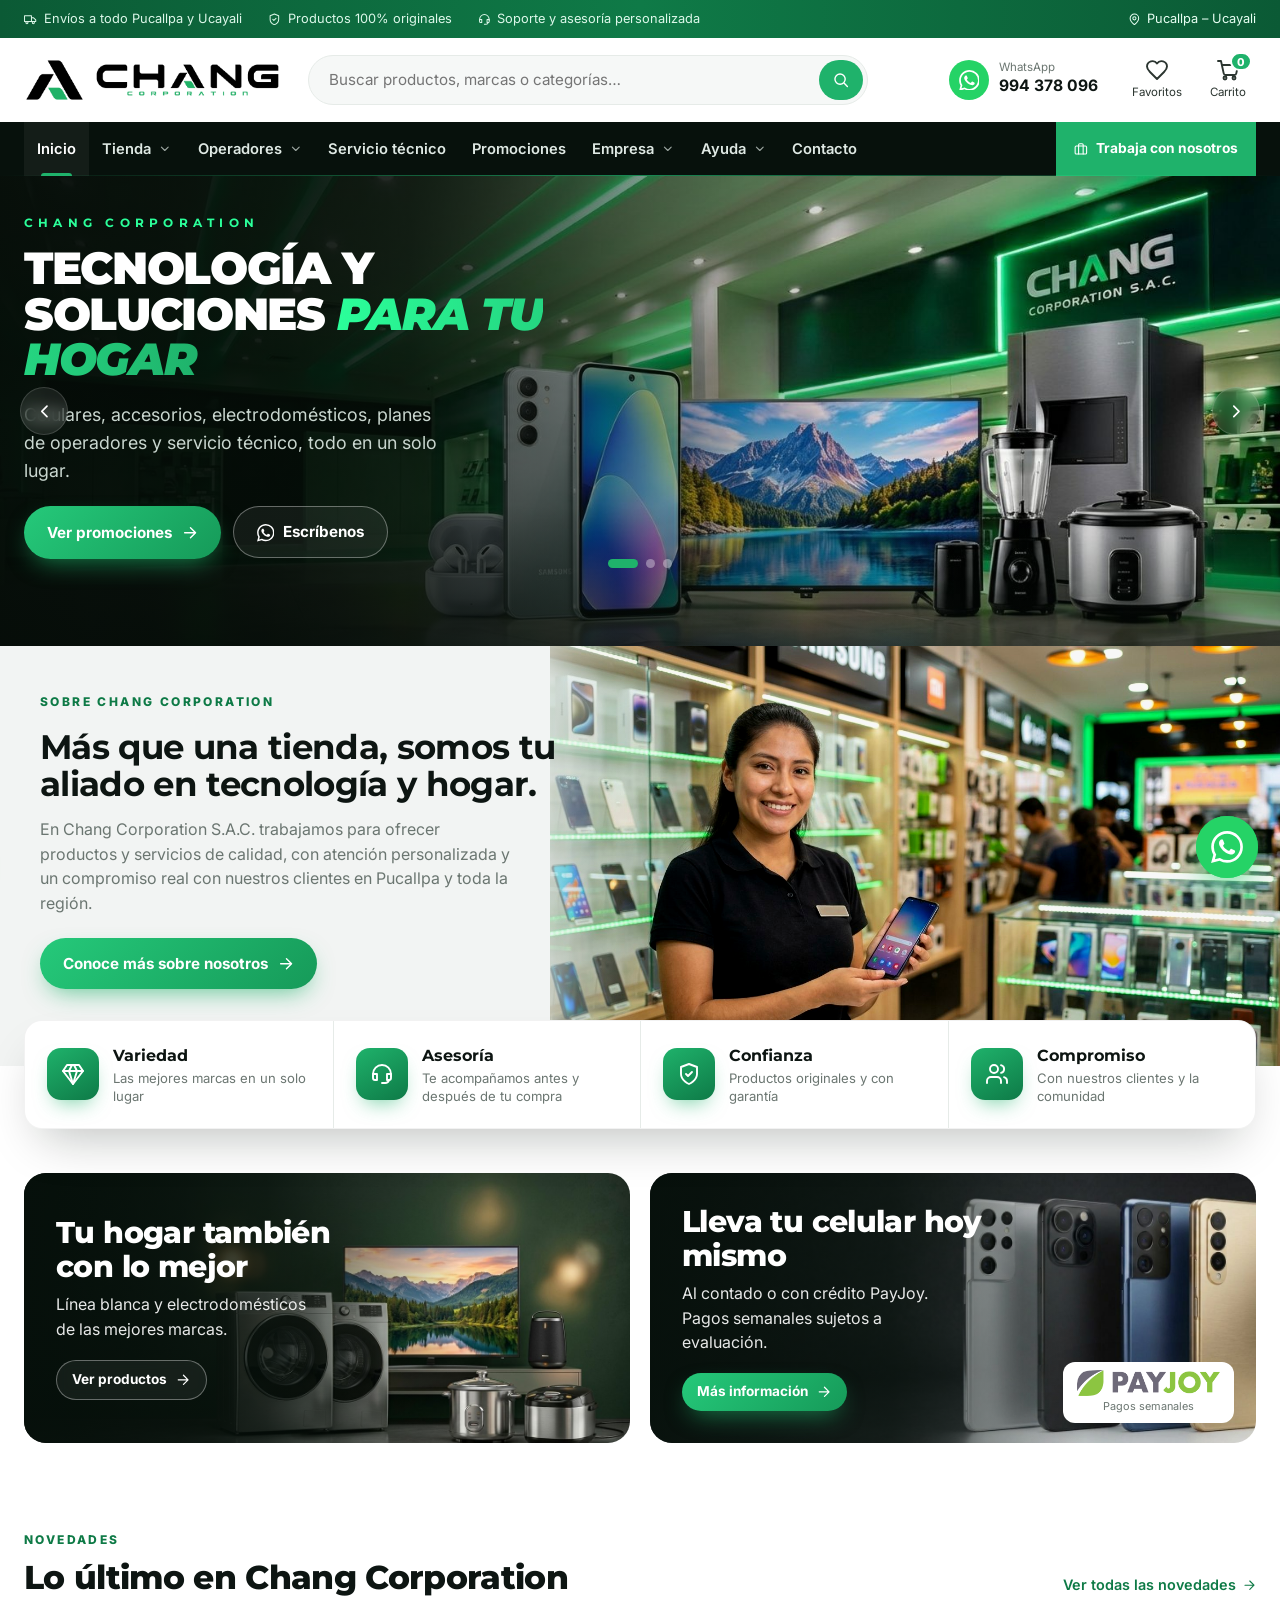
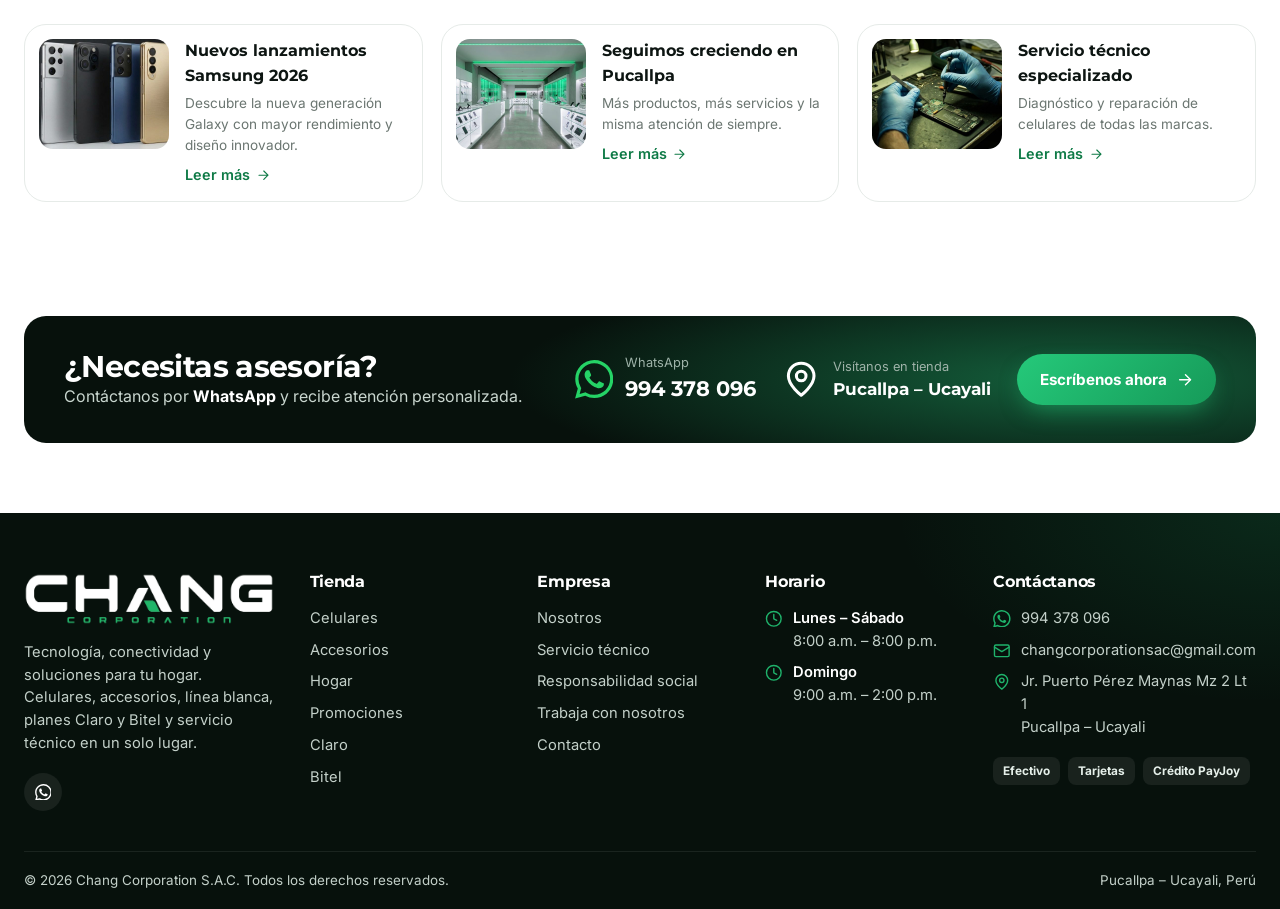
<file: index.html>
<!DOCTYPE html>
<html lang="es">
<head>
<meta charset="utf-8">
<meta name="viewport" content="width=device-width,initial-scale=1">
<title>Chang Corporation S.A.C. | Celulares, accesorios y hogar en Pucallpa</title>
<meta name="description" content="Celulares, accesorios, electrodomésticos, planes Claro y Bitel y servicio técnico en Pucallpa – Ucayali. Compra al contado o con crédito PayJoy.">
<meta name="theme-color" content="#07110c">
<meta property="og:type" content="website">
<meta property="og:title" content="Chang Corporation S.A.C. | Celulares, accesorios y hogar en Pucallpa">
<meta property="og:description" content="Celulares, accesorios, electrodomésticos, planes Claro y Bitel y servicio técnico en Pucallpa – Ucayali. Compra al contado o con crédito PayJoy.">
<meta property="og:image" content="img/og-image.jpg">
<link rel="icon" type="image/png" href="img/favicon-32.png">
<link rel="apple-touch-icon" href="img/apple-touch-icon.png">
<link rel="preconnect" href="https://fonts.googleapis.com">
<link rel="preconnect" href="https://fonts.gstatic.com" crossorigin>
<link href="https://fonts.googleapis.com/css2?family=Caveat:wght@600;700&family=Inter:wght@400;500;600;700;800&family=Montserrat:ital,wght@0,600;0,700;0,800;0,900;1,900&display=swap" rel="stylesheet">
<link rel="stylesheet" href="css/styles.css">
</head>
<body data-page="inicio">
<div class="loader"><img src="img/icono-a.png" alt=""></div>
<div id="site-header"></div>
<main>
<section class="hero"><div class="slides">
  <div class="slide on"><div class="slide-bg photo" style="background-image:url(img/fotos/hero-portada.jpg)"></div><div class="wrap">
    <div class="reveal-s">
      <div class="s-eyebrow">Chang Corporation</div>
      <h1 class="s-title long">Tecnología y soluciones <em>para tu hogar</em></h1>
      <p class="s-text">Celulares, accesorios, electrodomésticos, planes de operadores y servicio técnico, todo en un solo lugar.</p>
      <div class="s-feats"><div><span data-ic="shield"></span><span>Productos<br>100% originales</span></div><div><span data-ic="truck"></span><span>Envíos rápidos<br>en Pucallpa y Ucayali</span></div><div><span data-ic="gear"></span><span>Garantía<br>oficial</span></div><div><span data-ic="headset"></span><span>Asesoría<br>personalizada</span></div></div>
      <div class="s-btns"><a class="btn btn-g" href="promociones.html">Ver promociones <span data-ic="arrow"></span></a><a class="btn btn-o" data-wa=""><span data-ic="wa"></span>Escríbenos</a></div>
    </div>
    <div class="s-art"></div>
  </div></div>

  <div class="slide"><div class="slide-bg photo fit" style="background-image:url(img/fotos/hero-hogar.jpg);background-color:#0f2418"></div><div class="wrap">
    <div class="reveal-s">
      <div class="s-eyebrow">Hogar y línea blanca</div>
      <h1 class="s-title long">Tu hogar también <em>con lo mejor</em></h1>
      <p class="s-text">Televisores, refrigeradoras, lavadoras, cocina y pequeños electrodomésticos de las mejores marcas.</p>
      <div class="s-feats"><div><span data-ic="tv"></span><span>Smart TV<br>4K UHD</span></div><div><span data-ic="fridge"></span><span>Línea<br>blanca</span></div><div><span data-ic="pot"></span><span>Cocina y<br>electro</span></div><div><span data-ic="card"></span><span>Pago al contado<br>o con tarjeta</span></div></div>
      <div class="s-btns"><a class="btn btn-g" href="hogar.html">Ver productos <span data-ic="arrow"></span></a><a class="btn btn-o" href="promociones.html">Ver ofertas</a></div>
    </div>
    <div class="s-art"></div>
  </div></div>

  <div class="slide"><div class="slide-bg photo fit" style="background-image:url(img/fotos/hero-payjoy.jpg);background-color:#1c1d1f"></div><div class="wrap">
    <div class="reveal-s">
      <div class="s-eyebrow">Crédito PayJoy</div>
      <h1 class="s-title long">Lleva tu celular <em>hoy mismo</em></h1>
      <p class="s-text">Al contado o con crédito PayJoy. Pagos semanales sujetos a evaluación, solo con tu DNI.</p>
      <div class="s-feats"><div><span data-ic="checkc"></span><span>Aprobación<br>rápida</span></div><div><span data-ic="calendar"></span><span>Pagos<br>semanales</span></div><div><span data-ic="phone"></span><span>Estrena<br>hoy</span></div><div><span data-ic="headset"></span><span>Te asesoramos<br>en tienda</span></div></div>
      <div class="s-btns"><a class="btn btn-g" data-wa="Hola, quiero información sobre el crédito PayJoy.">Quiero mi crédito <span data-ic="arrow"></span></a><a class="btn btn-o" href="celulares.html">Ver celulares</a></div>
    </div>
    <div class="s-art"><div class="pj-card"><img src="img/logos/payjoy.png" alt="PayJoy"><small>Pagos semanales</small></div></div>
  </div></div>
</div>
<div class="hero-ctrl"><button class="h-arrow h-prev" aria-label="Anterior"><span data-ic="left"></span></button><button class="h-arrow h-next" aria-label="Siguiente"><span data-ic="right"></span></button><div class="dots"></div></div>
</section>
<section class="sec-sm home-about"><div class="wrap"><div class="about2 rv">
  <img class="ab2-photo" src="img/fotos/nosotros-tienda.jpg" alt="Asesora de Chang Corporation atendiendo en tienda" loading="lazy">
  <div class="ab2-l">
    <span class="eyebrow">Sobre Chang Corporation</span>
    <h2>Más que una tienda, somos tu aliado en tecnología y hogar.</h2>
    <p>En Chang Corporation S.A.C. trabajamos para ofrecer productos y servicios de calidad, con atención personalizada y un compromiso real con nuestros clientes en Pucallpa y toda la región.</p>
    <a class="btn btn-g" href="nosotros.html">Conoce más sobre nosotros <span data-ic="arrow"></span></a>
  </div>
</div></div><div class="wrap bar-wrap"><div class="ben-bar rv">
  <div class="bb"><span class="bb-ic" data-ic="gem"></span><span><b>Variedad</b><small>Las mejores marcas en un solo lugar</small></span></div>
  <div class="bb"><span class="bb-ic" data-ic="headset"></span><span><b>Asesoría</b><small>Te acompañamos antes y después de tu compra</small></span></div>
  <div class="bb"><span class="bb-ic" data-ic="shield"></span><span><b>Confianza</b><small>Productos originales y con garantía</small></span></div>
  <div class="bb"><span class="bb-ic" data-ic="users"></span><span><b>Compromiso</b><small>Con nuestros clientes y la comunidad</small></span></div>
</div></div>
</section>

<section class="sec-sm"><div class="wrap"><div class="banners">
  <a class="bnr ph rv" href="hogar.html" style="background-image:url(img/fotos/hero-hogar.jpg)"><h3>Tu hogar también con lo mejor</h3><p>Línea blanca y electrodomésticos de las mejores marcas.</p><span class="btn btn-o btn-sm" style="align-self:flex-start">Ver productos <span data-ic="arrow"></span></span></a>
  <a class="bnr ph rv d1" data-wa="Hola, quiero información sobre el crédito PayJoy." style="background-image:url(img/fotos/hero-payjoy.jpg)"><h3>Lleva tu celular hoy mismo</h3><p>Al contado o con crédito PayJoy. Pagos semanales sujetos a evaluación.</p><span class="btn btn-g btn-sm" style="align-self:flex-start">Más información <span data-ic="arrow"></span></span><span class="pj-chip"><img src="img/logos/payjoy.png" alt="PayJoy"><small>Pagos semanales</small></span></a>
</div></div></section>

<section class="sec-sm" id="novedades"><div class="wrap">
  <div class="sec-hd rv"><div><span class="eyebrow">Novedades</span><h2>Lo último en Chang Corporation</h2></div><a class="link-more" href="nosotros.html">Ver todas las novedades <span data-ic="arrow"></span></a></div>
  <div class="news">
    <article class="nw rv"><div class="nw-art ph"><img src="img/fotos/nov-lanzamientos.jpg" alt="Nuevos celulares" loading="lazy"></div><div><b>Nuevos lanzamientos Samsung 2026</b><p>Descubre la nueva generación Galaxy con mayor rendimiento y diseño innovador.</p><a class="link-more" href="celulares.html?q=Samsung">Leer más <span data-ic="arrow"></span></a></div></article>
    <article class="nw rv d1"><div class="nw-art ph"><img src="img/fotos/nov-tienda.jpg" alt="Tienda Chang Corporation" loading="lazy"></div><div><b>Seguimos creciendo en Pucallpa</b><p>Más productos, más servicios y la misma atención de siempre.</p><a class="link-more" href="nosotros.html">Leer más <span data-ic="arrow"></span></a></div></article>
    <article class="nw rv d2"><div class="nw-art ph"><img src="img/fotos/nov-servicio.jpg" alt="Servicio técnico" loading="lazy"></div><div><b>Servicio técnico especializado</b><p>Diagnóstico y reparación de celulares de todas las marcas.</p><a class="link-more" href="servicio-tecnico.html">Leer más <span data-ic="arrow"></span></a></div></article>
  </div>
</div></section>
</main>
<div id="site-footer"></div>
<script src="js/data.js"></script>
<script src="js/app.js"></script>
</body>
</html>
</file>
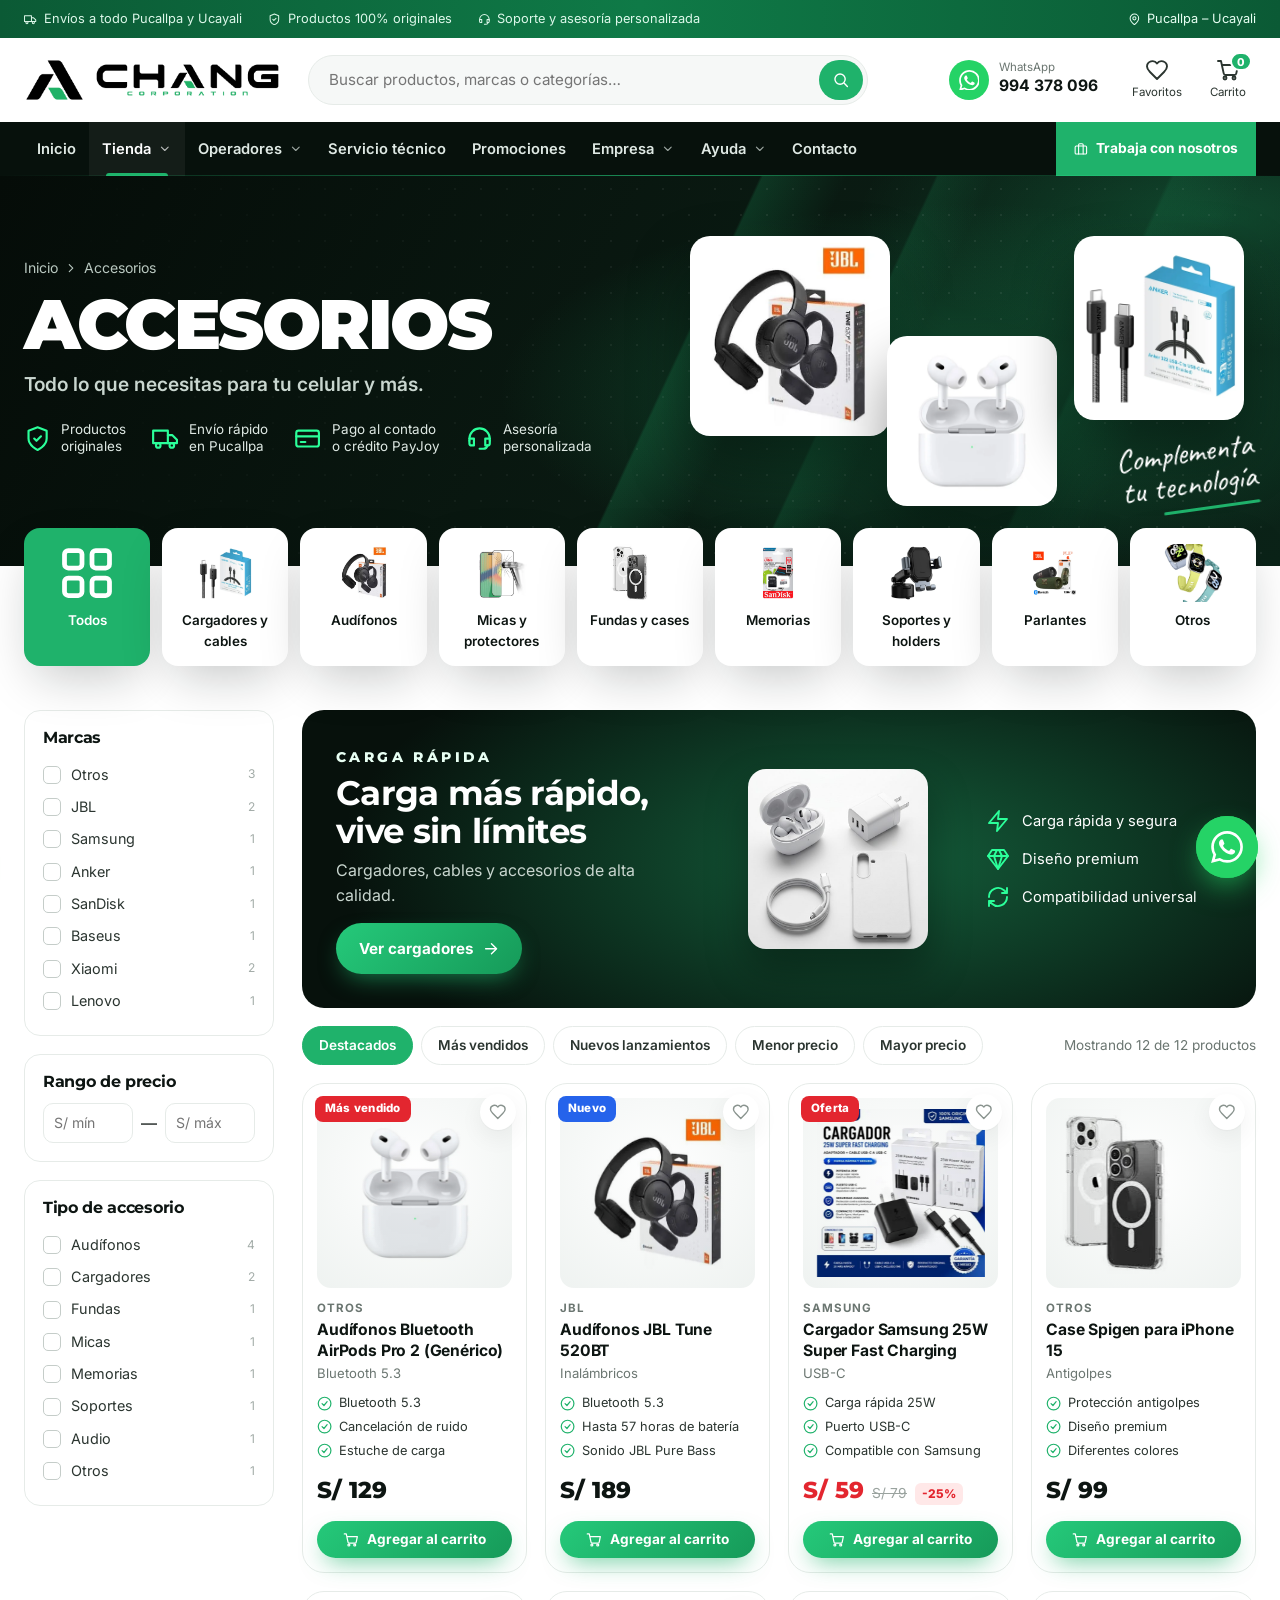
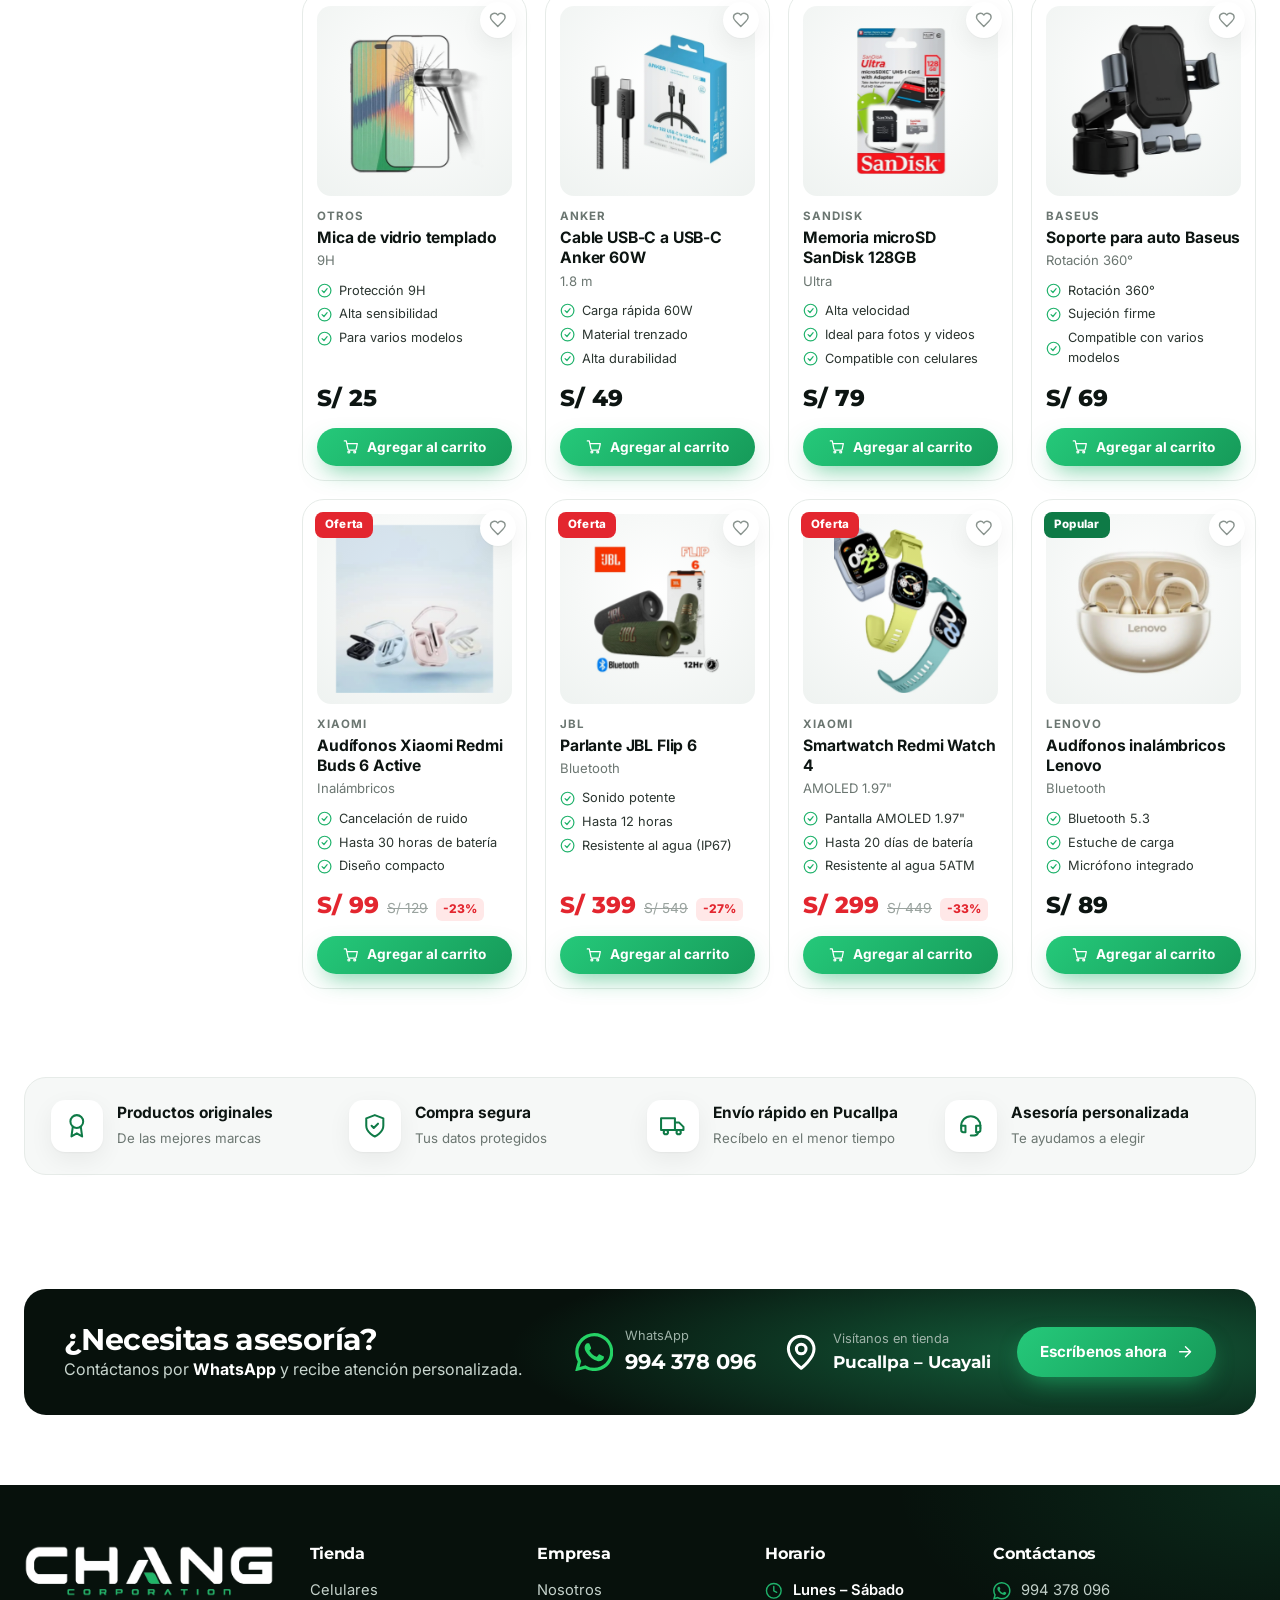
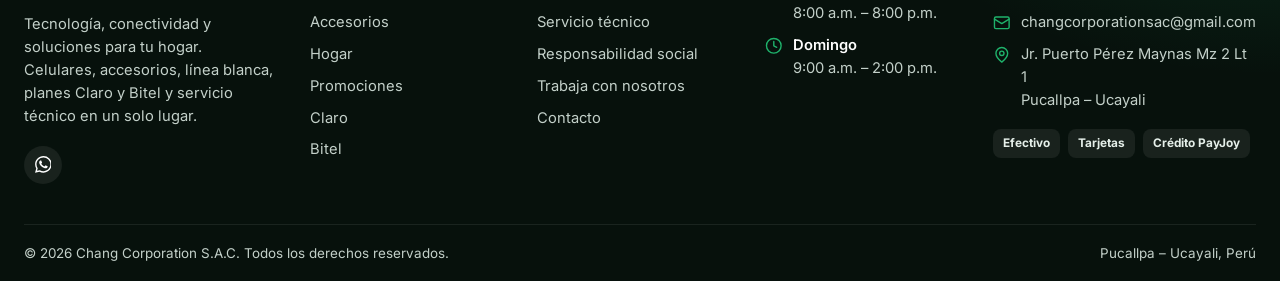
<file: accesorios.html>
<!DOCTYPE html>
<html lang="es">
<head>
<meta charset="utf-8">
<meta name="viewport" content="width=device-width,initial-scale=1">
<title>Accesorios | Chang Corporation – Pucallpa</title>
<meta name="description" content="Audífonos, cargadores, cables, micas, cases, memorias y más para tu celular en Pucallpa.">
<meta name="theme-color" content="#07110c">
<meta property="og:type" content="website">
<meta property="og:title" content="Accesorios | Chang Corporation – Pucallpa">
<meta property="og:description" content="Audífonos, cargadores, cables, micas, cases, memorias y más para tu celular en Pucallpa.">
<meta property="og:image" content="img/og-image.jpg">
<link rel="icon" type="image/png" href="img/favicon-32.png">
<link rel="apple-touch-icon" href="img/apple-touch-icon.png">
<link rel="preconnect" href="https://fonts.googleapis.com">
<link rel="preconnect" href="https://fonts.gstatic.com" crossorigin>
<link href="https://fonts.googleapis.com/css2?family=Caveat:wght@600;700&family=Inter:wght@400;500;600;700;800&family=Montserrat:ital,wght@0,600;0,700;0,800;0,900;1,900&display=swap" rel="stylesheet">
<link rel="stylesheet" href="css/styles.css">
</head>
<body data-page="accesorios">
<div class="loader"><img src="img/icono-a.png" alt=""></div>
<div id="site-header"></div>
<main>
<section class="phero "><div class="slide-bg"></div><div class="wrap">
  <div class="reveal-s ph-txt">
    <div class="crumbs"><a href="index.html">Inicio</a><span data-ic="right"></span><span>Accesorios</span></div>
    <h1>Accesorios</h1><p class="lead">Todo lo que necesitas para tu celular y más.</p>
    <div class="s-feats"><div><span data-ic="shield"></span><span>Productos<br>originales</span></div><div><span data-ic="truck"></span><span>Envío rápido<br>en Pucallpa</span></div><div><span data-ic="card"></span><span>Pago al contado<br>o crédito PayJoy</span></div><div><span data-ic="headset"></span><span>Asesoría<br>personalizada</span></div></div>
  </div>
  <div class="phero-art"><img class="art-abs float" src="img/productos/jbl520.webp" alt="" style="width:200px;height:auto;left:2%;top:30px;border-radius:20px;box-shadow:0 30px 60px rgba(0,0,0,.4);background:#fff"><img class="art-abs float2" src="img/productos/airp.webp" alt="" style="width:170px;height:auto;left:36%;top:130px;border-radius:20px;box-shadow:0 30px 60px rgba(0,0,0,.4);background:#fff"><img class="art-abs float3" src="img/productos/anker.webp" alt="" style="width:170px;height:auto;right:2%;top:30px;border-radius:20px;box-shadow:0 30px 60px rgba(0,0,0,.4);background:#fff"><div class="script">Complementa<br>tu tecnología</div></div>
</div></section><div class="wrap"><div class="subcats "><button class="sc on" data-sub="all"><span class="sc-art"><span data-ic="grid"></span></span>Todos</button><button class="sc " data-sub="Cargadores"><span class="sc-art"><img src="img/productos/anker.webp" alt="" style="height:58px;width:58px;object-fit:cover;border-radius:12px"></span>Cargadores y cables</button><button class="sc " data-sub="Audífonos"><span class="sc-art"><img src="img/productos/jbl520.webp" alt="" style="height:58px;width:58px;object-fit:cover;border-radius:12px"></span>Audífonos</button><button class="sc " data-sub="Micas"><span class="sc-art"><img src="img/productos/mica.webp" alt="" style="height:58px;width:58px;object-fit:cover;border-radius:12px"></span>Micas y protectores</button><button class="sc " data-sub="Fundas"><span class="sc-art"><img src="img/productos/spigen.webp" alt="" style="height:58px;width:58px;object-fit:cover;border-radius:12px"></span>Fundas y cases</button><button class="sc " data-sub="Memorias"><span class="sc-art"><img src="img/productos/sd128.webp" alt="" style="height:58px;width:58px;object-fit:cover;border-radius:12px"></span>Memorias</button><button class="sc " data-sub="Soportes"><span class="sc-art"><img src="img/productos/baseus.webp" alt="" style="height:58px;width:58px;object-fit:cover;border-radius:12px"></span>Soportes y holders</button><button class="sc " data-sub="Audio"><span class="sc-art"><img src="img/productos/flip6.webp" alt="" style="height:58px;width:58px;object-fit:cover;border-radius:12px"></span>Parlantes</button><button class="sc " data-sub="Otros"><span class="sc-art"><img src="img/productos/watch4.webp" alt="" style="height:58px;width:58px;object-fit:cover;border-radius:12px"></span>Otros</button></div></div><section class="sec-sm"><div class="wrap"><div class="catalog" data-catalog data-cat="accesorios">
  <aside class="side">
    
    <div class="side-box"><h4>Marcas</h4><div data-f="marcas"></div></div>
    <div class="side-box"><h4>Rango de precio</h4><div class="range"><input name="min" type="number" min="0" placeholder="S/ mín"><span>—</span><input name="max" type="number" min="0" placeholder="S/ máx"></div></div>
    <div class="side-box"><h4>Tipo de accesorio</h4><div data-f="tipos"></div></div>
    <button class="btn btn-g btn-block filters-close" data-close>Ver resultados</button>
  </aside>
  <div>
    <div class="feat  rv"><div><span class="tag">CARGA RÁPIDA</span><h3>Carga más rápido, vive sin límites</h3><p>Cargadores, cables y accesorios de alta calidad.</p><a class="btn btn-g" href="#" data-sub="Cargadores">Ver cargadores <span data-ic="arrow"></span></a></div>
  <div class="f-art float"><img src="img/fotos/cat-accesorios.jpg" alt="" style="height:100%;width:auto;border-radius:18px;box-shadow:0 20px 40px rgba(0,0,0,.35)"></div><ul><li><span data-ic="zap"></span>Carga rápida y segura</li><li><span data-ic="gem"></span>Diseño premium</li><li><span data-ic="refresh"></span>Compatibilidad universal</li></ul></div>
    <div class="toolbar"><button class="pill filters-btn" data-openfilters><span data-ic="filter"></span> Filtros</button><button class="pill on" data-sort="dest">Destacados</button><button class="pill " data-sort="top">Más vendidos</button><button class="pill " data-sort="new">Nuevos lanzamientos</button><button class="pill " data-sort="low">Menor precio</button><button class="pill " data-sort="high">Mayor precio</button><span class="count" data-count></span></div>
    <div class="pgrid" data-grid></div>
  </div>
</div></div></section><section class="sec-sm"><div class="wrap"><div class="bens  rv"><div class="ben"><span class="b-ic" data-ic="award"></span><span><b>Productos originales</b><small>De las mejores marcas</small></span></div><div class="ben"><span class="b-ic" data-ic="shield"></span><span><b>Compra segura</b><small>Tus datos protegidos</small></span></div><div class="ben"><span class="b-ic" data-ic="truck"></span><span><b>Envío rápido en Pucallpa</b><small>Recíbelo en el menor tiempo</small></span></div><div class="ben"><span class="b-ic" data-ic="headset"></span><span><b>Asesoría personalizada</b><small>Te ayudamos a elegir</small></span></div></div></div></section>
</main>
<div id="site-footer"></div>
<script src="js/data.js"></script>
<script src="js/app.js"></script>
</body>
</html>
</file>
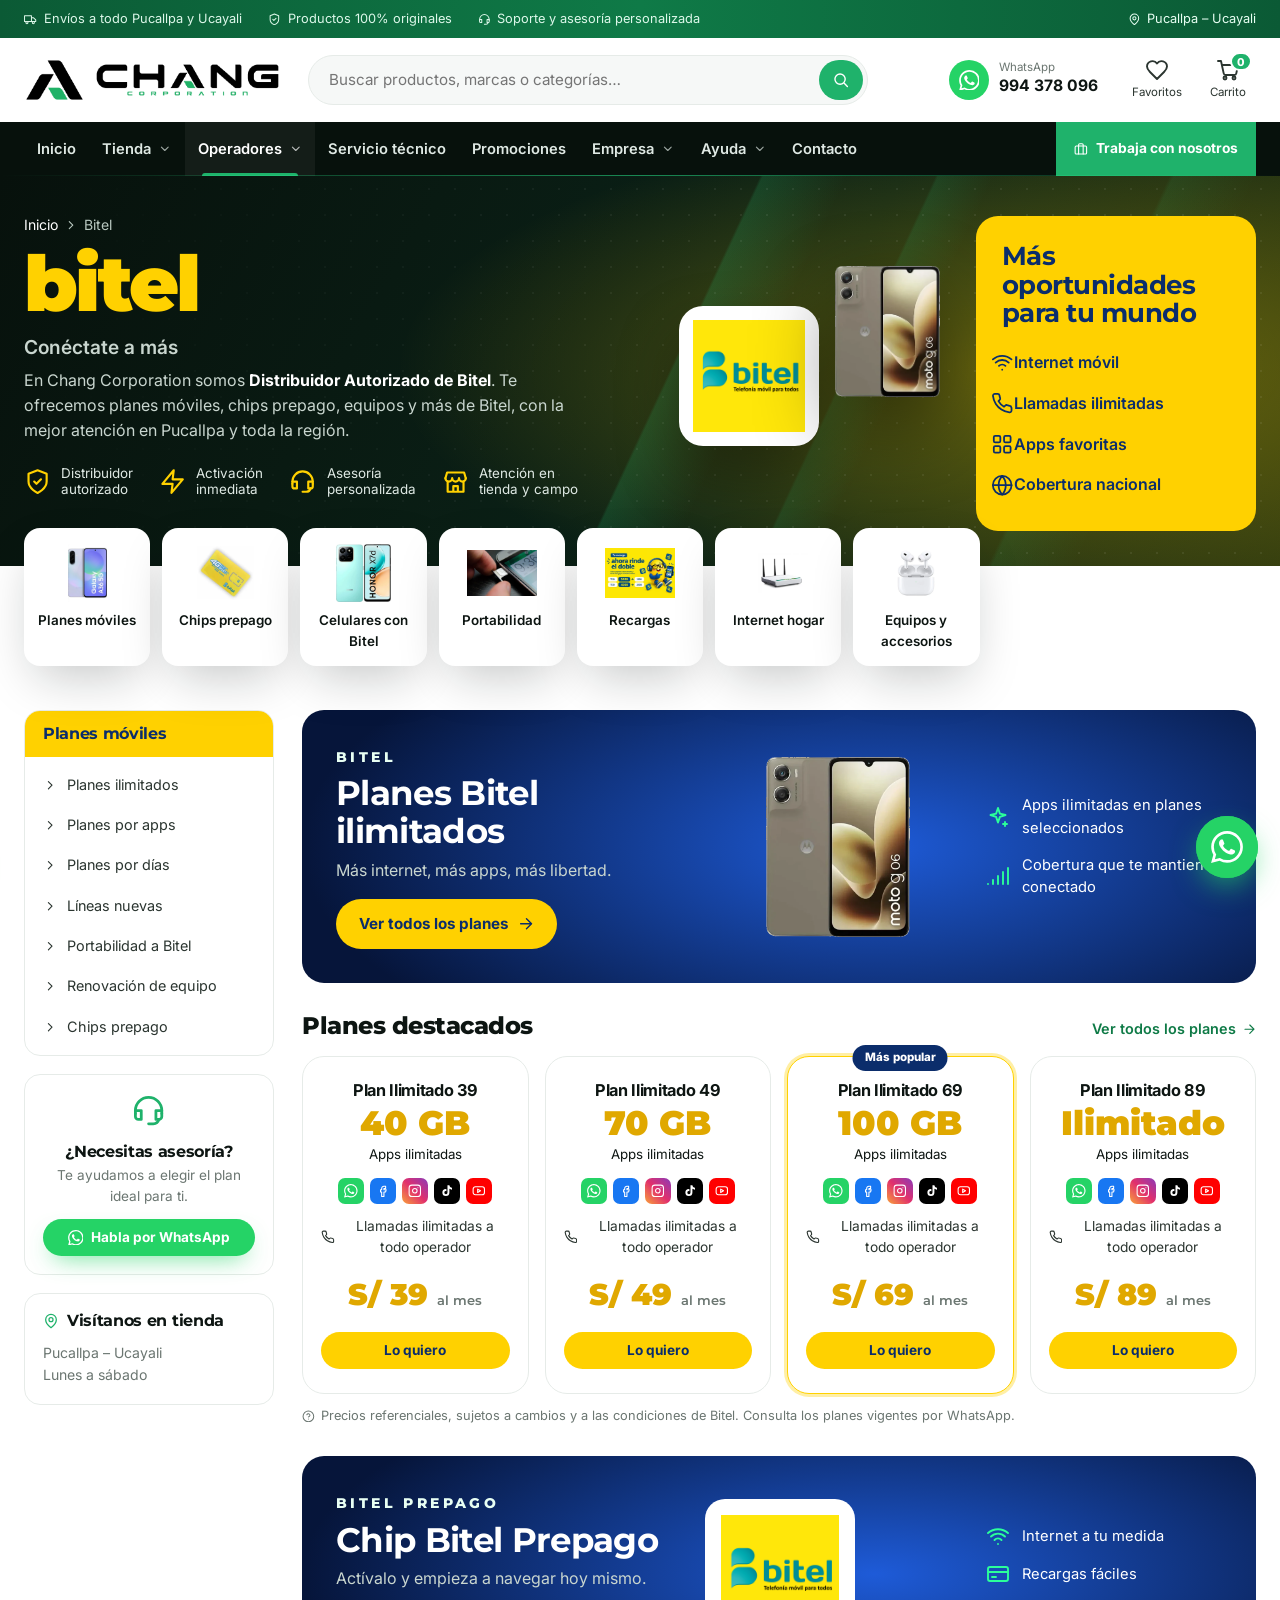
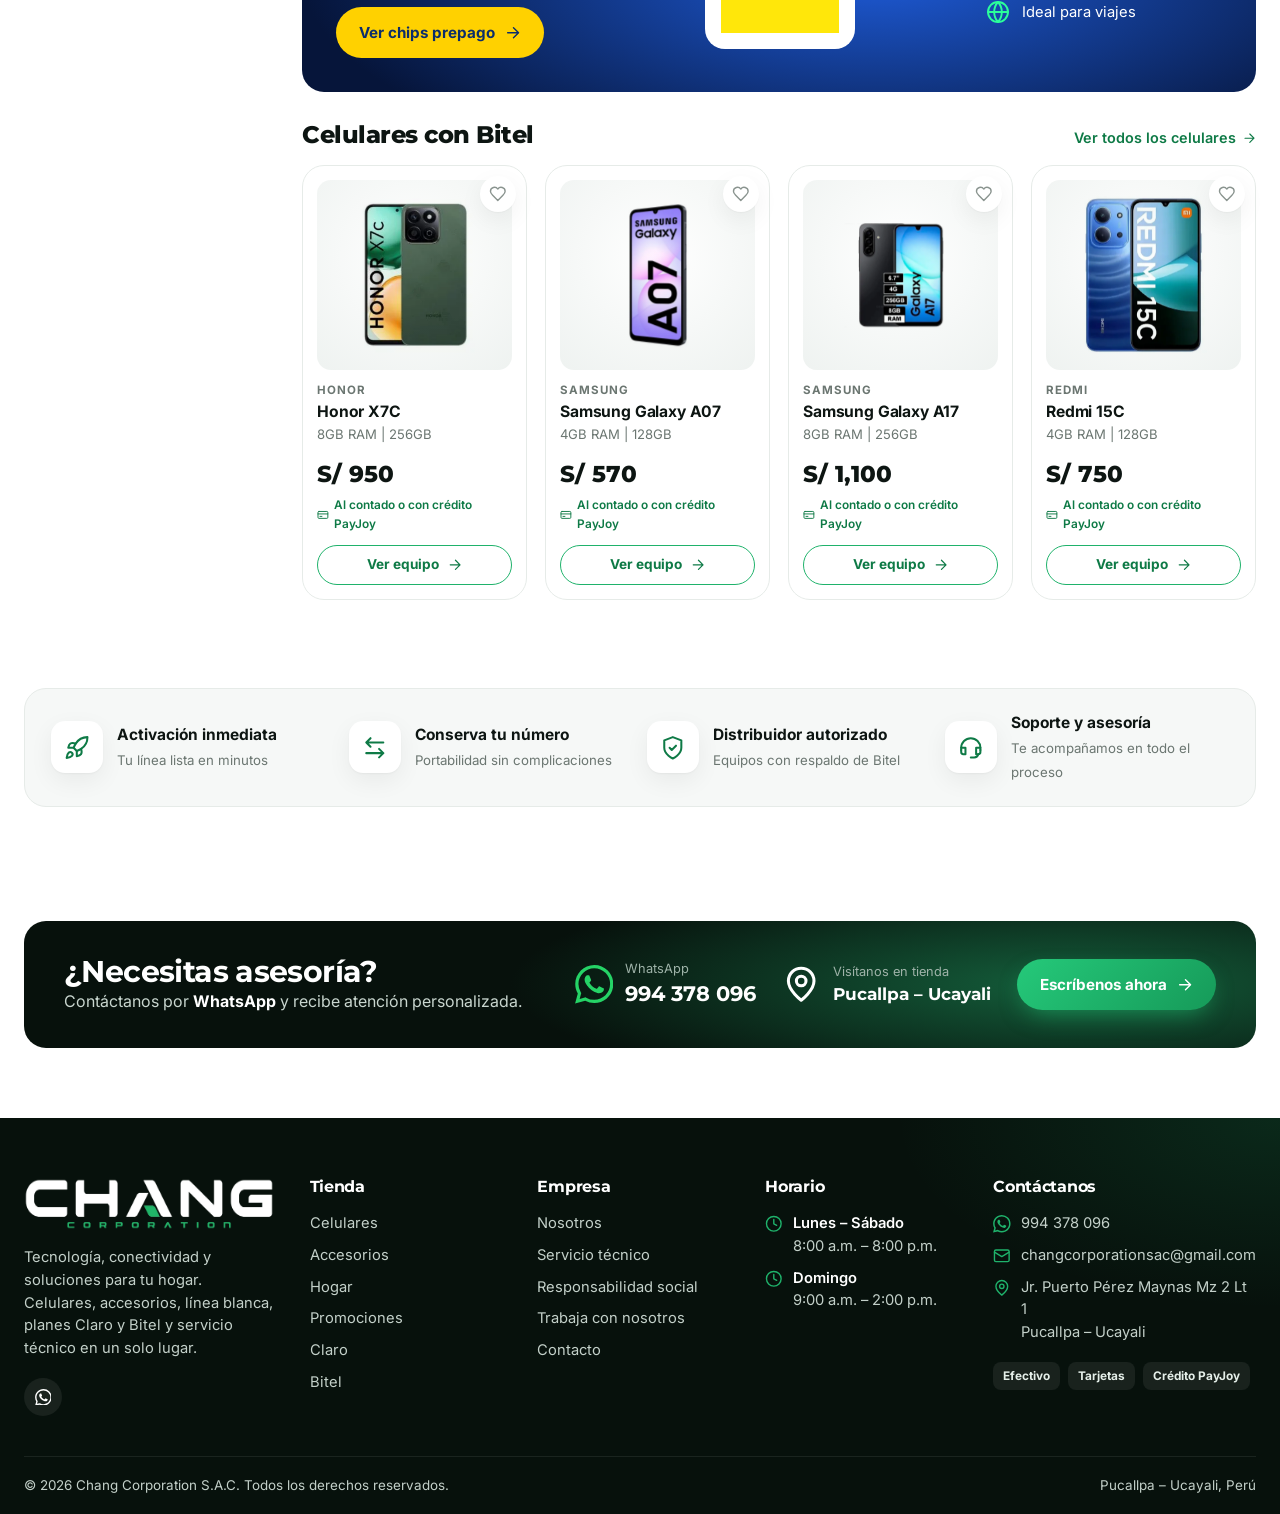
<file: bitel.html>
<!DOCTYPE html>
<html lang="es">
<head>
<meta charset="utf-8">
<meta name="viewport" content="width=device-width,initial-scale=1">
<title>Bitel | Planes, chips y equipos – Chang Corporation</title>
<meta name="description" content="Planes Bitel ilimitados, chips prepago, portabilidad y equipos en Pucallpa.">
<meta name="theme-color" content="#07110c">
<meta property="og:type" content="website">
<meta property="og:title" content="Bitel | Planes, chips y equipos – Chang Corporation">
<meta property="og:description" content="Planes Bitel ilimitados, chips prepago, portabilidad y equipos en Pucallpa.">
<meta property="og:image" content="img/og-image.jpg">
<link rel="icon" type="image/png" href="img/favicon-32.png">
<link rel="apple-touch-icon" href="img/apple-touch-icon.png">
<link rel="preconnect" href="https://fonts.googleapis.com">
<link rel="preconnect" href="https://fonts.gstatic.com" crossorigin>
<link href="https://fonts.googleapis.com/css2?family=Caveat:wght@600;700&family=Inter:wght@400;500;600;700;800&family=Montserrat:ital,wght@0,600;0,700;0,800;0,900;1,900&display=swap" rel="stylesheet">
<link rel="stylesheet" href="css/styles.css">
</head>
<body data-page="bitel">
<div class="loader"><img src="img/icono-a.png" alt=""></div>
<div id="site-header"></div>
<main>
<section class="phero bitel"><div class="slide-bg"></div><div class="wrap">
  <div class="reveal-s ph-txt">
    <div class="crumbs"><a href="index.html">Inicio</a><span data-ic="right"></span><span>Bitel</span></div>
    <h1><span style="color:var(--bitel)">bitel</span></h1><p class="lead">Conéctate a más</p><p>En Chang Corporation somos <b style='color:#fff'>Distribuidor Autorizado de Bitel</b>. Te ofrecemos planes móviles, chips prepago, equipos y más de Bitel, con la mejor atención en Pucallpa y toda la región.</p>
    <div class="s-feats"><div><span data-ic="shield"></span><span>Distribuidor<br>autorizado</span></div><div><span data-ic="zap"></span><span>Activación<br>inmediata</span></div><div><span data-ic="headset"></span><span>Asesoría<br>personalizada</span></div><div><span data-ic="store"></span><span>Atención en<br>tienda y campo</span></div></div>
  </div>
  <div class="phero-art"><div class="art-abs float" style="left:0;top:100px;width:140px;background:#fff;border-radius:24px;padding:14px;box-shadow:0 30px 60px rgba(0,0,0,.35)"><img src="img/logos/bitel.png" alt="Bitel" style="width:100%;display:block"></div><img class="art-abs float2" src="img/productos/cut-g06.webp" alt="" style="left:27%;top:60px;width:105px;height:auto;filter:drop-shadow(0 30px 40px rgba(0,0,0,.45))"><div class="op-side" style="position:absolute;right:0;top:10px;width:280px"><h3>Más oportunidades para tu mundo</h3><ul><li><span data-ic="wifi"></span>Internet móvil</li><li><span data-ic="call"></span>Llamadas ilimitadas</li><li><span data-ic="grid"></span>Apps favoritas</li><li><span data-ic="globe"></span>Cobertura nacional</li></ul></div></div>
</div></section><div class="wrap"><div class="subcats yel"><a class="sc" data-wa="Hola, quiero información de planes móviles Bitel"><span class="sc-art"><img src="img/productos/cut-a36.webp" alt="" style="height:58px;width:auto;max-width:70px;object-fit:contain;mix-blend-mode:multiply"></span>Planes móviles</a><a class="sc" data-wa="Hola, quiero un chip prepago Bitel"><span class="sc-art"><img src="img/productos/chip-bitel.webp" alt="" style="height:58px;width:auto;max-width:70px;object-fit:contain;mix-blend-mode:multiply"></span>Chips prepago</a><a class="sc" data-wa="Hola, quiero un celular con plan Bitel"><span class="sc-art"><img src="img/productos/cut-x7d.webp" alt="" style="height:58px;width:auto;max-width:70px;object-fit:contain;mix-blend-mode:multiply"></span>Celulares con Bitel</a><a class="sc" data-wa="Hola, quiero hacer portabilidad a Bitel"><span class="sc-art"><img src="img/productos/portabilidad.webp" alt="" style="height:58px;width:auto;max-width:70px;object-fit:contain;mix-blend-mode:multiply"></span>Portabilidad</a><a class="sc" data-wa="Hola, quiero hacer una recarga Bitel"><span class="sc-art"><img src="img/productos/recarga-bitel.webp" alt="" style="height:58px;width:auto;max-width:70px;object-fit:contain;mix-blend-mode:multiply"></span>Recargas</a><a class="sc" data-wa="Hola, quiero información de Internet Hogar Bitel"><span class="sc-art"><img src="img/productos/router-bitel.webp" alt="" style="height:58px;width:auto;max-width:70px;object-fit:contain;mix-blend-mode:multiply"></span>Internet hogar</a><a class="sc" data-wa="Hola, busco equipos y accesorios Bitel"><span class="sc-art"><img src="img/productos/airp.webp" alt="" style="height:58px;width:auto;max-width:70px;object-fit:contain;mix-blend-mode:multiply"></span>Equipos y accesorios</a></div></div><section class="sec-sm"><div class="wrap"><div class="catalog"><aside class="side"><div class="side-box hd yel"><h4>Planes móviles</h4><div class="sb-list"><a data-wa="Hola, quiero información de Bitel: Planes ilimitados"><span data-ic="right"></span>Planes ilimitados</a><a data-wa="Hola, quiero información de Bitel: Planes por apps"><span data-ic="right"></span>Planes por apps</a><a data-wa="Hola, quiero información de Bitel: Planes por días"><span data-ic="right"></span>Planes por días</a><a data-wa="Hola, quiero información de Bitel: Líneas nuevas"><span data-ic="right"></span>Líneas nuevas</a><a data-wa="Hola, quiero información de Bitel: Portabilidad a Bitel"><span data-ic="right"></span>Portabilidad a Bitel</a><a data-wa="Hola, quiero información de Bitel: Renovación de equipo"><span data-ic="right"></span>Renovación de equipo</a><a data-wa="Hola, quiero información de Bitel: Chips prepago"><span data-ic="right"></span>Chips prepago</a></div></div>
<div class="side-box" style="text-align:center"><span data-ic="headset" style="font-size:2.2rem;color:var(--g)"></span><h4 style="justify-content:center;margin:8px 0 4px">¿Necesitas asesoría?</h4><p style="font-size:.85rem;color:var(--mut);margin-bottom:12px">Te ayudamos a elegir el plan ideal para ti.</p><a class="btn btn-wa btn-sm btn-block" data-wa="Hola, quiero asesoría sobre planes Bitel."><span data-ic="wa"></span>Habla por WhatsApp</a></div>
<div class="side-box"><h4 style="justify-content:flex-start;gap:8px"><span data-ic="pin" style="color:var(--g)"></span>Visítanos en tienda</h4><p style="font-size:.88rem;color:var(--mut)"><span data-cfg="ciudad"></span><br>Lunes a sábado</p></div><button class="btn btn-g btn-block filters-close" data-close>Cerrar</button></aside><div>
  <div class="feat blue rv"><div><span class="tag">BITEL</span><h3>Planes Bitel ilimitados</h3><p>Más internet, más apps, más libertad.</p><a class="btn btn-g" data-wa="Hola, quiero información de planes ilimitados Bitel.">Ver todos los planes <span data-ic="arrow"></span></a></div>
  <div class="f-art float"><img src="img/productos/cut-g06.webp" alt="" style="width:100%;height:100%;object-fit:contain"></div><ul><li><span data-ic="sparkle"></span>Apps ilimitadas en planes seleccionados</li><li><span data-ic="signal"></span>Cobertura que te mantiene conectado</li></ul></div>
  <div class="sec-hd" style="margin:30px 0 16px"><h2 style="font-size:1.5rem">Planes destacados</h2><a class="link-more" data-wa="Hola, quiero ver todos los planes Bitel.">Ver todos los planes <span data-ic="arrow"></span></a></div>
  <div class="plans" data-plans="bitel"></div>
  <p class="ref-note"><span data-ic="help"></span>Precios referenciales, sujetos a cambios y a las condiciones de Bitel. Consulta los planes vigentes por WhatsApp.</p>
  <div style="margin-top:30px"><div class="feat blue rv"><div><span class="tag">BITEL PREPAGO</span><h3>Chip Bitel Prepago</h3><p>Actívalo y empieza a navegar hoy mismo.</p><a class="btn btn-g" data-wa="Hola, quiero un chip prepago Bitel.">Ver chips prepago <span data-ic="arrow"></span></a></div>
  <div class="f-art float" style="background:#fff;border-radius:20px;padding:16px;width:150px;height:auto;display:flex;align-items:center"><img src="img/logos/bitel.png" alt="Bitel" style="width:100%"></div><ul><li><span data-ic="wifi"></span>Internet a tu medida</li><li><span data-ic="card"></span>Recargas fáciles</li><li><span data-ic="globe"></span>Ideal para viajes</li></ul></div></div>
  <div class="sec-hd" style="margin:30px 0 16px"><h2 style="font-size:1.5rem">Celulares con Bitel</h2><a class="link-more" href="celulares.html">Ver todos los celulares <span data-ic="arrow"></span></a></div>
  <div class="pgrid" data-products="celulares:4" data-ver="1" data-compact="1"></div>
</div></div></div></section>
<section class="sec-sm"><div class="wrap"><div class="bens  rv"><div class="ben"><span class="b-ic" data-ic="rocket"></span><span><b>Activación inmediata</b><small>Tu línea lista en minutos</small></span></div><div class="ben"><span class="b-ic" data-ic="swap"></span><span><b>Conserva tu número</b><small>Portabilidad sin complicaciones</small></span></div><div class="ben"><span class="b-ic" data-ic="shield"></span><span><b>Distribuidor autorizado</b><small>Equipos con respaldo de Bitel</small></span></div><div class="ben"><span class="b-ic" data-ic="headset"></span><span><b>Soporte y asesoría</b><small>Te acompañamos en todo el proceso</small></span></div></div></div></section>
</main>
<div id="site-footer"></div>
<script src="js/data.js"></script>
<script src="js/app.js"></script>
</body>
</html>
</file>
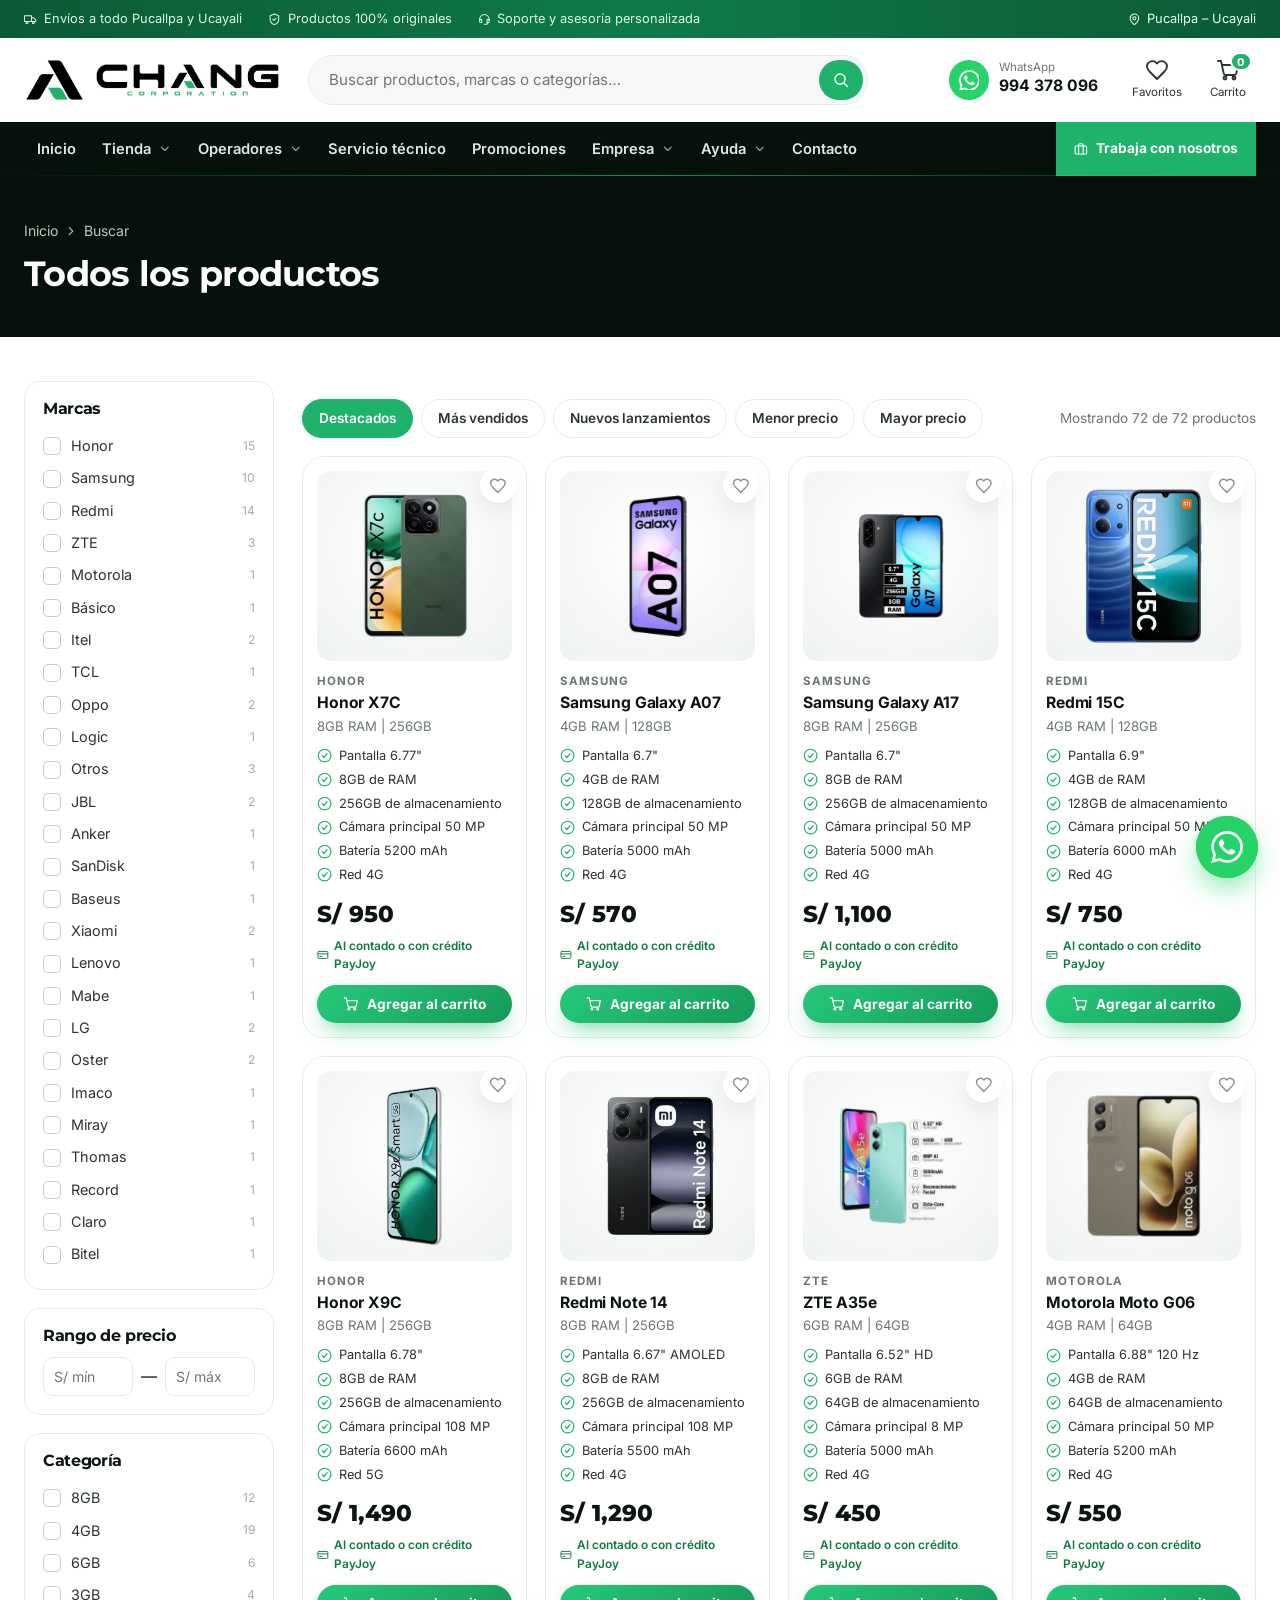
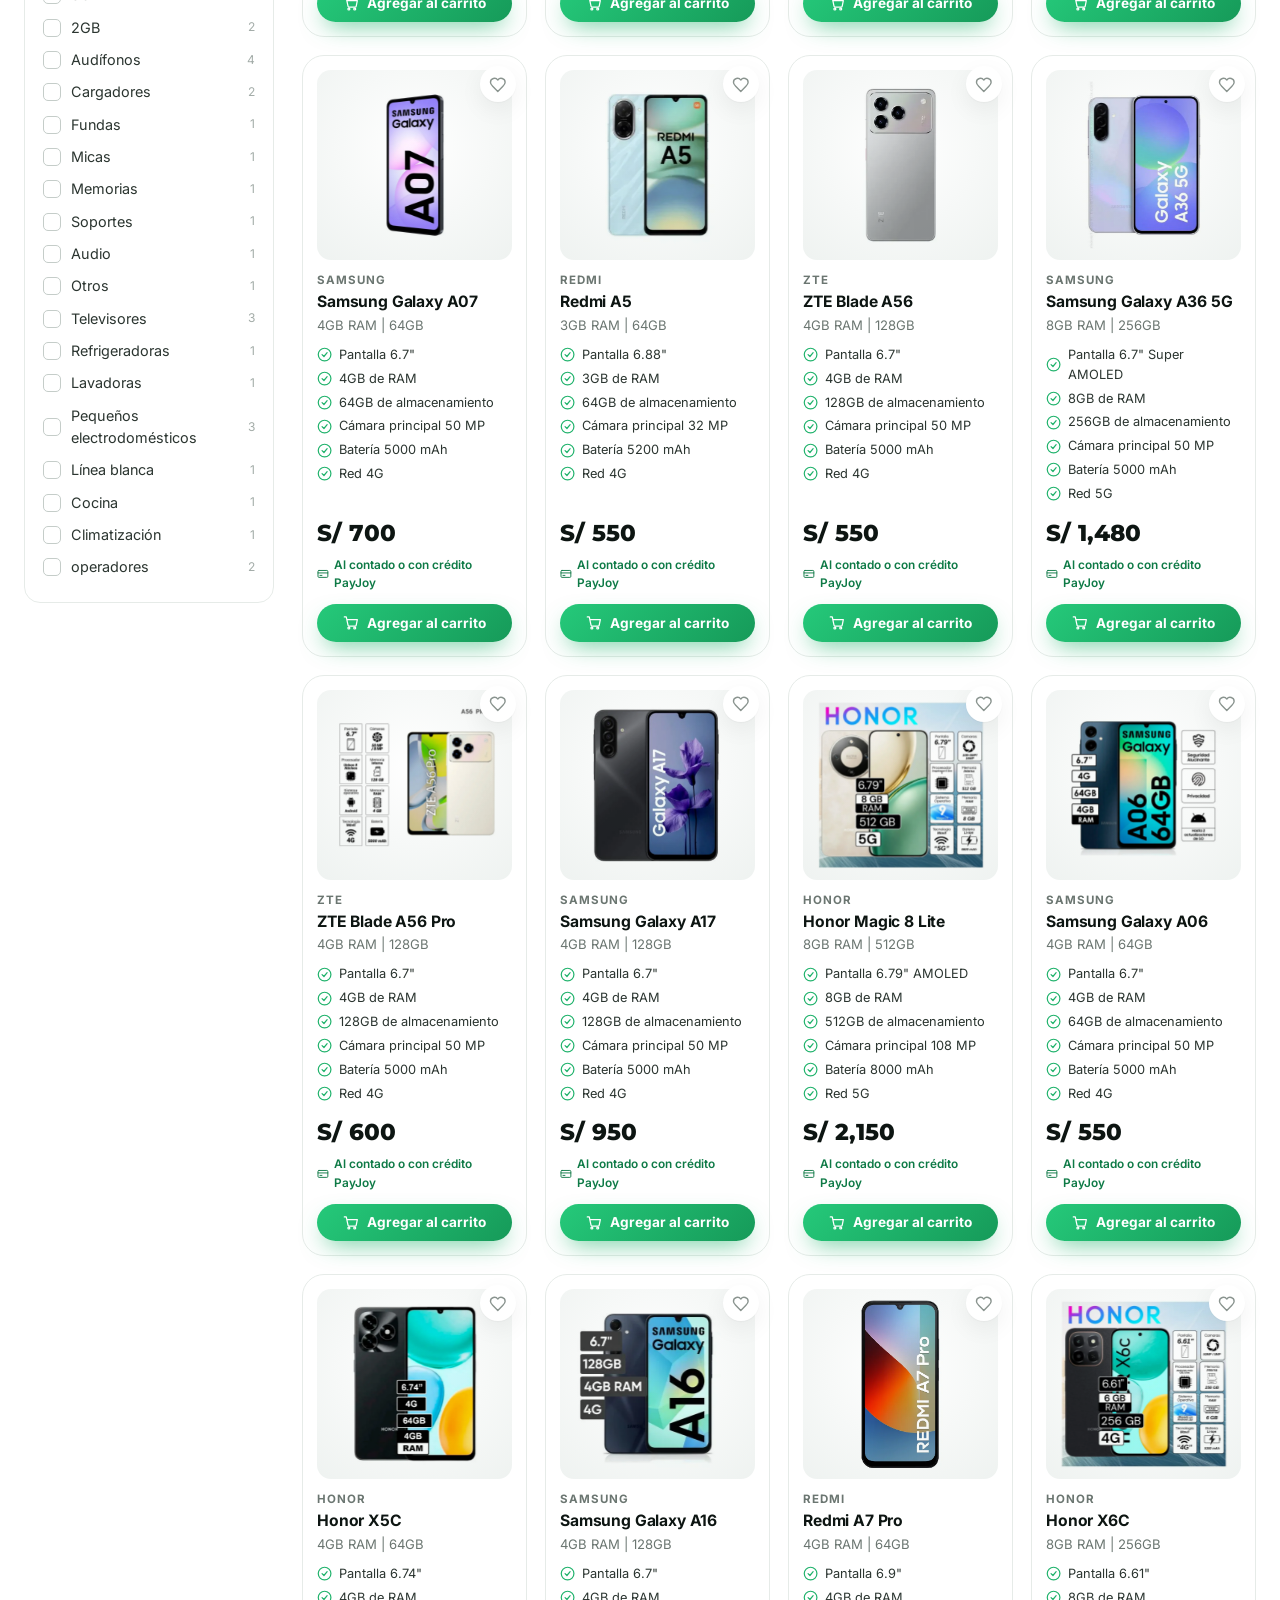
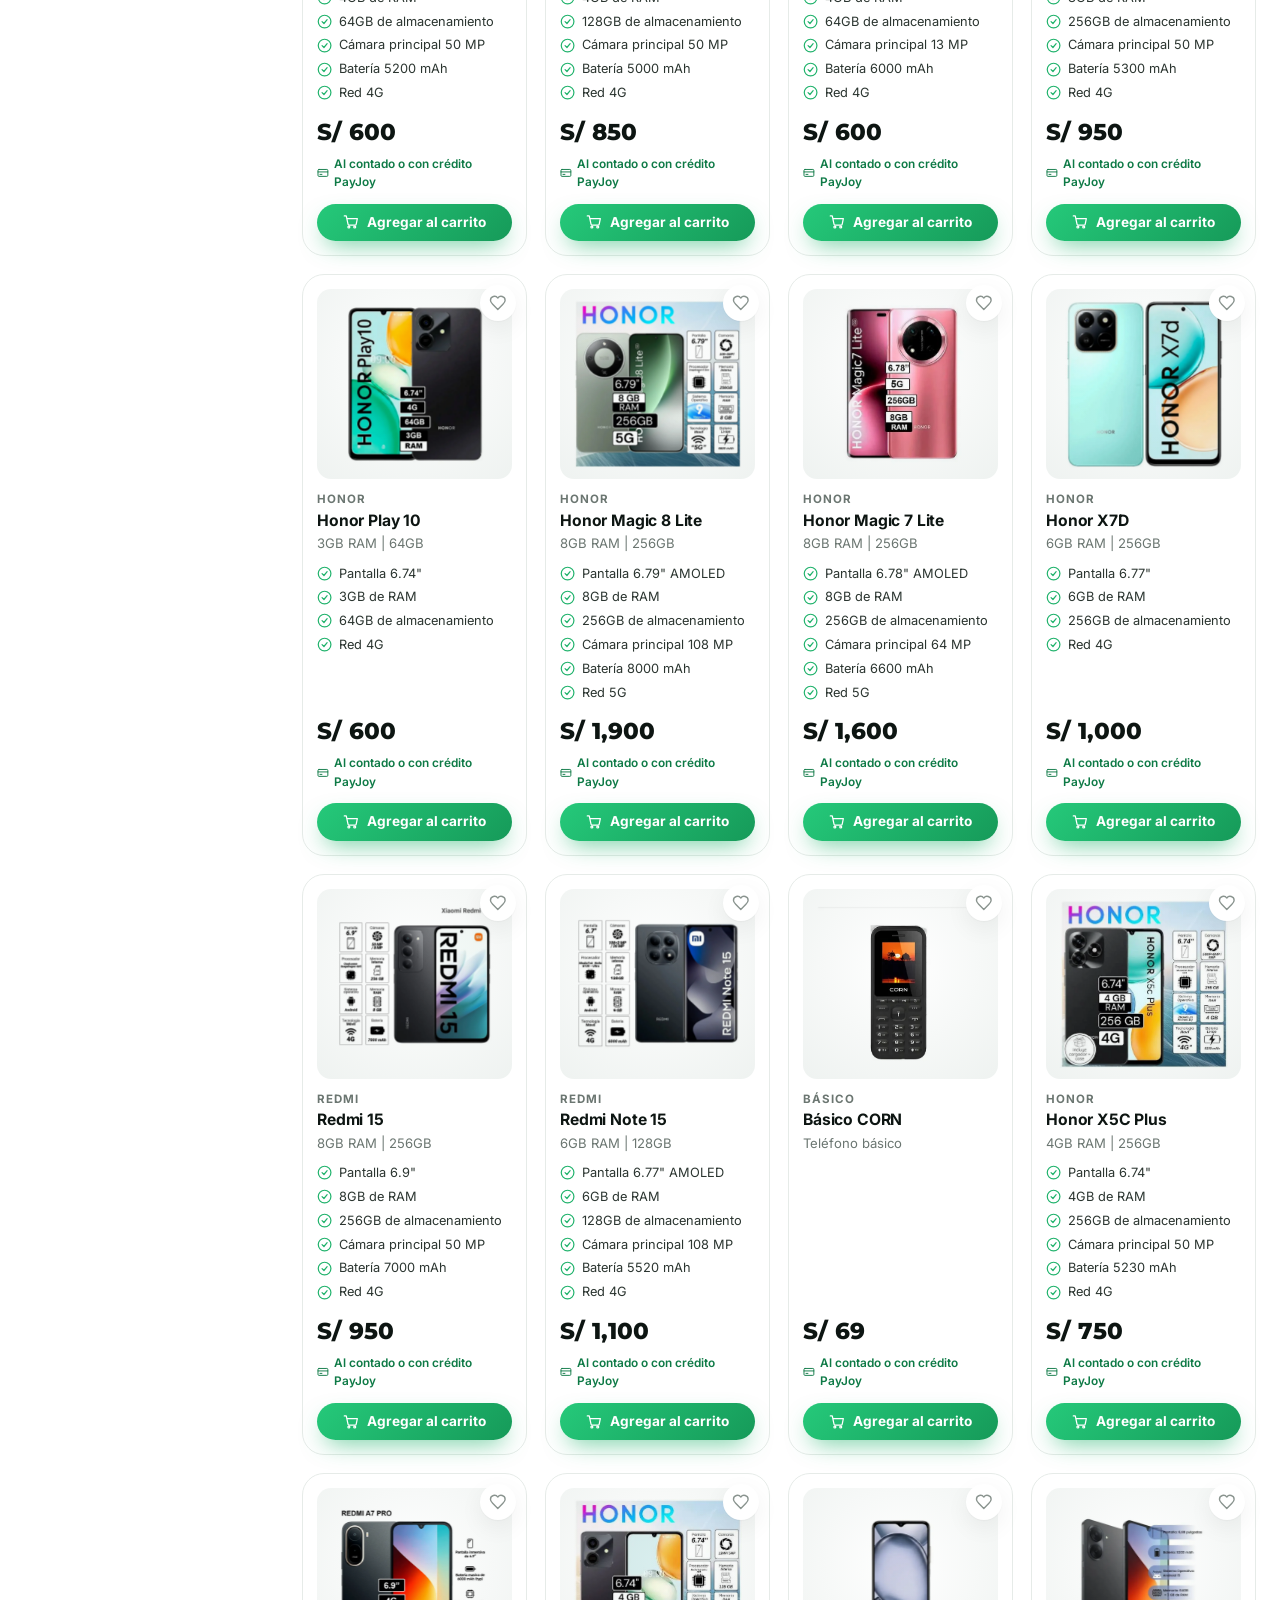
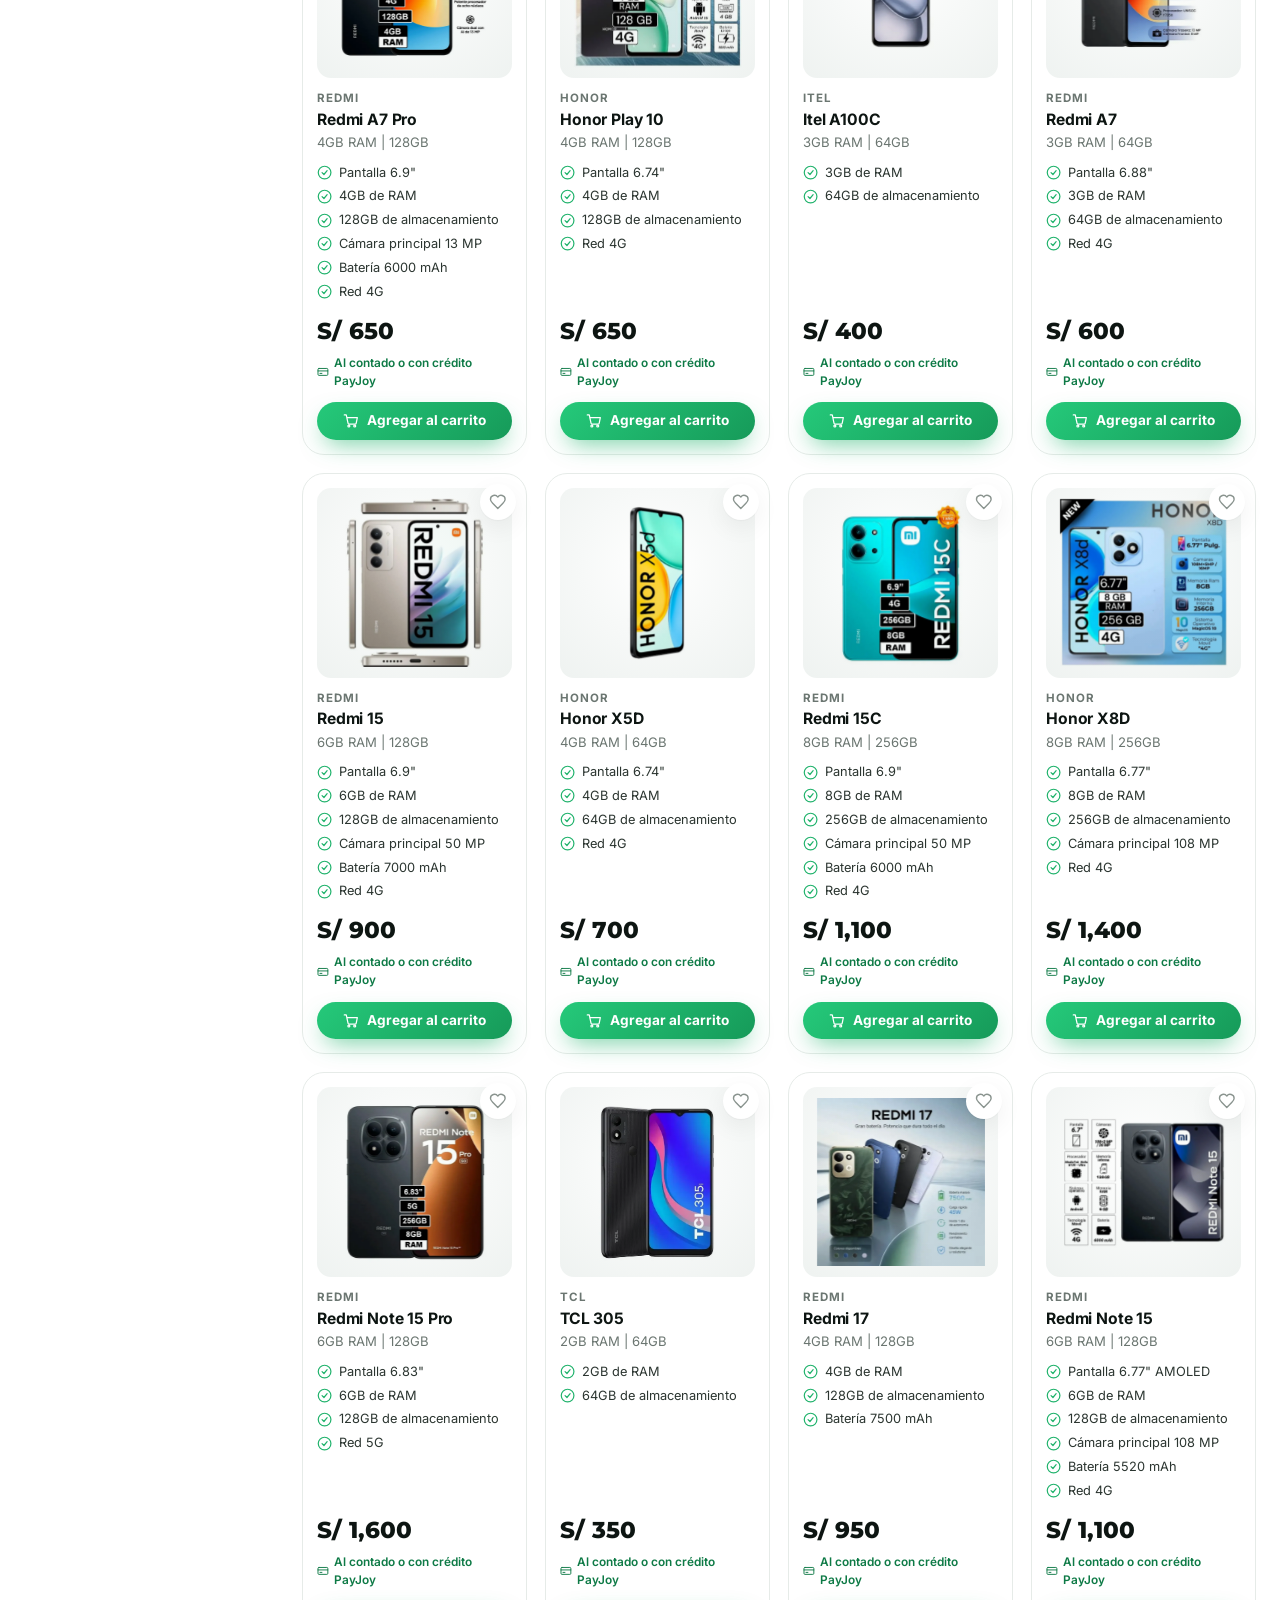
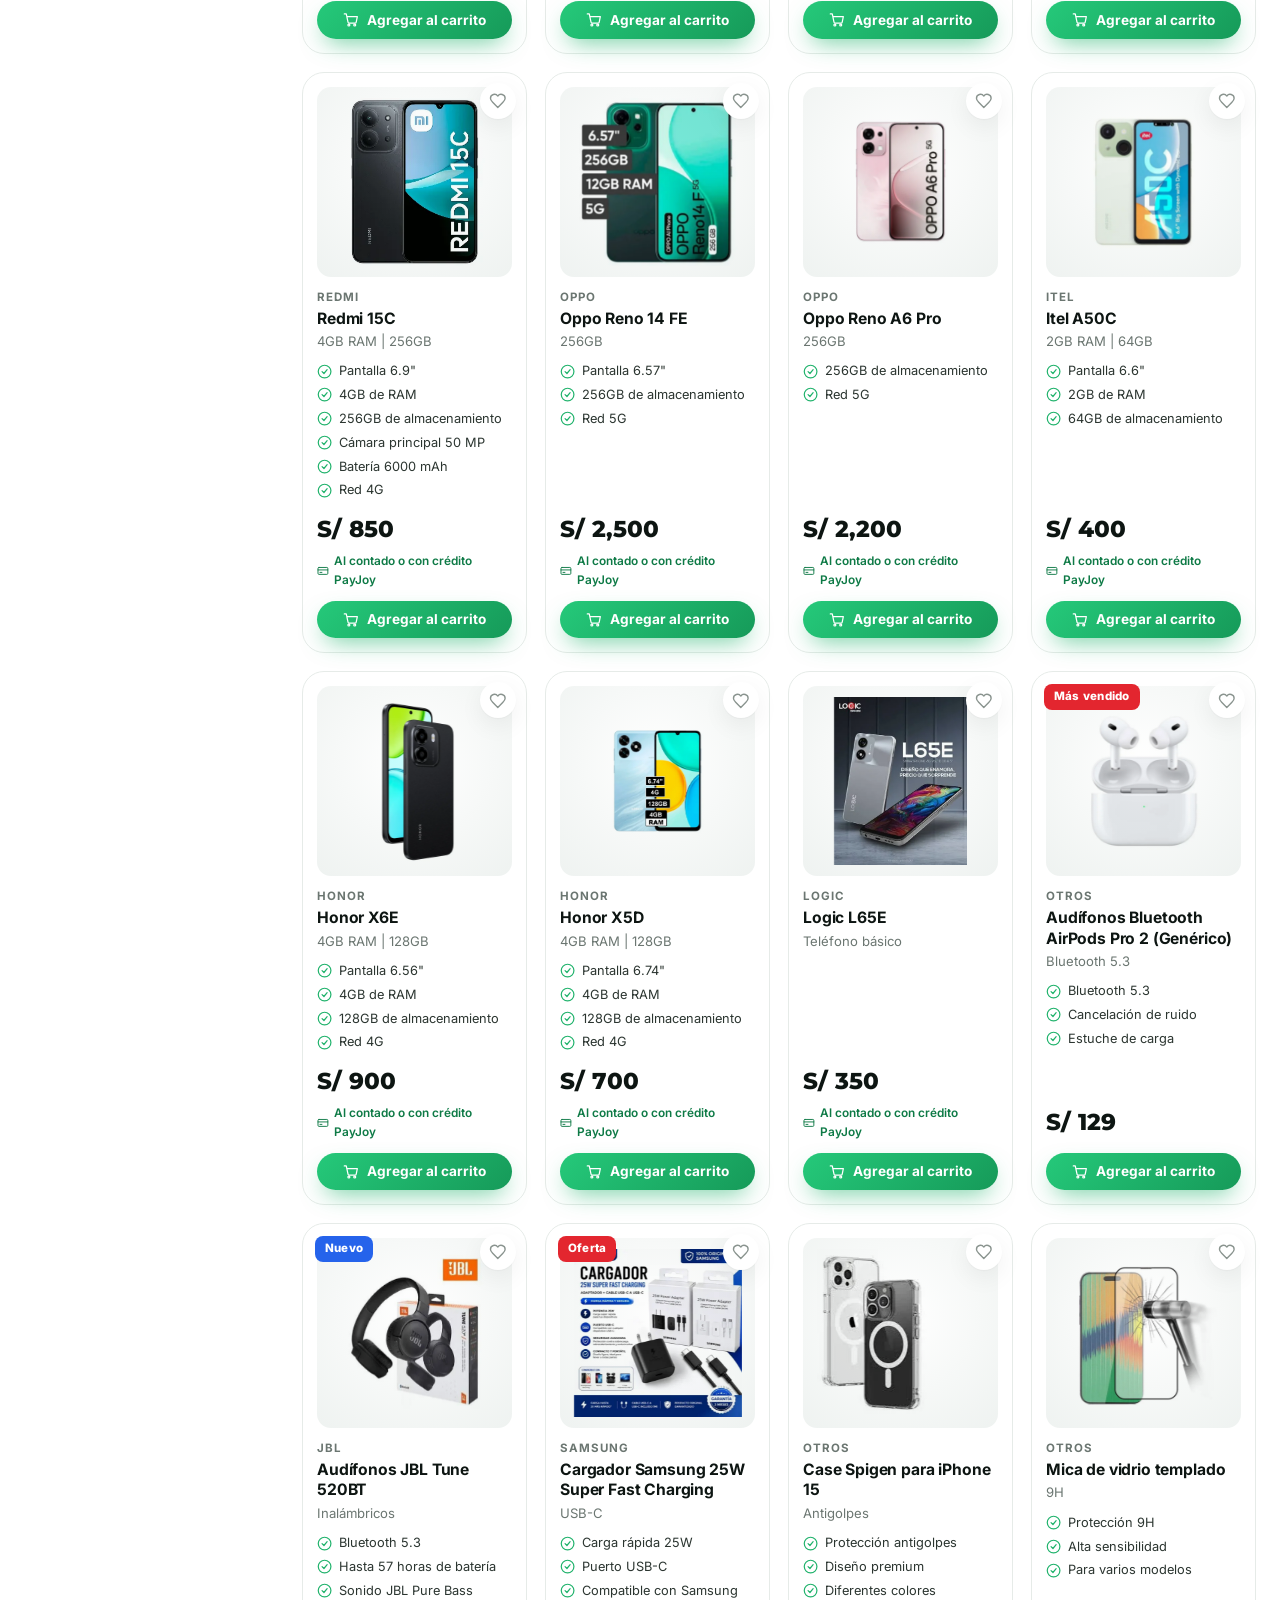
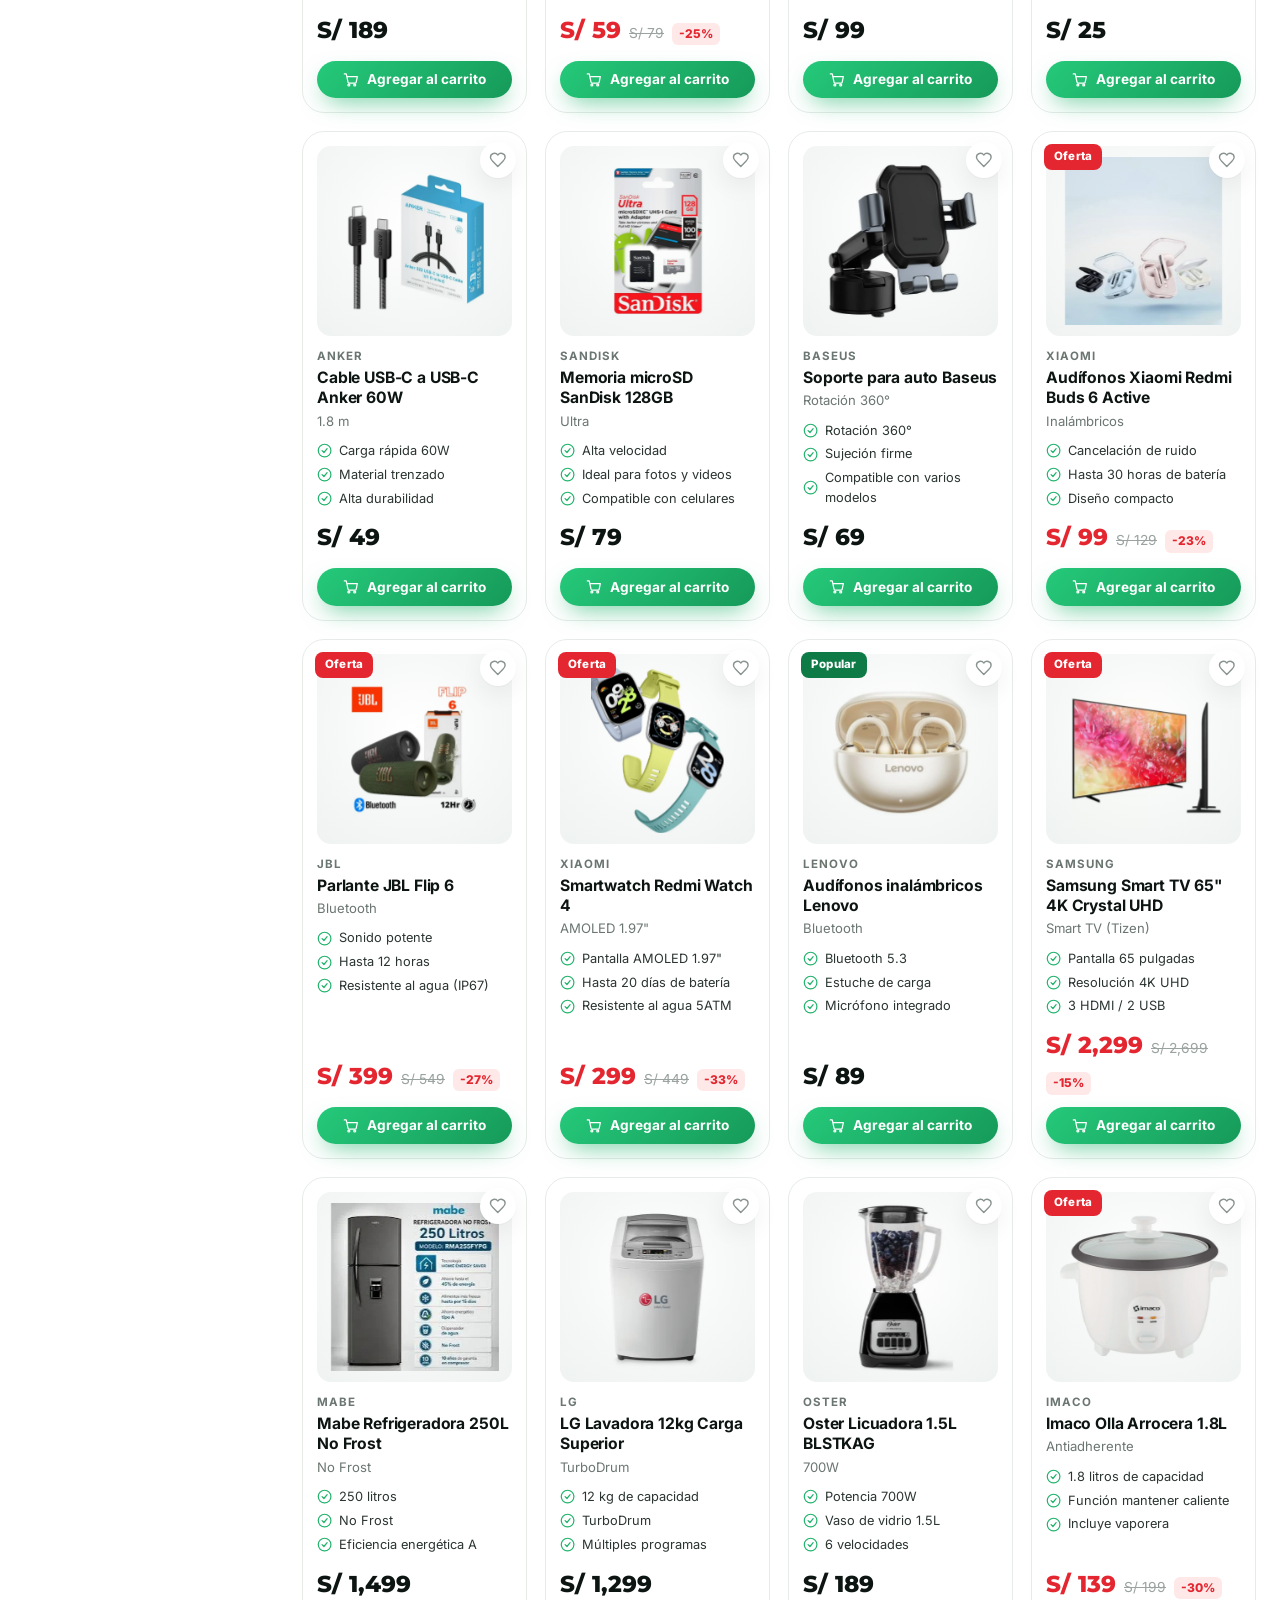
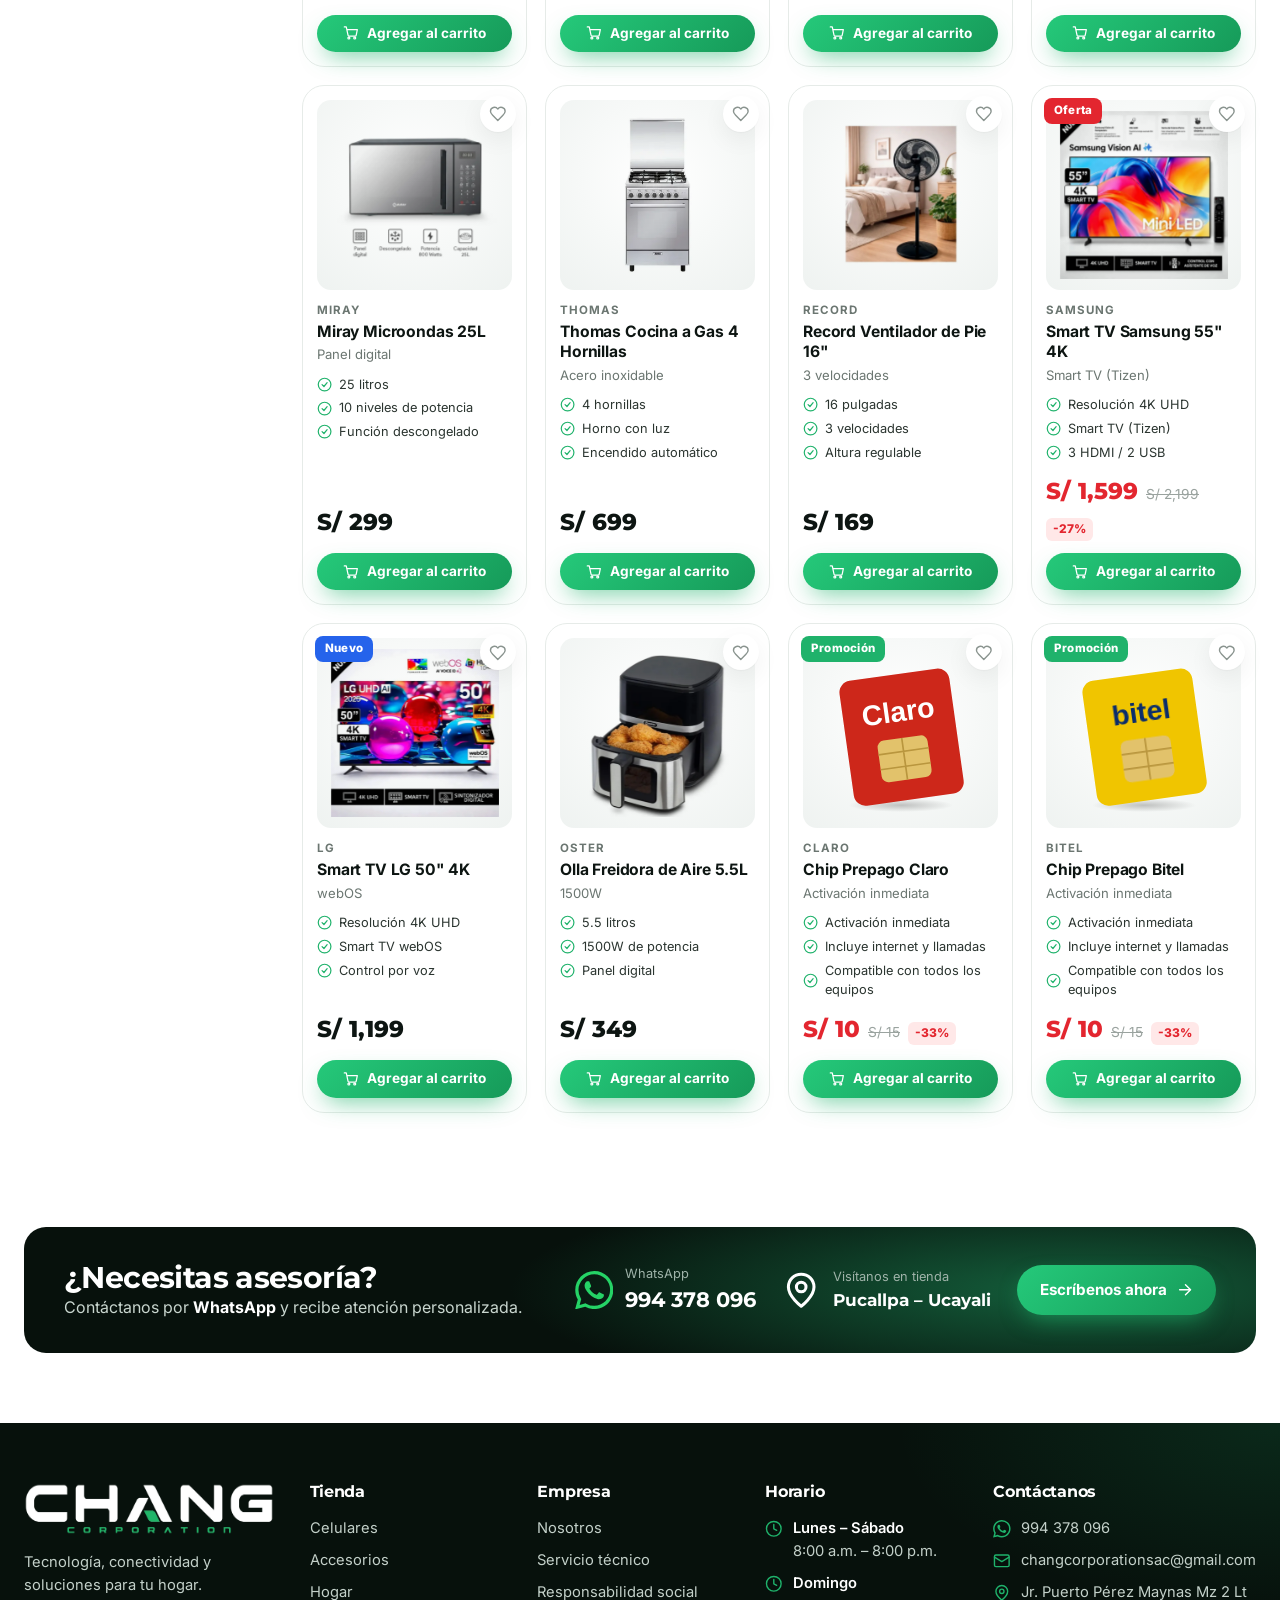
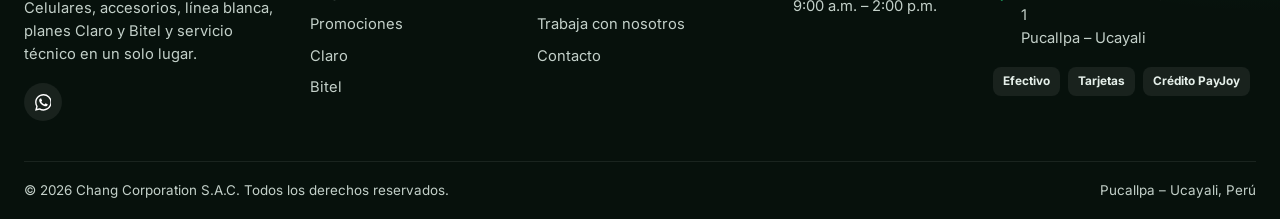
<file: buscar.html>
<!DOCTYPE html>
<html lang="es">
<head>
<meta charset="utf-8">
<meta name="viewport" content="width=device-width,initial-scale=1">
<title>Buscar productos | Chang Corporation</title>
<meta name="description" content="Busca celulares, accesorios y productos para el hogar en Chang Corporation.">
<meta name="theme-color" content="#07110c">
<meta property="og:type" content="website">
<meta property="og:title" content="Buscar productos | Chang Corporation">
<meta property="og:description" content="Busca celulares, accesorios y productos para el hogar en Chang Corporation.">
<meta property="og:image" content="img/og-image.jpg">
<link rel="icon" type="image/png" href="img/favicon-32.png">
<link rel="apple-touch-icon" href="img/apple-touch-icon.png">
<link rel="preconnect" href="https://fonts.googleapis.com">
<link rel="preconnect" href="https://fonts.gstatic.com" crossorigin>
<link href="https://fonts.googleapis.com/css2?family=Caveat:wght@600;700&family=Inter:wght@400;500;600;700;800&family=Montserrat:ital,wght@0,600;0,700;0,800;0,900;1,900&display=swap" rel="stylesheet">
<link rel="stylesheet" href="css/styles.css">
</head>
<body data-page="buscar">
<div class="loader"><img src="img/icono-a.png" alt=""></div>
<div id="site-header"></div>
<main>
<section class="sec-sm" style="background:var(--dk);color:#fff"><div class="wrap"><div class="crumbs"><a href="index.html">Inicio</a><span data-ic="right"></span><span>Buscar</span></div><h1 style="font-size:2.2rem" data-qtitle>Todos los productos</h1></div></section><section class="sec-sm"><div class="wrap"><div class="catalog" data-catalog data-cat="buscar">
  <aside class="side">
    
    <div class="side-box"><h4>Marcas</h4><div data-f="marcas"></div></div>
    <div class="side-box"><h4>Rango de precio</h4><div class="range"><input name="min" type="number" min="0" placeholder="S/ mín"><span>—</span><input name="max" type="number" min="0" placeholder="S/ máx"></div></div>
    <div class="side-box"><h4>Categoría</h4><div data-f="tipos"></div></div>
    <button class="btn btn-g btn-block filters-close" data-close>Ver resultados</button>
  </aside>
  <div>
    
    <div class="toolbar"><button class="pill filters-btn" data-openfilters><span data-ic="filter"></span> Filtros</button><button class="pill on" data-sort="dest">Destacados</button><button class="pill " data-sort="top">Más vendidos</button><button class="pill " data-sort="new">Nuevos lanzamientos</button><button class="pill " data-sort="low">Menor precio</button><button class="pill " data-sort="high">Mayor precio</button><span class="count" data-count></span></div>
    <div class="pgrid" data-grid></div>
  </div>
</div></div></section>
</main>
<div id="site-footer"></div>
<script src="js/data.js"></script>
<script src="js/app.js"></script>
</body>
</html>
</file>
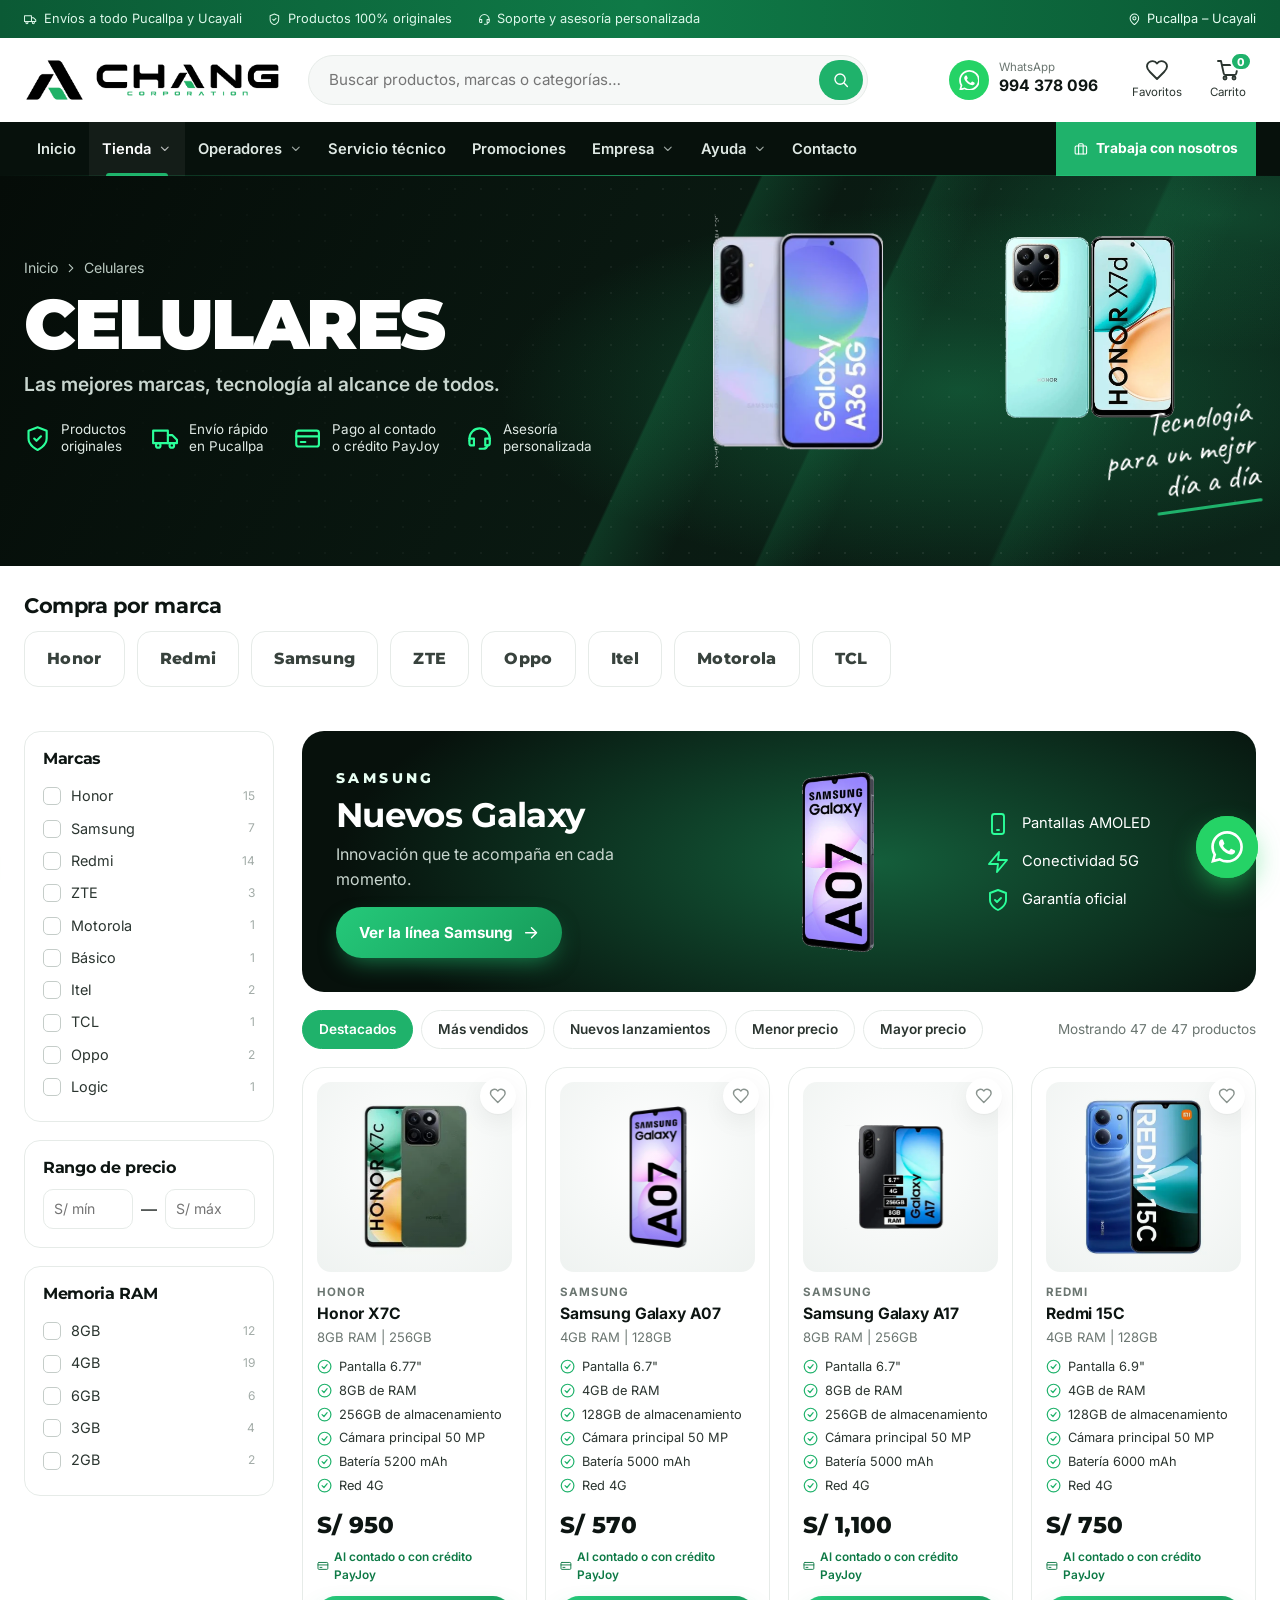
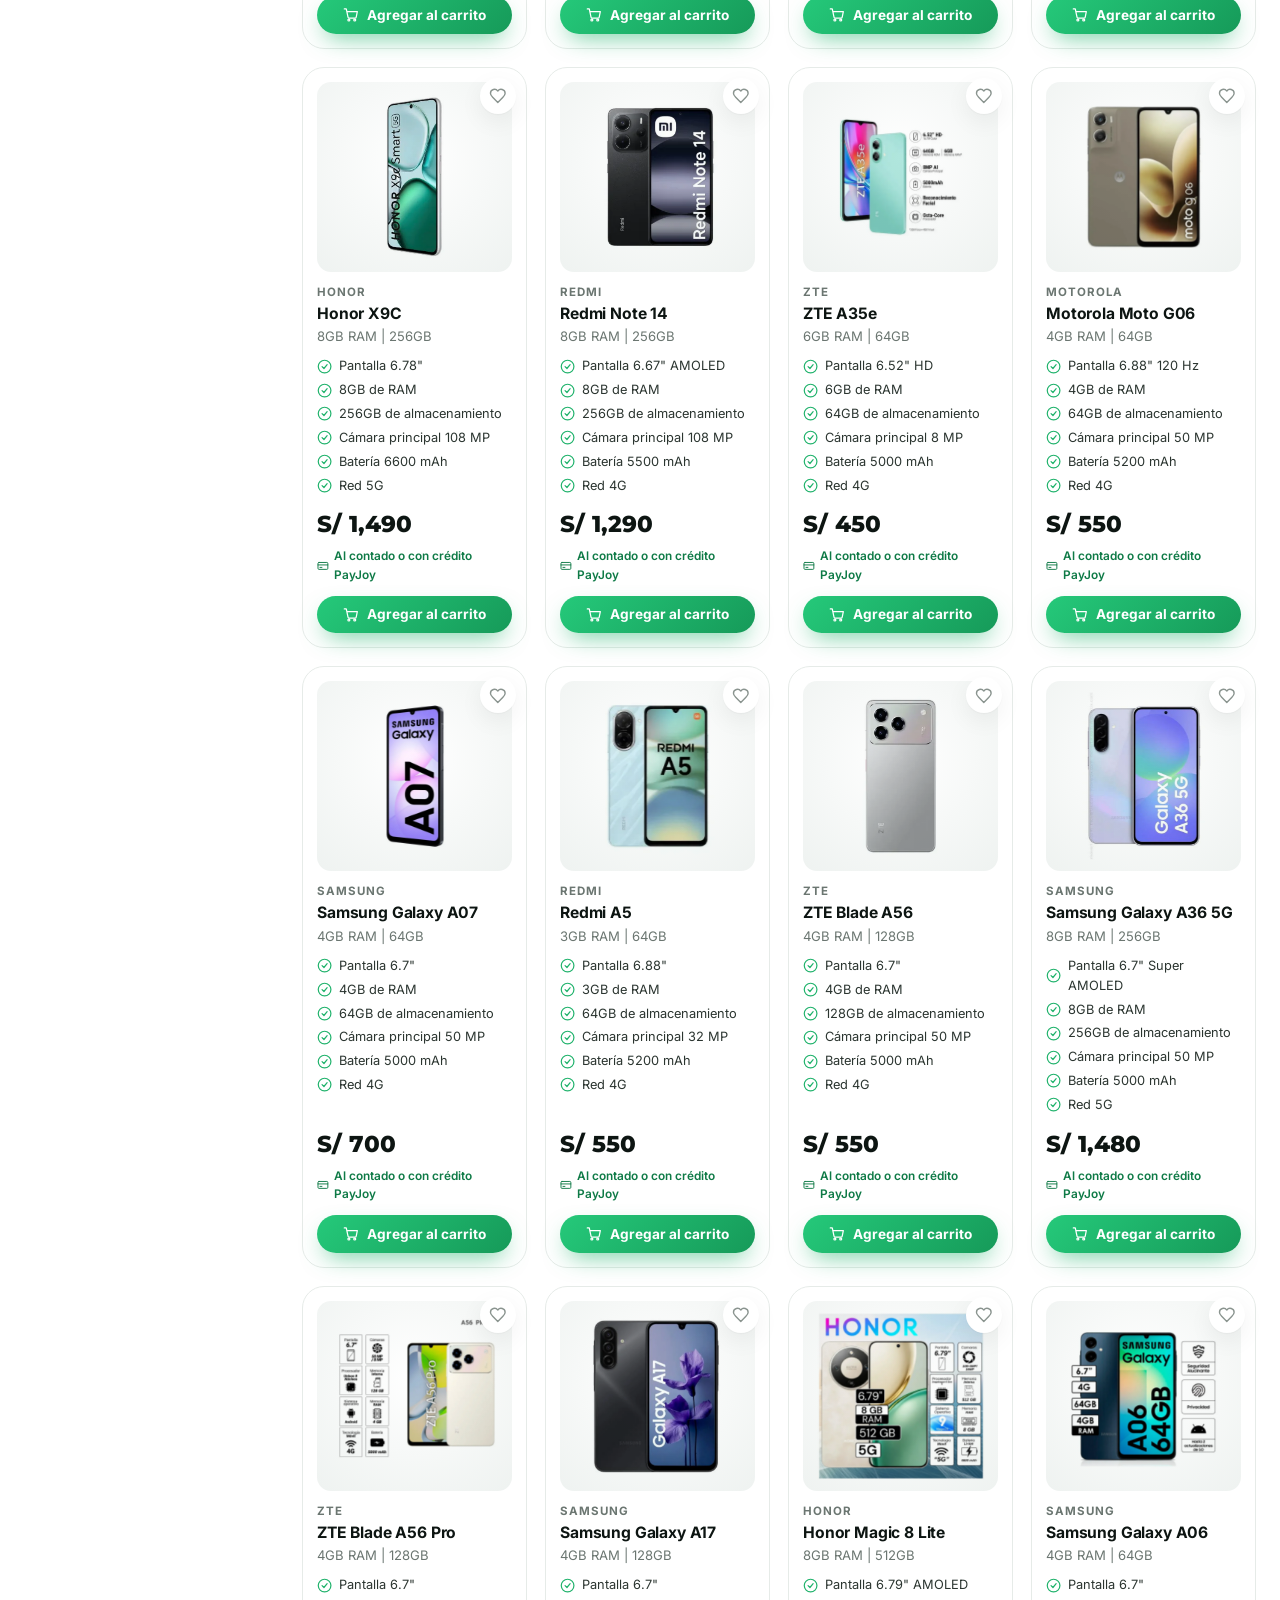
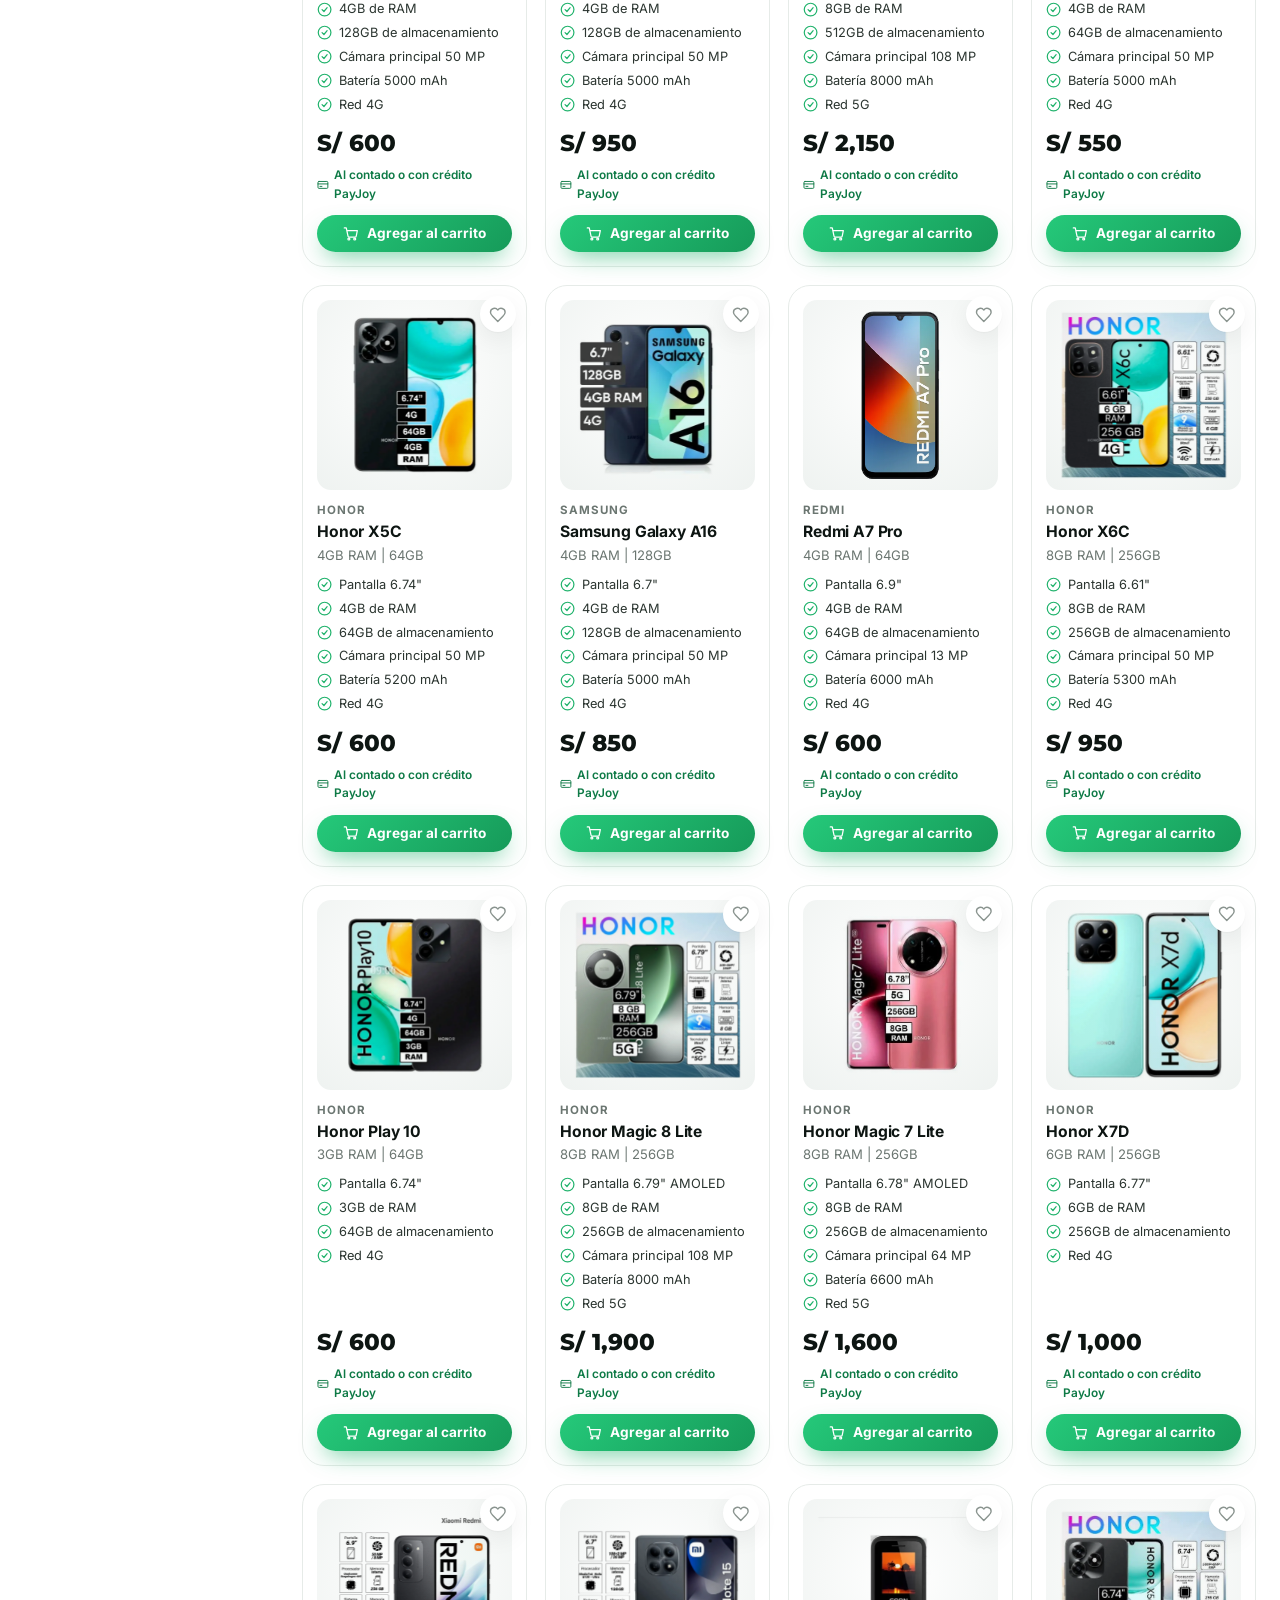
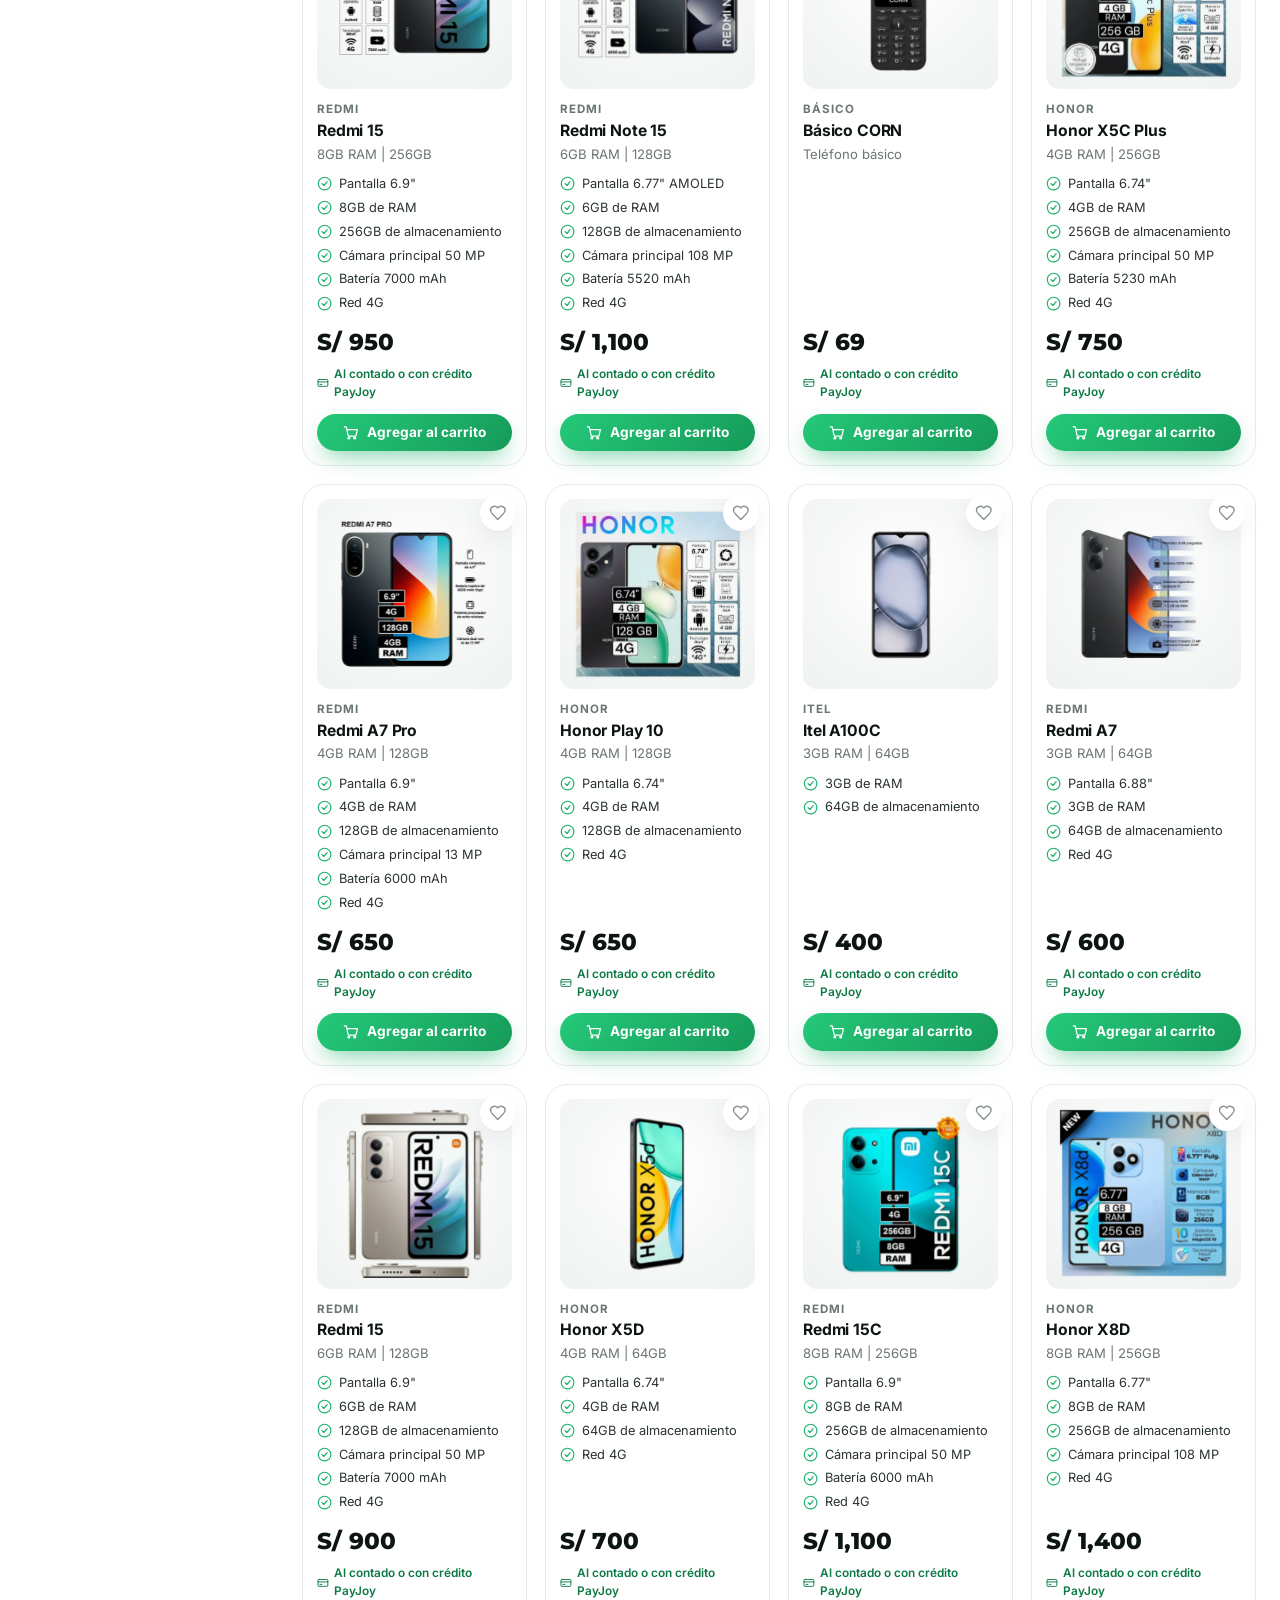
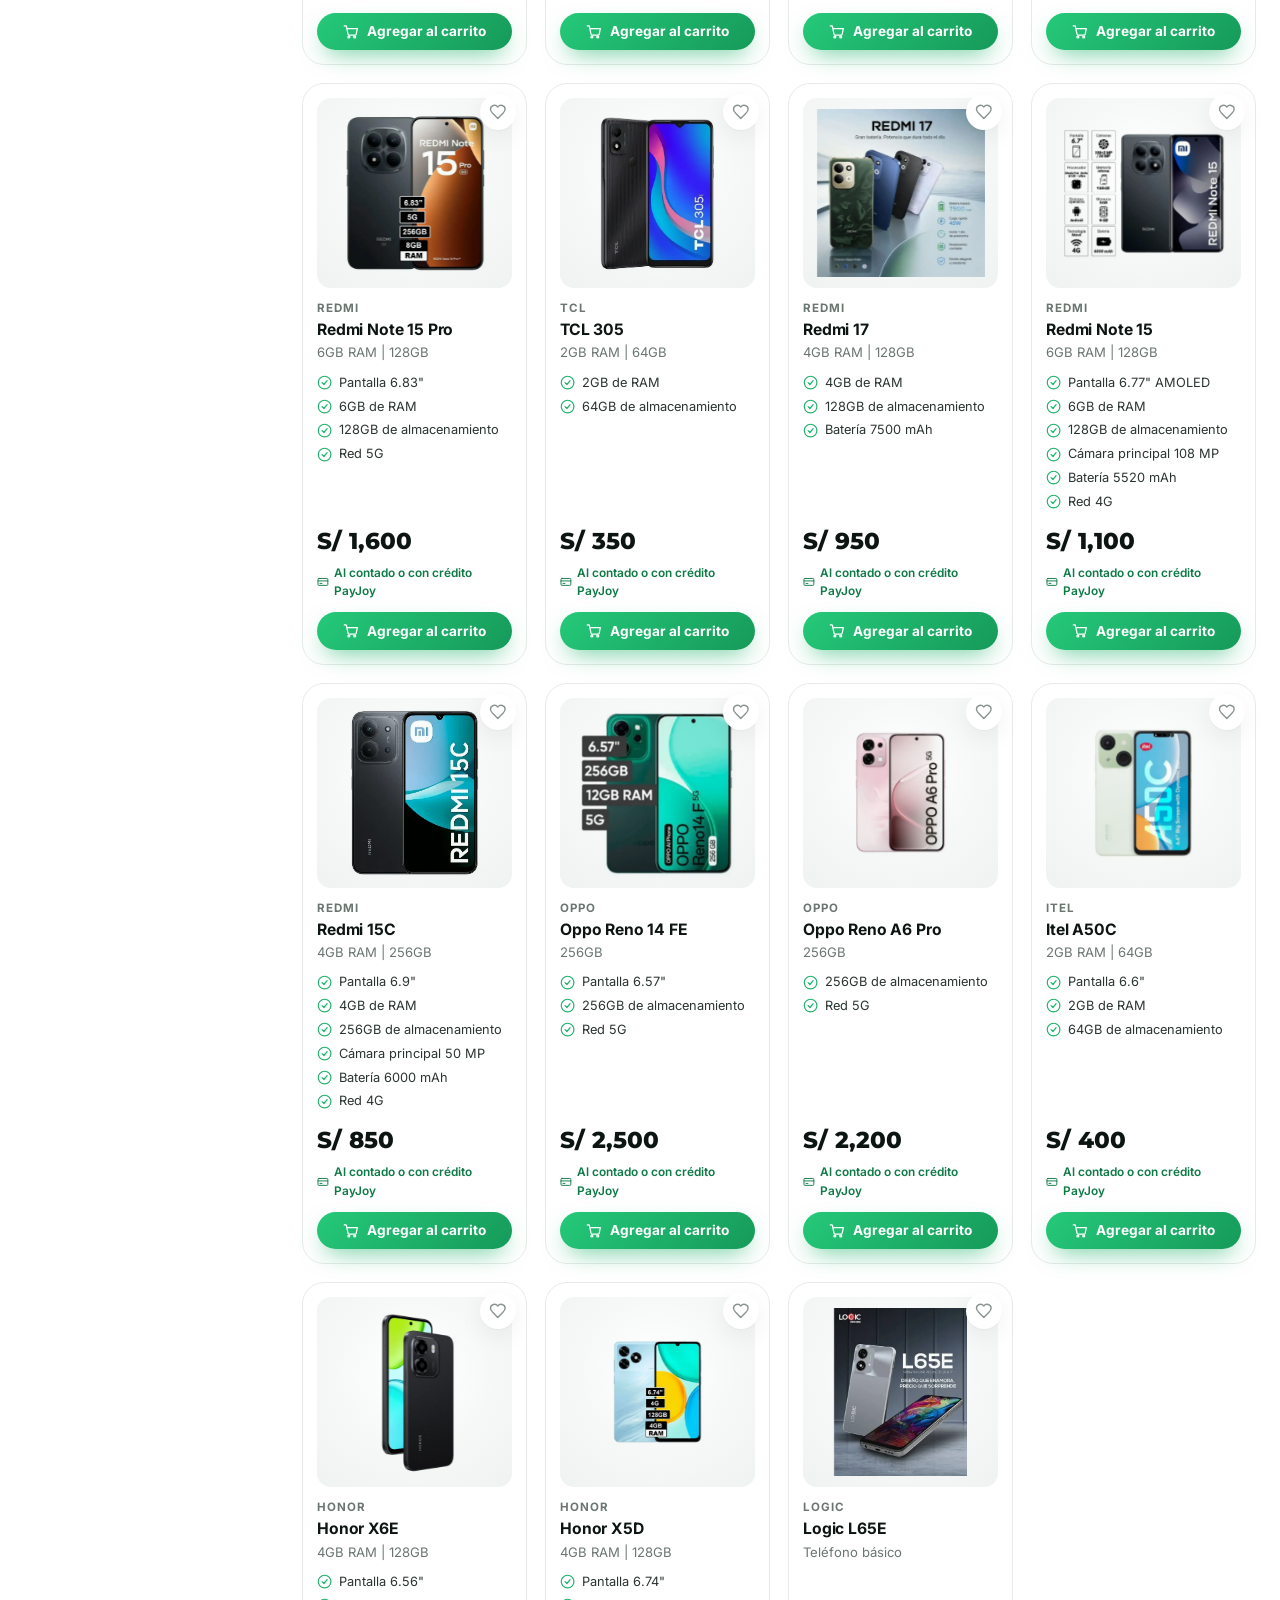
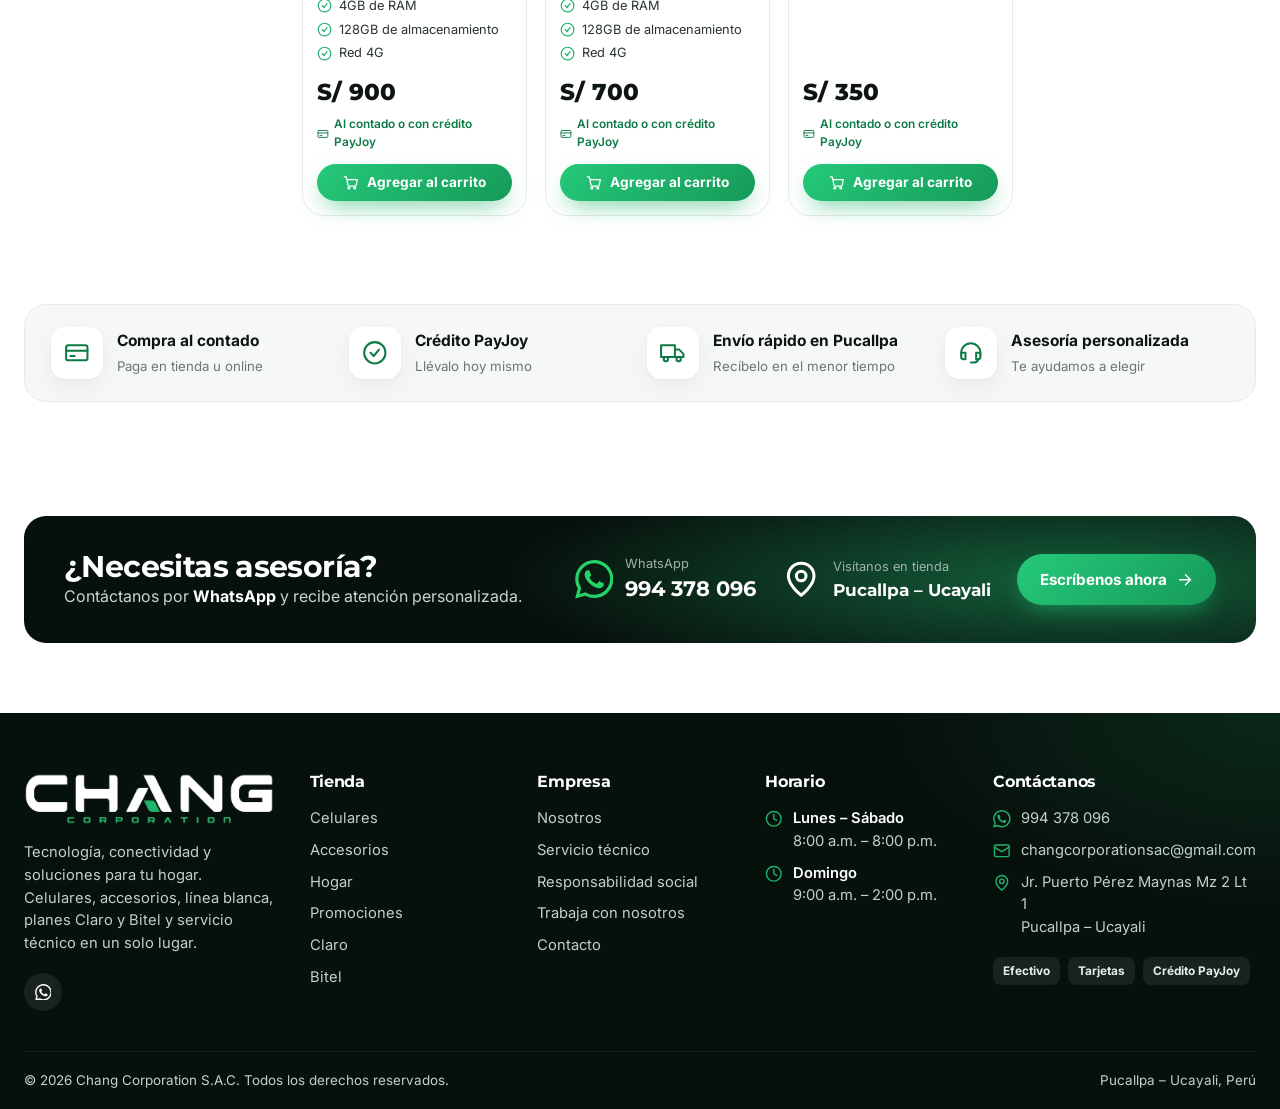
<file: celulares.html>
<!DOCTYPE html>
<html lang="es">
<head>
<meta charset="utf-8">
<meta name="viewport" content="width=device-width,initial-scale=1">
<title>Celulares | Chang Corporation – Pucallpa</title>
<meta name="description" content="Celulares Honor, Samsung, Redmi, ZTE, Motorola, Oppo y más en Pucallpa. Al contado o con crédito PayJoy.">
<meta name="theme-color" content="#07110c">
<meta property="og:type" content="website">
<meta property="og:title" content="Celulares | Chang Corporation – Pucallpa">
<meta property="og:description" content="Celulares Honor, Samsung, Redmi, ZTE, Motorola, Oppo y más en Pucallpa. Al contado o con crédito PayJoy.">
<meta property="og:image" content="img/og-image.jpg">
<link rel="icon" type="image/png" href="img/favicon-32.png">
<link rel="apple-touch-icon" href="img/apple-touch-icon.png">
<link rel="preconnect" href="https://fonts.googleapis.com">
<link rel="preconnect" href="https://fonts.gstatic.com" crossorigin>
<link href="https://fonts.googleapis.com/css2?family=Caveat:wght@600;700&family=Inter:wght@400;500;600;700;800&family=Montserrat:ital,wght@0,600;0,700;0,800;0,900;1,900&display=swap" rel="stylesheet">
<link rel="stylesheet" href="css/styles.css">
</head>
<body data-page="celulares">
<div class="loader"><img src="img/icono-a.png" alt=""></div>
<div id="site-header"></div>
<main>
<section class="phero "><div class="slide-bg"></div><div class="wrap">
  <div class="reveal-s ph-txt">
    <div class="crumbs"><a href="index.html">Inicio</a><span data-ic="right"></span><span>Celulares</span></div>
    <h1>Celulares</h1><p class="lead">Las mejores marcas, tecnología al alcance de todos.</p>
    <div class="s-feats"><div><span data-ic="shield"></span><span>Productos<br>originales</span></div><div><span data-ic="truck"></span><span>Envío rápido<br>en Pucallpa</span></div><div><span data-ic="card"></span><span>Pago al contado<br>o crédito PayJoy</span></div><div><span data-ic="headset"></span><span>Asesoría<br>personalizada</span></div></div>
  </div>
  <div class="phero-art"><img class="art-abs float" src="img/productos/cut-a36.webp" alt="" style="width:170px;height:auto;left:6%;top:10px"><img class="art-abs float2" src="img/productos/cut-x7d.webp" alt="" style="right:14%;top:30px;width:170px;height:auto"><div class="script">Tecnología<br>para un mejor<br>día a día</div></div>
</div></section><div class="wrap" style="margin-top:28px"><h3 class="rv" style="font-size:1.3rem;margin-bottom:14px">Compra por marca</h3><div class="brand-row rv"><button class="brand-chip" data-brandpick="Honor">Honor</button><button class="brand-chip" data-brandpick="Redmi">Redmi</button><button class="brand-chip" data-brandpick="Samsung">Samsung</button><button class="brand-chip" data-brandpick="ZTE">ZTE</button><button class="brand-chip" data-brandpick="Oppo">Oppo</button><button class="brand-chip" data-brandpick="Itel">Itel</button><button class="brand-chip" data-brandpick="Motorola">Motorola</button><button class="brand-chip" data-brandpick="TCL">TCL</button></div></div><section class="sec-sm"><div class="wrap"><div class="catalog" data-catalog data-cat="celulares">
  <aside class="side">
    
    <div class="side-box"><h4>Marcas</h4><div data-f="marcas"></div></div>
    <div class="side-box"><h4>Rango de precio</h4><div class="range"><input name="min" type="number" min="0" placeholder="S/ mín"><span>—</span><input name="max" type="number" min="0" placeholder="S/ máx"></div></div>
    <div class="side-box"><h4>Memoria RAM</h4><div data-f="tipos"></div></div>
    <button class="btn btn-g btn-block filters-close" data-close>Ver resultados</button>
  </aside>
  <div>
    <div class="feat  rv"><div><span class="tag">SAMSUNG</span><h3>Nuevos Galaxy</h3><p>Innovación que te acompaña en cada momento.</p><a class="btn btn-g" href="celulares.html?q=Samsung">Ver la línea Samsung <span data-ic="arrow"></span></a></div>
  <div class="f-art float"><img src="img/productos/cut-a07.webp" alt="" style="width:100%;height:100%;object-fit:contain"></div><ul><li><span data-ic="phone"></span>Pantallas AMOLED</li><li><span data-ic="zap"></span>Conectividad 5G</li><li><span data-ic="shield"></span>Garantía oficial</li></ul></div>
    <div class="toolbar"><button class="pill filters-btn" data-openfilters><span data-ic="filter"></span> Filtros</button><button class="pill on" data-sort="dest">Destacados</button><button class="pill " data-sort="top">Más vendidos</button><button class="pill " data-sort="new">Nuevos lanzamientos</button><button class="pill " data-sort="low">Menor precio</button><button class="pill " data-sort="high">Mayor precio</button><span class="count" data-count></span></div>
    <div class="pgrid" data-grid></div>
  </div>
</div></div></section><section class="sec-sm"><div class="wrap"><div class="bens  rv"><div class="ben"><span class="b-ic" data-ic="card"></span><span><b>Compra al contado</b><small>Paga en tienda u online</small></span></div><div class="ben"><span class="b-ic" data-ic="checkc"></span><span><b>Crédito PayJoy</b><small>Llévalo hoy mismo</small></span></div><div class="ben"><span class="b-ic" data-ic="truck"></span><span><b>Envío rápido en Pucallpa</b><small>Recíbelo en el menor tiempo</small></span></div><div class="ben"><span class="b-ic" data-ic="headset"></span><span><b>Asesoría personalizada</b><small>Te ayudamos a elegir</small></span></div></div></div></section>
</main>
<div id="site-footer"></div>
<script src="js/data.js"></script>
<script src="js/app.js"></script>
</body>
</html>
</file>
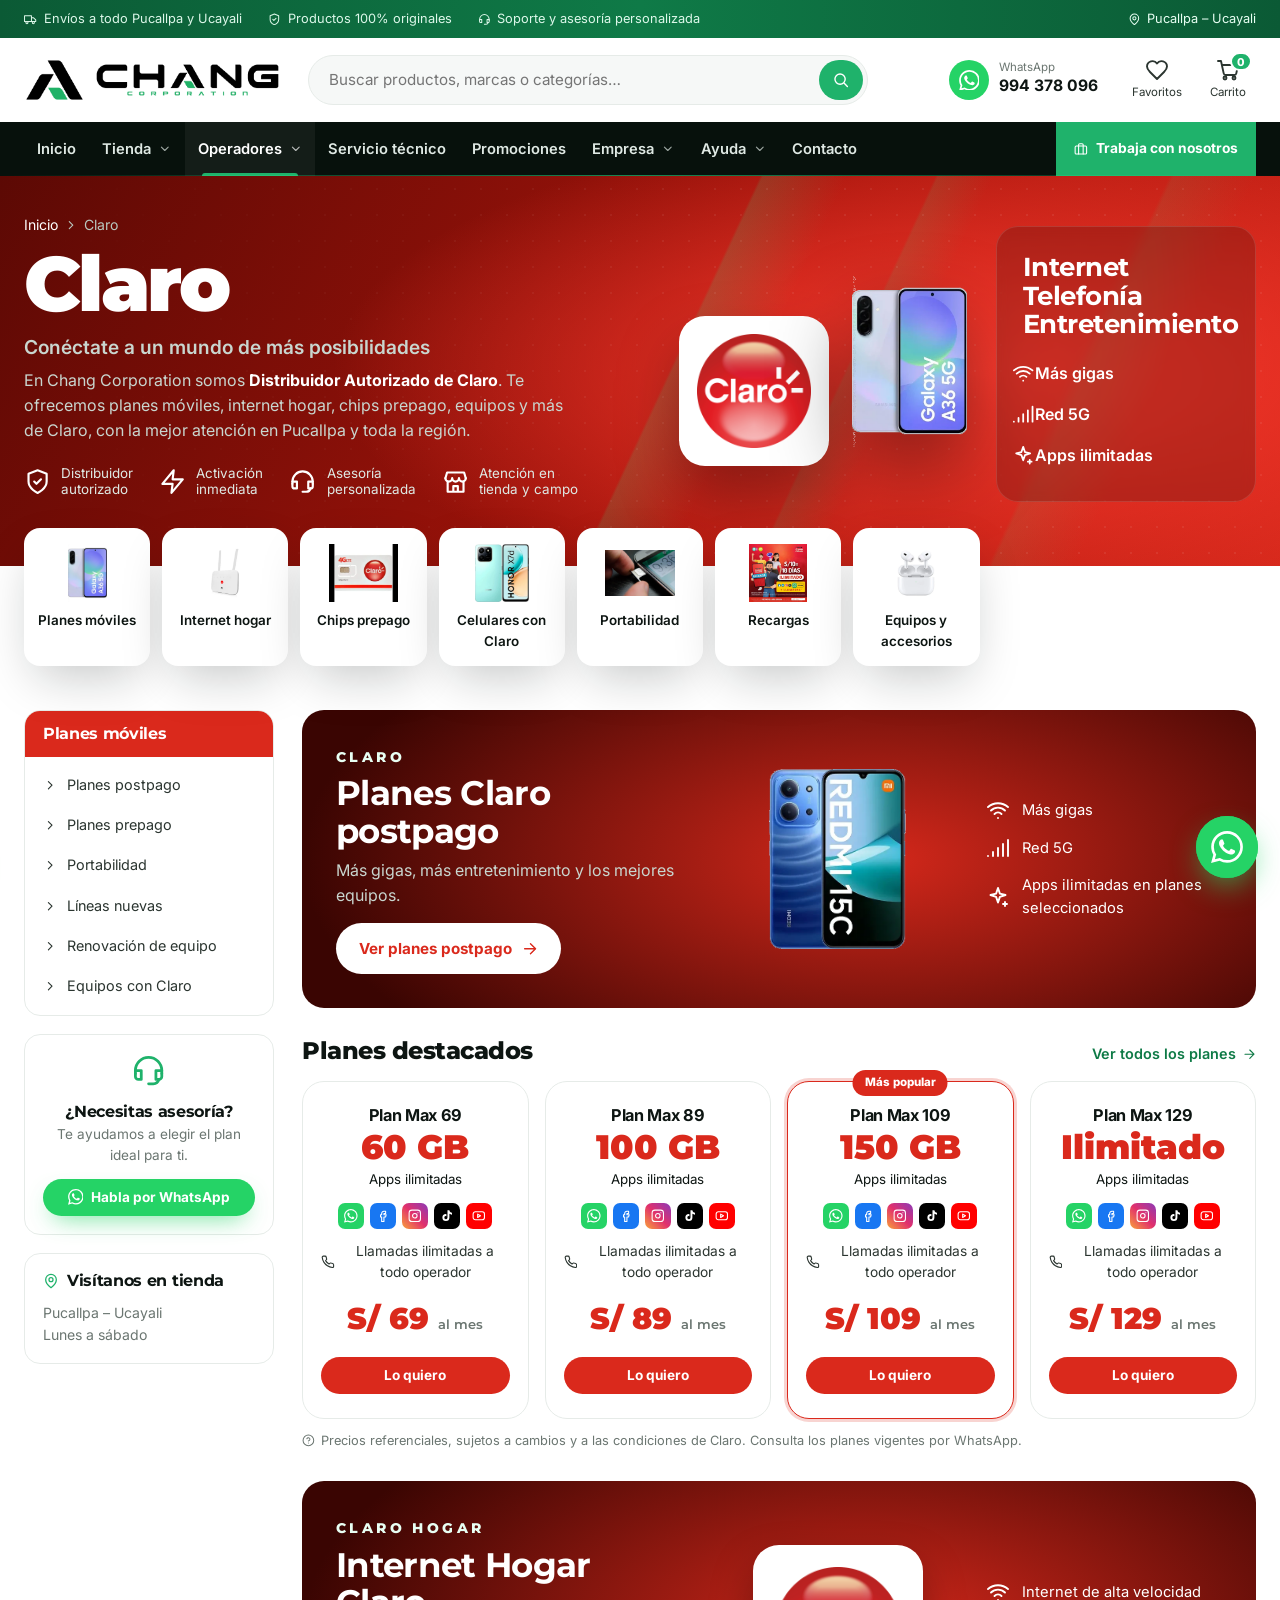
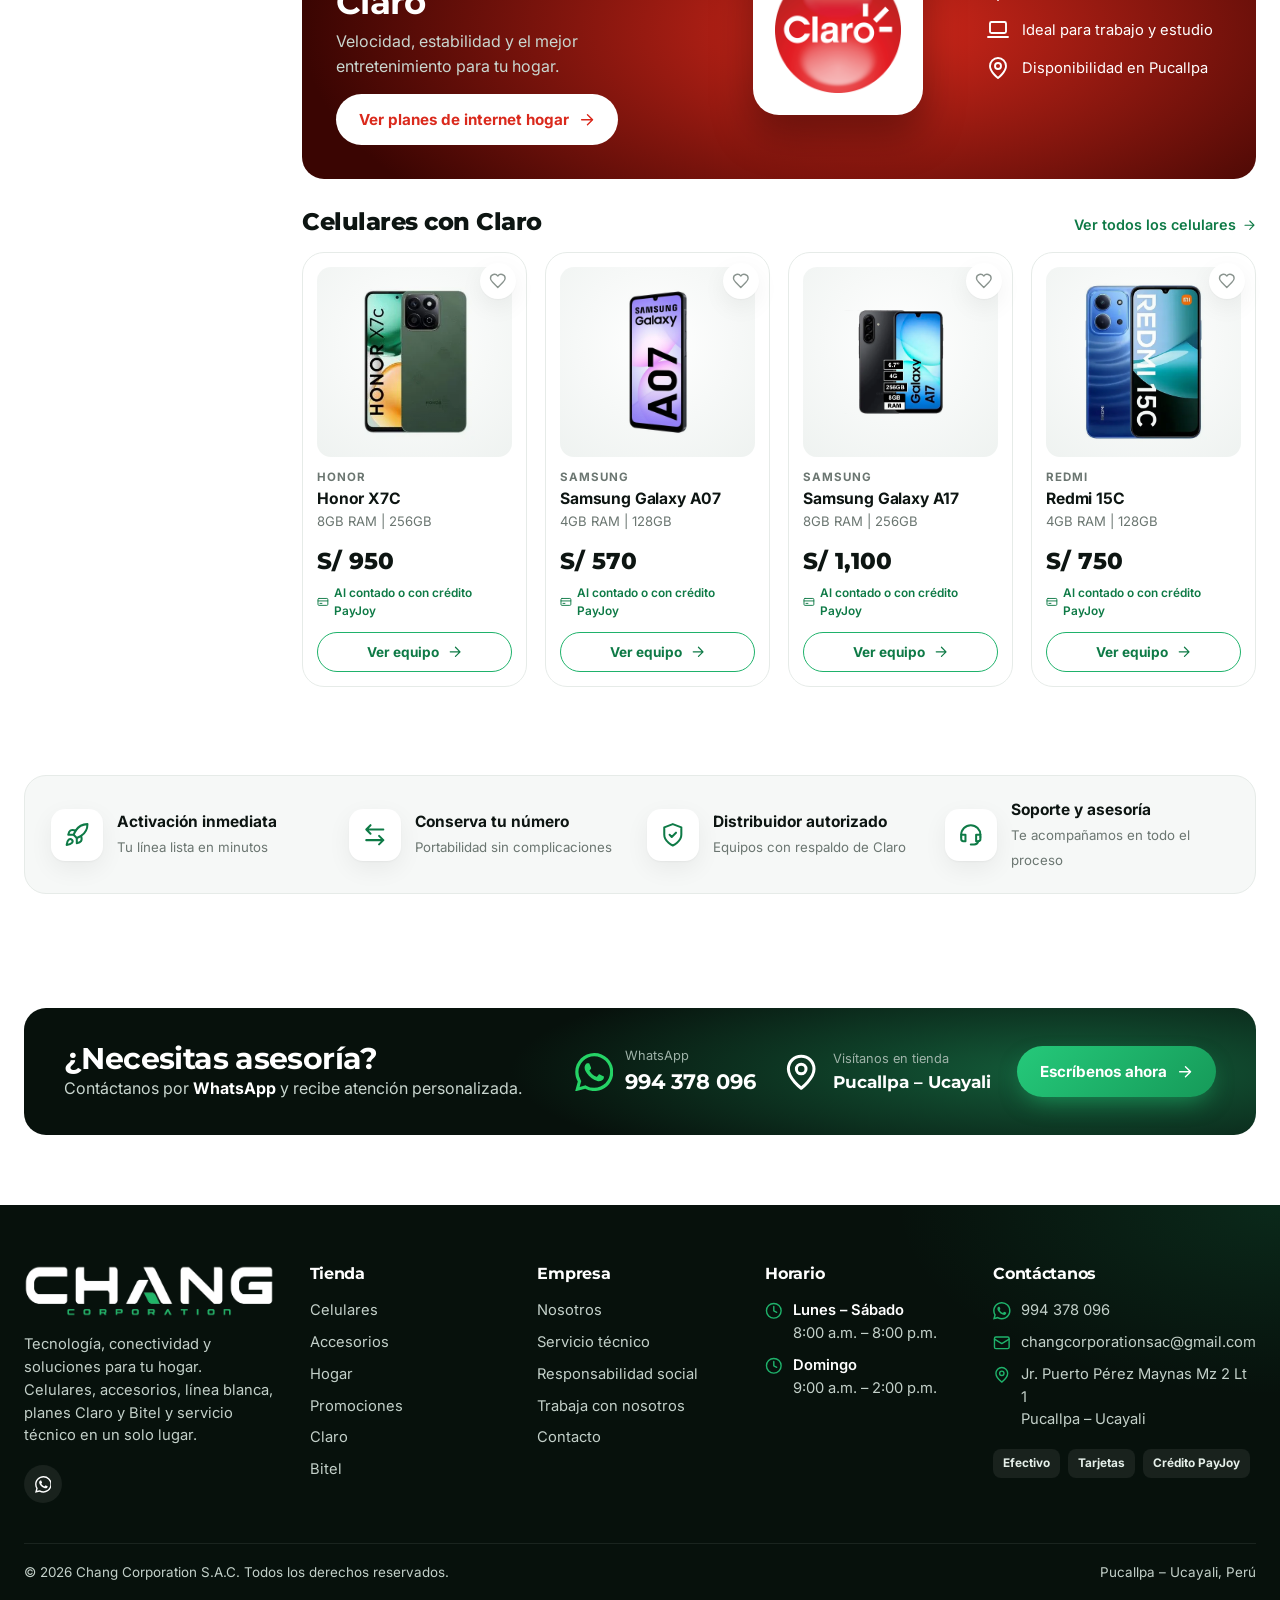
<file: claro.html>
<!DOCTYPE html>
<html lang="es">
<head>
<meta charset="utf-8">
<meta name="viewport" content="width=device-width,initial-scale=1">
<title>Claro | Planes, chips e internet hogar – Chang Corporation</title>
<meta name="description" content="Planes Claro postpago y prepago, internet hogar, chips, portabilidad y equipos en Pucallpa.">
<meta name="theme-color" content="#07110c">
<meta property="og:type" content="website">
<meta property="og:title" content="Claro | Planes, chips e internet hogar – Chang Corporation">
<meta property="og:description" content="Planes Claro postpago y prepago, internet hogar, chips, portabilidad y equipos en Pucallpa.">
<meta property="og:image" content="img/og-image.jpg">
<link rel="icon" type="image/png" href="img/favicon-32.png">
<link rel="apple-touch-icon" href="img/apple-touch-icon.png">
<link rel="preconnect" href="https://fonts.googleapis.com">
<link rel="preconnect" href="https://fonts.gstatic.com" crossorigin>
<link href="https://fonts.googleapis.com/css2?family=Caveat:wght@600;700&family=Inter:wght@400;500;600;700;800&family=Montserrat:ital,wght@0,600;0,700;0,800;0,900;1,900&display=swap" rel="stylesheet">
<link rel="stylesheet" href="css/styles.css">
</head>
<body data-page="claro">
<div class="loader"><img src="img/icono-a.png" alt=""></div>
<div id="site-header"></div>
<main>
<section class="phero claro"><div class="slide-bg"></div><div class="wrap">
  <div class="reveal-s ph-txt">
    <div class="crumbs"><a href="index.html">Inicio</a><span data-ic="right"></span><span>Claro</span></div>
    <h1>Claro</h1><p class="lead">Conéctate a un mundo de más posibilidades</p><p>En Chang Corporation somos <b style='color:#fff'>Distribuidor Autorizado de Claro</b>. Te ofrecemos planes móviles, internet hogar, chips prepago, equipos y más de Claro, con la mejor atención en Pucallpa y toda la región.</p>
    <div class="s-feats"><div><span data-ic="shield"></span><span>Distribuidor<br>autorizado</span></div><div><span data-ic="zap"></span><span>Activación<br>inmediata</span></div><div><span data-ic="headset"></span><span>Asesoría<br>personalizada</span></div><div><span data-ic="store"></span><span>Atención en<br>tienda y campo</span></div></div>
  </div>
  <div class="phero-art"><div class="art-abs float" style="left:0;top:110px;width:150px;background:#fff;border-radius:26px;padding:18px;box-shadow:0 30px 60px rgba(0,0,0,.35)"><img src="img/logos/claro.png" alt="Claro" style="width:100%;display:block"></div><img class="art-abs float2" src="img/productos/cut-a36.webp" alt="" style="left:30%;top:70px;width:115px;height:auto;filter:drop-shadow(0 30px 40px rgba(0,0,0,.45))"><div class="op-side" style="position:absolute;right:0;top:20px;width:260px"><h3>Internet<br>Telefonía<br>Entretenimiento</h3><ul><li><span data-ic="wifi"></span>Más gigas</li><li><span data-ic="signal"></span>Red 5G</li><li><span data-ic="sparkle"></span>Apps ilimitadas</li></ul></div></div>
</div></section><div class="wrap"><div class="subcats red"><a class="sc" data-wa="Hola, quiero información de planes móviles Claro"><span class="sc-art"><img src="img/productos/cut-a36.webp" alt="" style="height:58px;width:auto;max-width:70px;object-fit:contain;mix-blend-mode:multiply"></span>Planes móviles</a><a class="sc" data-wa="Hola, quiero información de Internet Hogar Claro"><span class="sc-art"><img src="img/productos/router-claro.webp" alt="" style="height:58px;width:auto;max-width:70px;object-fit:contain;mix-blend-mode:multiply"></span>Internet hogar</a><a class="sc" data-wa="Hola, quiero un chip prepago Claro"><span class="sc-art"><img src="img/productos/chip-claro.webp" alt="" style="height:58px;width:auto;max-width:70px;object-fit:contain;mix-blend-mode:multiply"></span>Chips prepago</a><a class="sc" data-wa="Hola, quiero un celular con plan Claro"><span class="sc-art"><img src="img/productos/cut-x7d.webp" alt="" style="height:58px;width:auto;max-width:70px;object-fit:contain;mix-blend-mode:multiply"></span>Celulares con Claro</a><a class="sc" data-wa="Hola, quiero hacer portabilidad a Claro"><span class="sc-art"><img src="img/productos/portabilidad.webp" alt="" style="height:58px;width:auto;max-width:70px;object-fit:contain;mix-blend-mode:multiply"></span>Portabilidad</a><a class="sc" data-wa="Hola, quiero hacer una recarga Claro"><span class="sc-art"><img src="img/productos/recarga-claro.webp" alt="" style="height:58px;width:auto;max-width:70px;object-fit:contain;mix-blend-mode:multiply"></span>Recargas</a><a class="sc" data-wa="Hola, busco equipos y accesorios Claro"><span class="sc-art"><img src="img/productos/airp.webp" alt="" style="height:58px;width:auto;max-width:70px;object-fit:contain;mix-blend-mode:multiply"></span>Equipos y accesorios</a></div></div><section class="sec-sm"><div class="wrap"><div class="catalog"><aside class="side"><div class="side-box hd red"><h4>Planes móviles</h4><div class="sb-list"><a data-wa="Hola, quiero información de Claro: Planes postpago"><span data-ic="right"></span>Planes postpago</a><a data-wa="Hola, quiero información de Claro: Planes prepago"><span data-ic="right"></span>Planes prepago</a><a data-wa="Hola, quiero información de Claro: Portabilidad"><span data-ic="right"></span>Portabilidad</a><a data-wa="Hola, quiero información de Claro: Líneas nuevas"><span data-ic="right"></span>Líneas nuevas</a><a data-wa="Hola, quiero información de Claro: Renovación de equipo"><span data-ic="right"></span>Renovación de equipo</a><a data-wa="Hola, quiero información de Claro: Equipos con Claro"><span data-ic="right"></span>Equipos con Claro</a></div></div>
<div class="side-box" style="text-align:center"><span data-ic="headset" style="font-size:2.2rem;color:var(--g)"></span><h4 style="justify-content:center;margin:8px 0 4px">¿Necesitas asesoría?</h4><p style="font-size:.85rem;color:var(--mut);margin-bottom:12px">Te ayudamos a elegir el plan ideal para ti.</p><a class="btn btn-wa btn-sm btn-block" data-wa="Hola, quiero asesoría sobre planes Claro."><span data-ic="wa"></span>Habla por WhatsApp</a></div>
<div class="side-box"><h4 style="justify-content:flex-start;gap:8px"><span data-ic="pin" style="color:var(--g)"></span>Visítanos en tienda</h4><p style="font-size:.88rem;color:var(--mut)"><span data-cfg="ciudad"></span><br>Lunes a sábado</p></div><button class="btn btn-g btn-block filters-close" data-close>Cerrar</button></aside><div>
  <div class="feat red rv"><div><span class="tag">CLARO</span><h3>Planes Claro postpago</h3><p>Más gigas, más entretenimiento y los mejores equipos.</p><a class="btn btn-g" data-wa="Hola, quiero información de planes postpago Claro.">Ver planes postpago <span data-ic="arrow"></span></a></div>
  <div class="f-art float"><img src="img/productos/cut-15c.webp" alt="" style="width:100%;height:100%;object-fit:contain"></div><ul><li><span data-ic="wifi"></span>Más gigas</li><li><span data-ic="signal"></span>Red 5G</li><li><span data-ic="sparkle"></span>Apps ilimitadas en planes seleccionados</li></ul></div>
  <div class="sec-hd" style="margin:30px 0 16px"><h2 style="font-size:1.5rem">Planes destacados</h2><a class="link-more" data-wa="Hola, quiero ver todos los planes Claro.">Ver todos los planes <span data-ic="arrow"></span></a></div>
  <div class="plans" data-plans="claro"></div>
  <p class="ref-note"><span data-ic="help"></span>Precios referenciales, sujetos a cambios y a las condiciones de Claro. Consulta los planes vigentes por WhatsApp.</p>
  <div style="margin-top:30px"><div class="feat red rv"><div><span class="tag">CLARO HOGAR</span><h3>Internet Hogar Claro</h3><p>Velocidad, estabilidad y el mejor entretenimiento para tu hogar.</p><a class="btn btn-g" data-wa="Hola, quiero información de Internet Hogar Claro.">Ver planes de internet hogar <span data-ic="arrow"></span></a></div>
  <div class="f-art float"><div style="background:#fff;border-radius:26px;padding:22px;width:170px;box-shadow:0 20px 40px rgba(0,0,0,.35)"><img src="img/logos/claro.png" alt="Claro" style="width:100%;display:block"></div></div><ul><li><span data-ic="wifi"></span>Internet de alta velocidad</li><li><span data-ic="laptop"></span>Ideal para trabajo y estudio</li><li><span data-ic="pin"></span>Disponibilidad en Pucallpa</li></ul></div></div>
  <div class="sec-hd" style="margin:30px 0 16px"><h2 style="font-size:1.5rem">Celulares con Claro</h2><a class="link-more" href="celulares.html">Ver todos los celulares <span data-ic="arrow"></span></a></div>
  <div class="pgrid" data-products="celulares:4" data-ver="1" data-compact="1"></div>
</div></div></div></section>
<section class="sec-sm"><div class="wrap"><div class="bens  rv"><div class="ben"><span class="b-ic" data-ic="rocket"></span><span><b>Activación inmediata</b><small>Tu línea lista en minutos</small></span></div><div class="ben"><span class="b-ic" data-ic="swap"></span><span><b>Conserva tu número</b><small>Portabilidad sin complicaciones</small></span></div><div class="ben"><span class="b-ic" data-ic="shield"></span><span><b>Distribuidor autorizado</b><small>Equipos con respaldo de Claro</small></span></div><div class="ben"><span class="b-ic" data-ic="headset"></span><span><b>Soporte y asesoría</b><small>Te acompañamos en todo el proceso</small></span></div></div></div></section>
</main>
<div id="site-footer"></div>
<script src="js/data.js"></script>
<script src="js/app.js"></script>
</body>
</html>
</file>
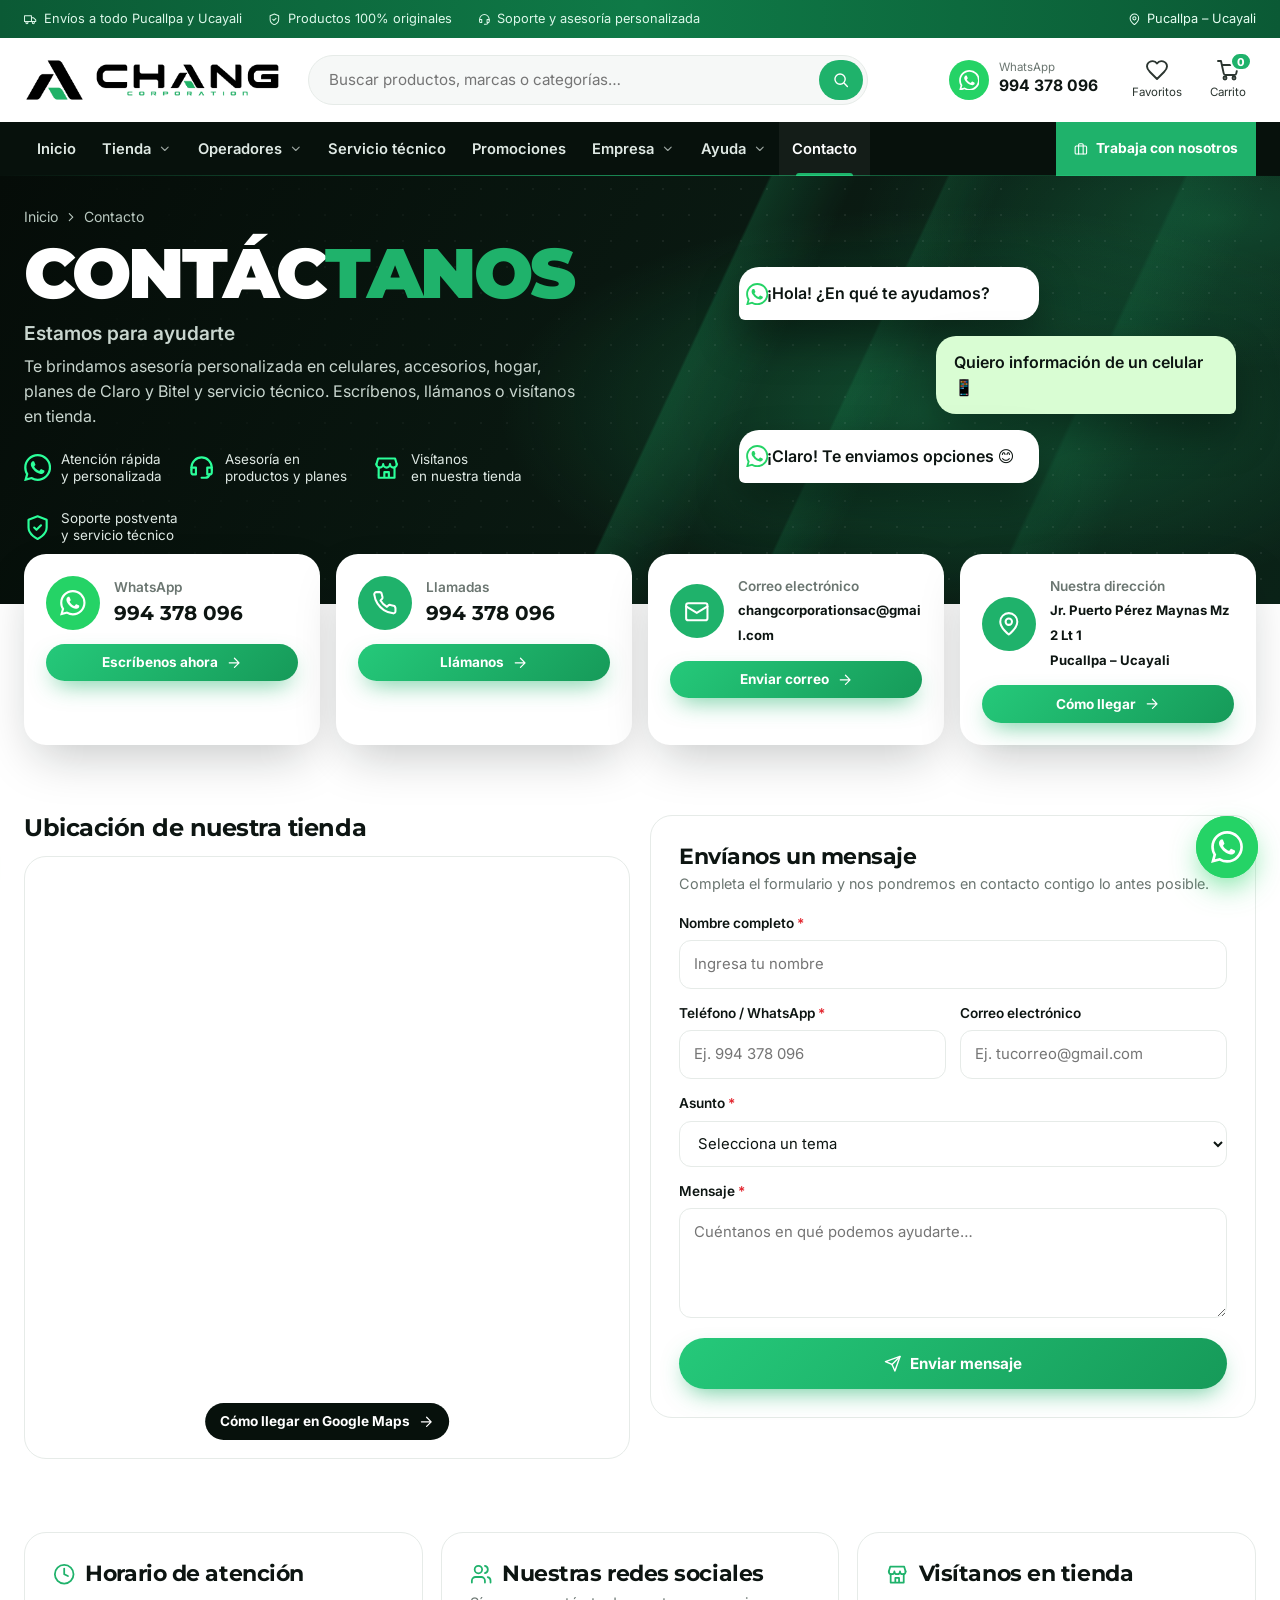
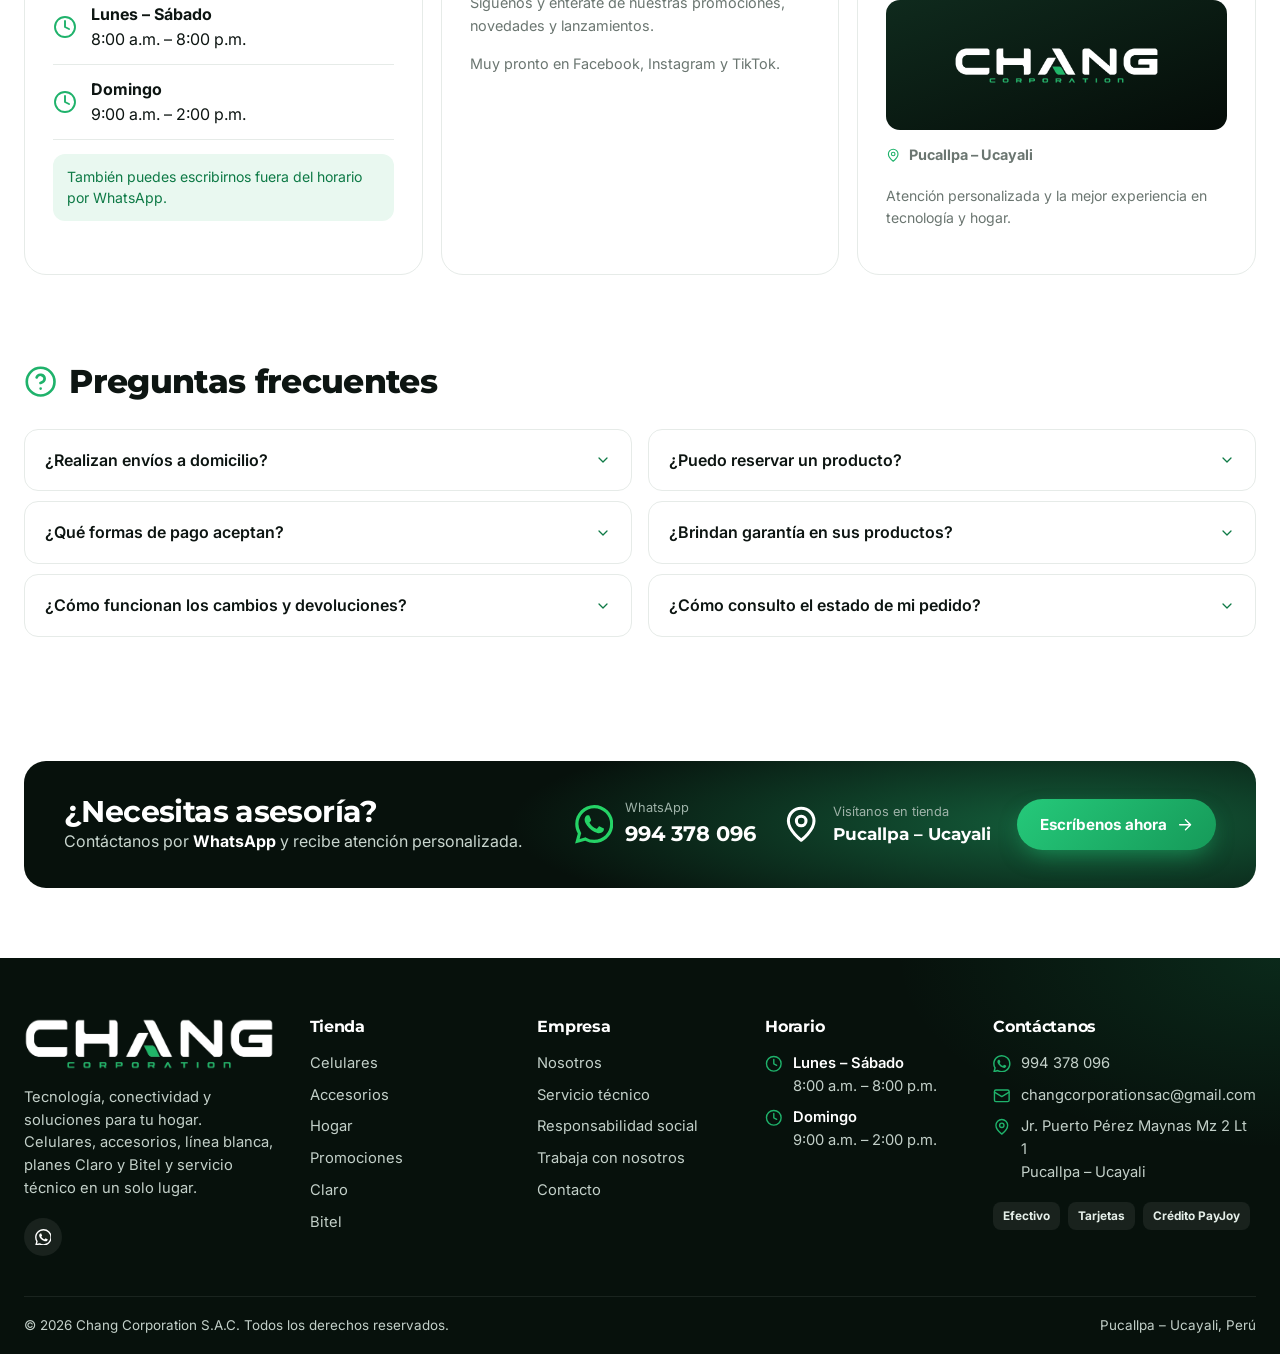
<file: contacto.html>
<!DOCTYPE html>
<html lang="es">
<head>
<meta charset="utf-8">
<meta name="viewport" content="width=device-width,initial-scale=1">
<title>Contacto | Chang Corporation – Pucallpa</title>
<meta name="description" content="Contáctanos por WhatsApp, teléfono o correo. Visítanos en nuestra tienda en Pucallpa – Ucayali.">
<meta name="theme-color" content="#07110c">
<meta property="og:type" content="website">
<meta property="og:title" content="Contacto | Chang Corporation – Pucallpa">
<meta property="og:description" content="Contáctanos por WhatsApp, teléfono o correo. Visítanos en nuestra tienda en Pucallpa – Ucayali.">
<meta property="og:image" content="img/og-image.jpg">
<link rel="icon" type="image/png" href="img/favicon-32.png">
<link rel="apple-touch-icon" href="img/apple-touch-icon.png">
<link rel="preconnect" href="https://fonts.googleapis.com">
<link rel="preconnect" href="https://fonts.gstatic.com" crossorigin>
<link href="https://fonts.googleapis.com/css2?family=Caveat:wght@600;700&family=Inter:wght@400;500;600;700;800&family=Montserrat:ital,wght@0,600;0,700;0,800;0,900;1,900&display=swap" rel="stylesheet">
<link rel="stylesheet" href="css/styles.css">
</head>
<body data-page="contacto">
<div class="loader"><img src="img/icono-a.png" alt=""></div>
<div id="site-header"></div>
<main>
<section class="phero "><div class="slide-bg"></div><div class="wrap">
  <div class="reveal-s ph-txt">
    <div class="crumbs"><a href="index.html">Inicio</a><span data-ic="right"></span><span>Contacto</span></div>
    <h1>Contác<span>tanos</span></h1><p class="lead">Estamos para ayudarte</p><p>Te brindamos asesoría personalizada en celulares, accesorios, hogar, planes de Claro y Bitel y servicio técnico. Escríbenos, llámanos o visítanos en tienda.</p>
    <div class="s-feats"><div><span data-ic="wa"></span><span>Atención rápida<br>y personalizada</span></div><div><span data-ic="headset"></span><span>Asesoría en<br>productos y planes</span></div><div><span data-ic="store"></span><span>Visítanos<br>en nuestra tienda</span></div><div><span data-ic="shield"></span><span>Soporte postventa<br>y servicio técnico</span></div></div>
  </div>
  <div class="phero-art"><div class="contact-bubbles"><div class="cb float"><span data-ic="wa"></span>¡Hola! ¿En qué te ayudamos?</div><div class="cb me float2">Quiero información de un celular 📱</div><div class="cb float3"><span data-ic="wa"></span>¡Claro! Te enviamos opciones 😊</div></div></div>
</div></section>
<div class="wrap"><div class="ccards">
  <div class="cc rv"><div class="cc-top"><span class="cc-ic wa" data-ic="wa"></span><span><small>WhatsApp</small><b data-cfg="telefonoVisible"></b></span></div><a class="btn btn-g btn-sm btn-block" data-wa="">Escríbenos ahora <span data-ic="arrow"></span></a></div>
  <div class="cc rv d1"><div class="cc-top"><span class="cc-ic" data-ic="call"></span><span><small>Llamadas</small><b data-cfg="telefonoVisible"></b></span></div><a class="btn btn-g btn-sm btn-block" href="tel:+51994378096">Llámanos <span data-ic="arrow"></span></a></div>
  <div class="cc rv d2"><div class="cc-top"><span class="cc-ic" data-ic="mail"></span><span><small>Correo electrónico</small><b class="sm" data-cfg="correo"></b></span></div><a class="btn btn-g btn-sm btn-block" href="mailto:changcorporationsac@gmail.com">Enviar correo <span data-ic="arrow"></span></a></div>
  <div class="cc rv d3"><div class="cc-top"><span class="cc-ic" data-ic="pin"></span><span><small>Nuestra dirección</small><b class="sm"><span data-cfg="direccion"></span><br><span data-cfg="ciudad"></span></b></span></div><a class="btn btn-g btn-sm btn-block" data-maplink>Cómo llegar <span data-ic="arrow"></span></a></div>
</div></div>
<section class="sec"><div class="wrap"><div class="split" id="mapa">
  <div class="rv"><h2 style="font-size:1.5rem;margin-bottom:14px">Ubicación de nuestra tienda</h2><div class="map"><iframe data-map title="Mapa Chang Corporation" loading="lazy" referrerpolicy="no-referrer-when-downgrade"></iframe><a class="btn btn-sm" data-maplink>Cómo llegar en Google Maps <span data-ic="arrow"></span></a></div></div>
  <form class="form rv d1" name="contacto" method="POST" action="gracias.html" data-netlify="true" netlify-honeypot="bot-field">
    <input type="hidden" name="form-name" value="contacto"><p class="sr"><label>No llenar: <input name="bot-field"></label></p>
    <h3>Envíanos un mensaje</h3><p>Completa el formulario y nos pondremos en contacto contigo lo antes posible.</p>
    <div class="fld"><label>Nombre completo <i>*</i></label><input name="nombre" required placeholder="Ingresa tu nombre"></div>
    <div class="f-row"><div class="fld"><label>Teléfono / WhatsApp <i>*</i></label><input name="telefono" type="tel" required placeholder="Ej. 994 378 096"></div><div class="fld"><label>Correo electrónico</label><input name="correo" type="email" placeholder="Ej. tucorreo@gmail.com"></div></div>
    <div class="fld"><label>Asunto <i>*</i></label><select name="asunto" required><option value="">Selecciona un tema</option><option>Celulares</option><option>Accesorios</option><option>Hogar y electrodomésticos</option><option>Planes Claro</option><option>Planes Bitel</option><option>Servicio técnico</option><option>Crédito PayJoy</option><option>Otro</option></select></div>
    <div class="fld"><label>Mensaje <i>*</i></label><textarea name="mensaje" required placeholder="Cuéntanos en qué podemos ayudarte…"></textarea></div>
    <button class="btn btn-g btn-block" type="submit"><span data-ic="send"></span>Enviar mensaje</button>
  </form>
</div></div></section>
<section class="sec-sm"><div class="wrap"><div class="trio">
  <div class="form rv"><h3 style="display:flex;gap:10px;align-items:center"><span data-ic="clock" style="color:var(--g)"></span>Horario de atención</h3><ul class="hours" data-hours></ul><p style="margin-top:14px;background:var(--gl);padding:12px 14px;border-radius:12px;font-size:.88rem;color:var(--g3)">También puedes escribirnos fuera del horario por WhatsApp.</p></div>
  <div class="form rv d1"><h3 style="display:flex;gap:10px;align-items:center"><span data-ic="users" style="color:var(--g)"></span>Nuestras redes sociales</h3><p style="color:var(--mut);font-size:.9rem;margin:6px 0 16px">Síguenos y entérate de nuestras promociones, novedades y lanzamientos.</p><div class="social-big" data-social></div></div>
  <div class="form rv d2 visit"><h3 style="display:flex;gap:10px;align-items:center"><span data-ic="store" style="color:var(--g)"></span>Visítanos en tienda</h3><div class="visit-art"><img src="img/logo-blanco.png" alt="Chang Corporation"></div><p style="font-weight:700;display:flex;gap:8px;align-items:center"><span data-ic="pin" style="color:var(--g)"></span><span data-cfg="ciudad"></span></p><p style="color:var(--mut);font-size:.88rem">Atención personalizada y la mejor experiencia en tecnología y hogar.</p></div>
</div></div></section>
<section class="sec-sm" id="faq"><div class="wrap">
  <div class="sec-hd rv"><h2><span data-ic="help"></span>Preguntas frecuentes</h2></div>
  <div class="faq faq-grid">
    <details class="rv"><summary>¿Realizan envíos a domicilio?<span data-ic="down"></span></summary><div class="ans">Sí, realizamos envíos rápidos en Pucallpa y coordinamos envíos a otras zonas de Ucayali. Escríbenos por WhatsApp para coordinar el costo y el tiempo de entrega.</div></details>
    <details class="rv"><summary>¿Puedo reservar un producto?<span data-ic="down"></span></summary><div class="ans">Sí. Escríbenos por WhatsApp con el producto que te interesa y te indicamos cómo separarlo.</div></details>
    <details class="rv"><summary>¿Qué formas de pago aceptan?<span data-ic="down"></span></summary><div class="ans">Aceptamos efectivo y tarjetas. Para celulares también ofrecemos crédito PayJoy con pagos semanales (sujeto a evaluación).</div></details>
    <details class="rv"><summary>¿Brindan garantía en sus productos?<span data-ic="down"></span></summary><div class="ans">Sí. Todos nuestros productos son originales y cuentan con la garantía del fabricante. Las reparaciones de servicio técnico también incluyen garantía.</div></details>
    <details class="rv"><summary>¿Cómo funcionan los cambios y devoluciones?<span data-ic="down"></span></summary><div class="ans">Si tu producto presenta una falla de fábrica, acércate a la tienda con tu comprobante de compra y el producto en su empaque. Evaluamos el caso y gestionamos el cambio o la garantía.</div></details>
    <details class="rv"><summary>¿Cómo consulto el estado de mi pedido?<span data-ic="down"></span></summary><div class="ans">Escríbenos por WhatsApp al <span data-cfg="telefonoVisible"></span> con tu nombre y el detalle de tu pedido y te informamos al instante.</div></details>
  </div>
</div></section>
</main>
<div id="site-footer"></div>
<script src="js/data.js"></script>
<script src="js/app.js"></script>
</body>
</html>
</file>
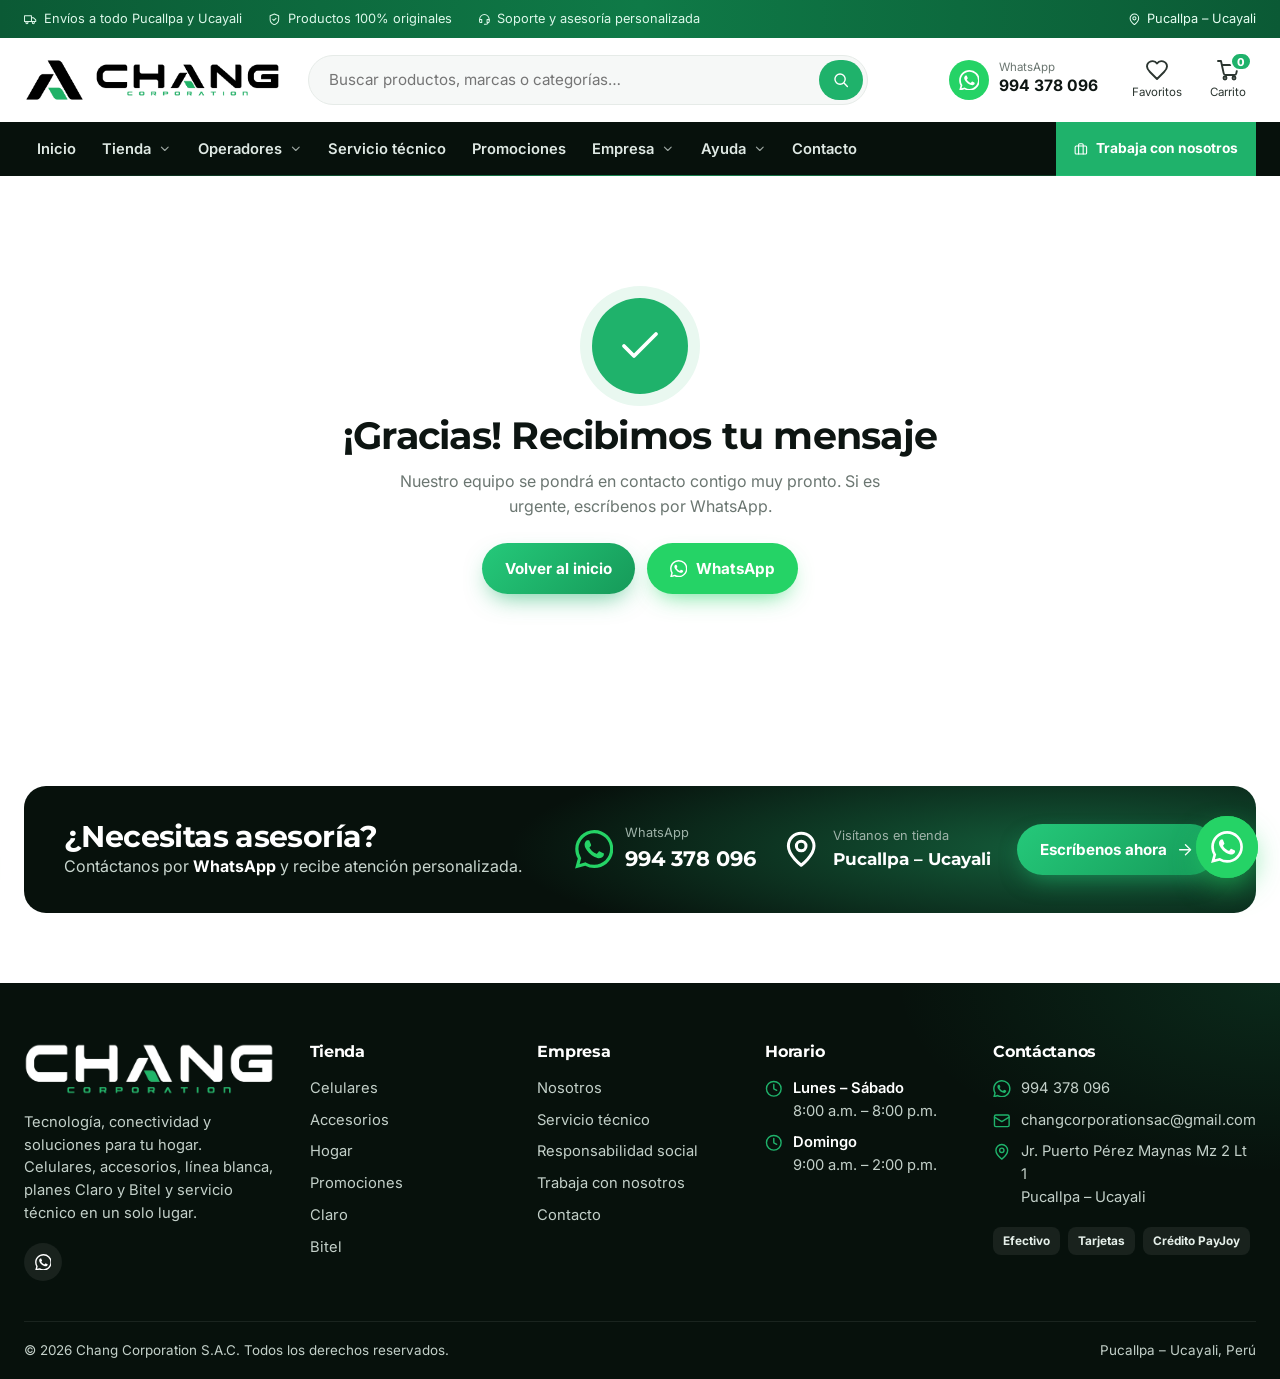
<file: gracias.html>
<!DOCTYPE html>
<html lang="es">
<head>
<meta charset="utf-8">
<meta name="viewport" content="width=device-width,initial-scale=1">
<title>¡Gracias! | Chang Corporation</title>
<meta name="description" content="Gracias por contactarnos.">
<meta name="theme-color" content="#07110c">
<meta property="og:type" content="website">
<meta property="og:title" content="¡Gracias! | Chang Corporation">
<meta property="og:description" content="Gracias por contactarnos.">
<meta property="og:image" content="img/og-image.jpg">
<link rel="icon" type="image/png" href="img/favicon-32.png">
<link rel="apple-touch-icon" href="img/apple-touch-icon.png">
<link rel="preconnect" href="https://fonts.googleapis.com">
<link rel="preconnect" href="https://fonts.gstatic.com" crossorigin>
<link href="https://fonts.googleapis.com/css2?family=Caveat:wght@600;700&family=Inter:wght@400;500;600;700;800&family=Montserrat:ital,wght@0,600;0,700;0,800;0,900;1,900&display=swap" rel="stylesheet">
<link rel="stylesheet" href="css/styles.css">
</head>
<body data-page="gracias">
<div class="loader"><img src="img/icono-a.png" alt=""></div>
<div id="site-header"></div>
<main>
<section class="thanks"><div><span class="t-ic" data-ic="check"></span><h1 style="font-size:2.4rem">¡Gracias! Recibimos tu mensaje</h1><p style="color:var(--mut);max-width:480px;margin:12px auto 24px">Nuestro equipo se pondrá en contacto contigo muy pronto. Si es urgente, escríbenos por WhatsApp.</p>
<div style="display:flex;gap:12px;justify-content:center;flex-wrap:wrap"><a class="btn btn-g" href="index.html">Volver al inicio</a><a class="btn btn-wa" data-wa=""><span data-ic="wa"></span>WhatsApp</a></div></div></section>
</main>
<div id="site-footer"></div>
<script src="js/data.js"></script>
<script src="js/app.js"></script>
</body>
</html>
</file>
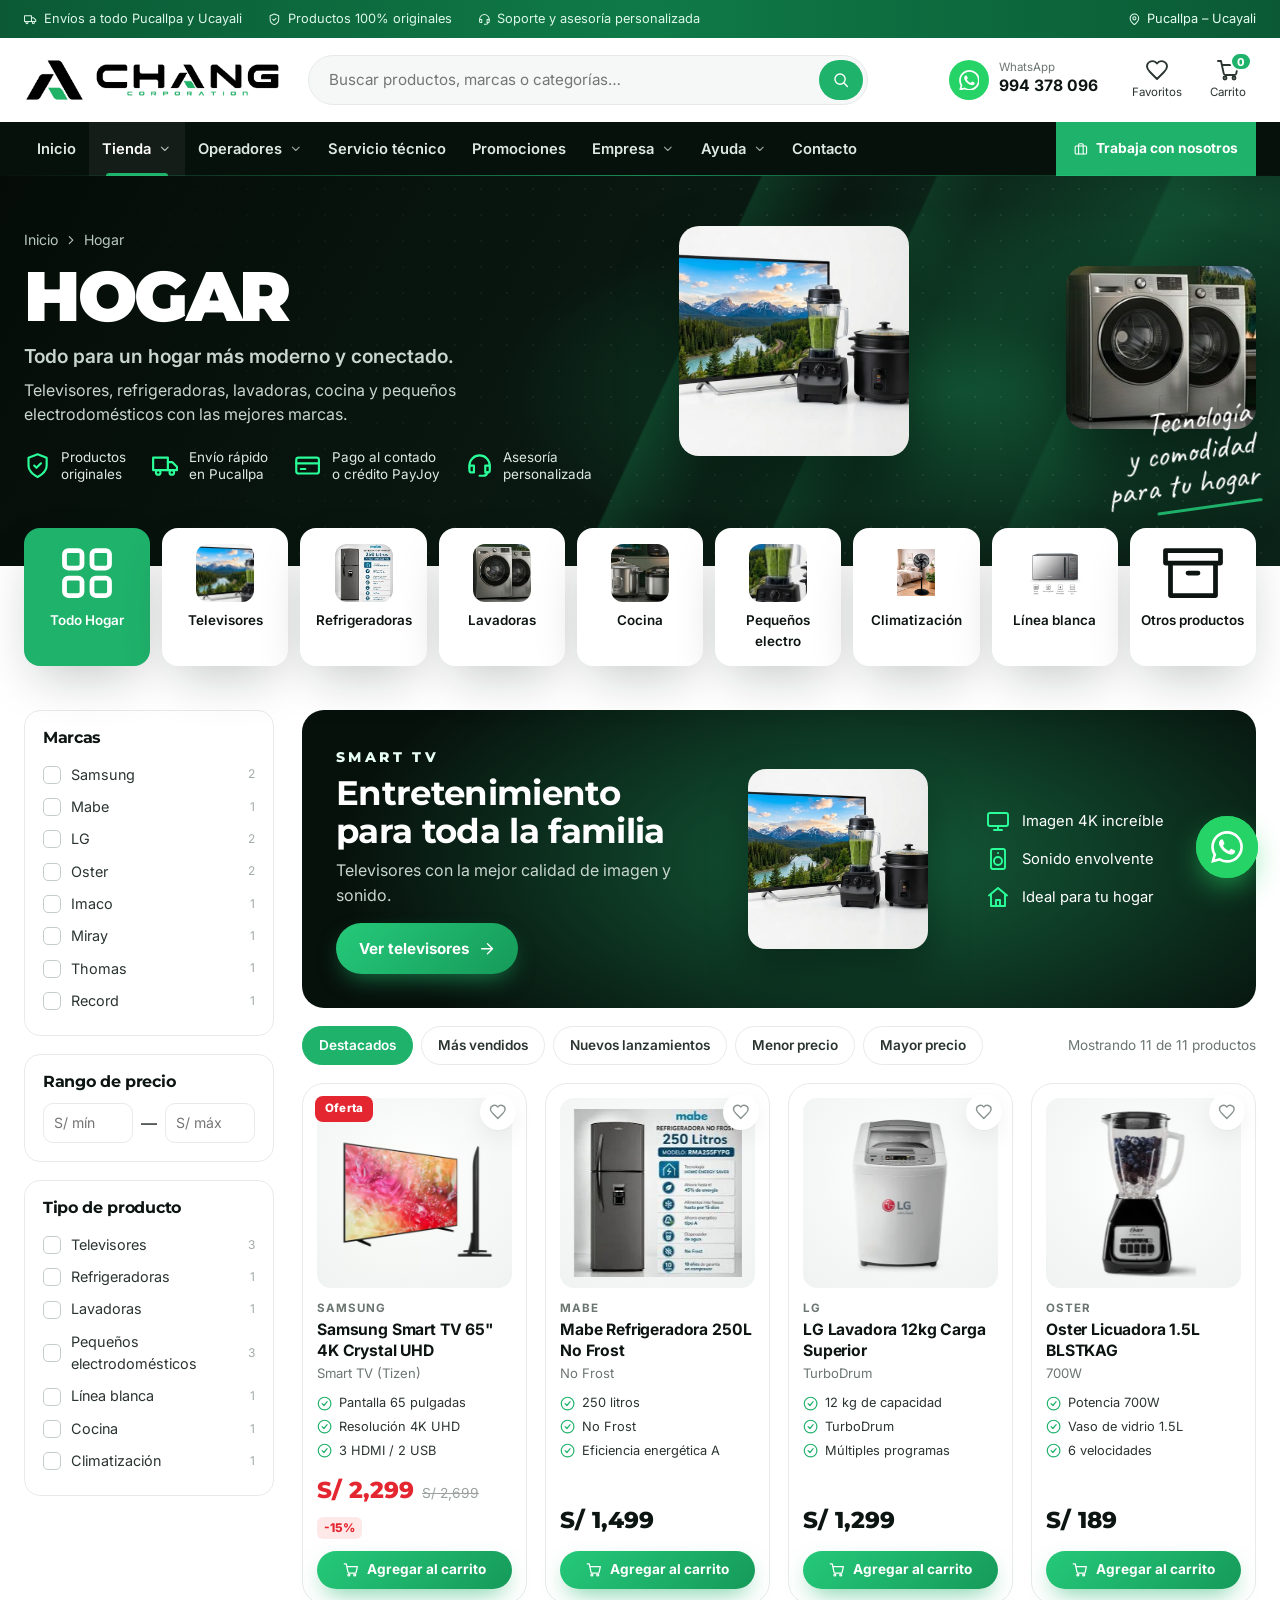
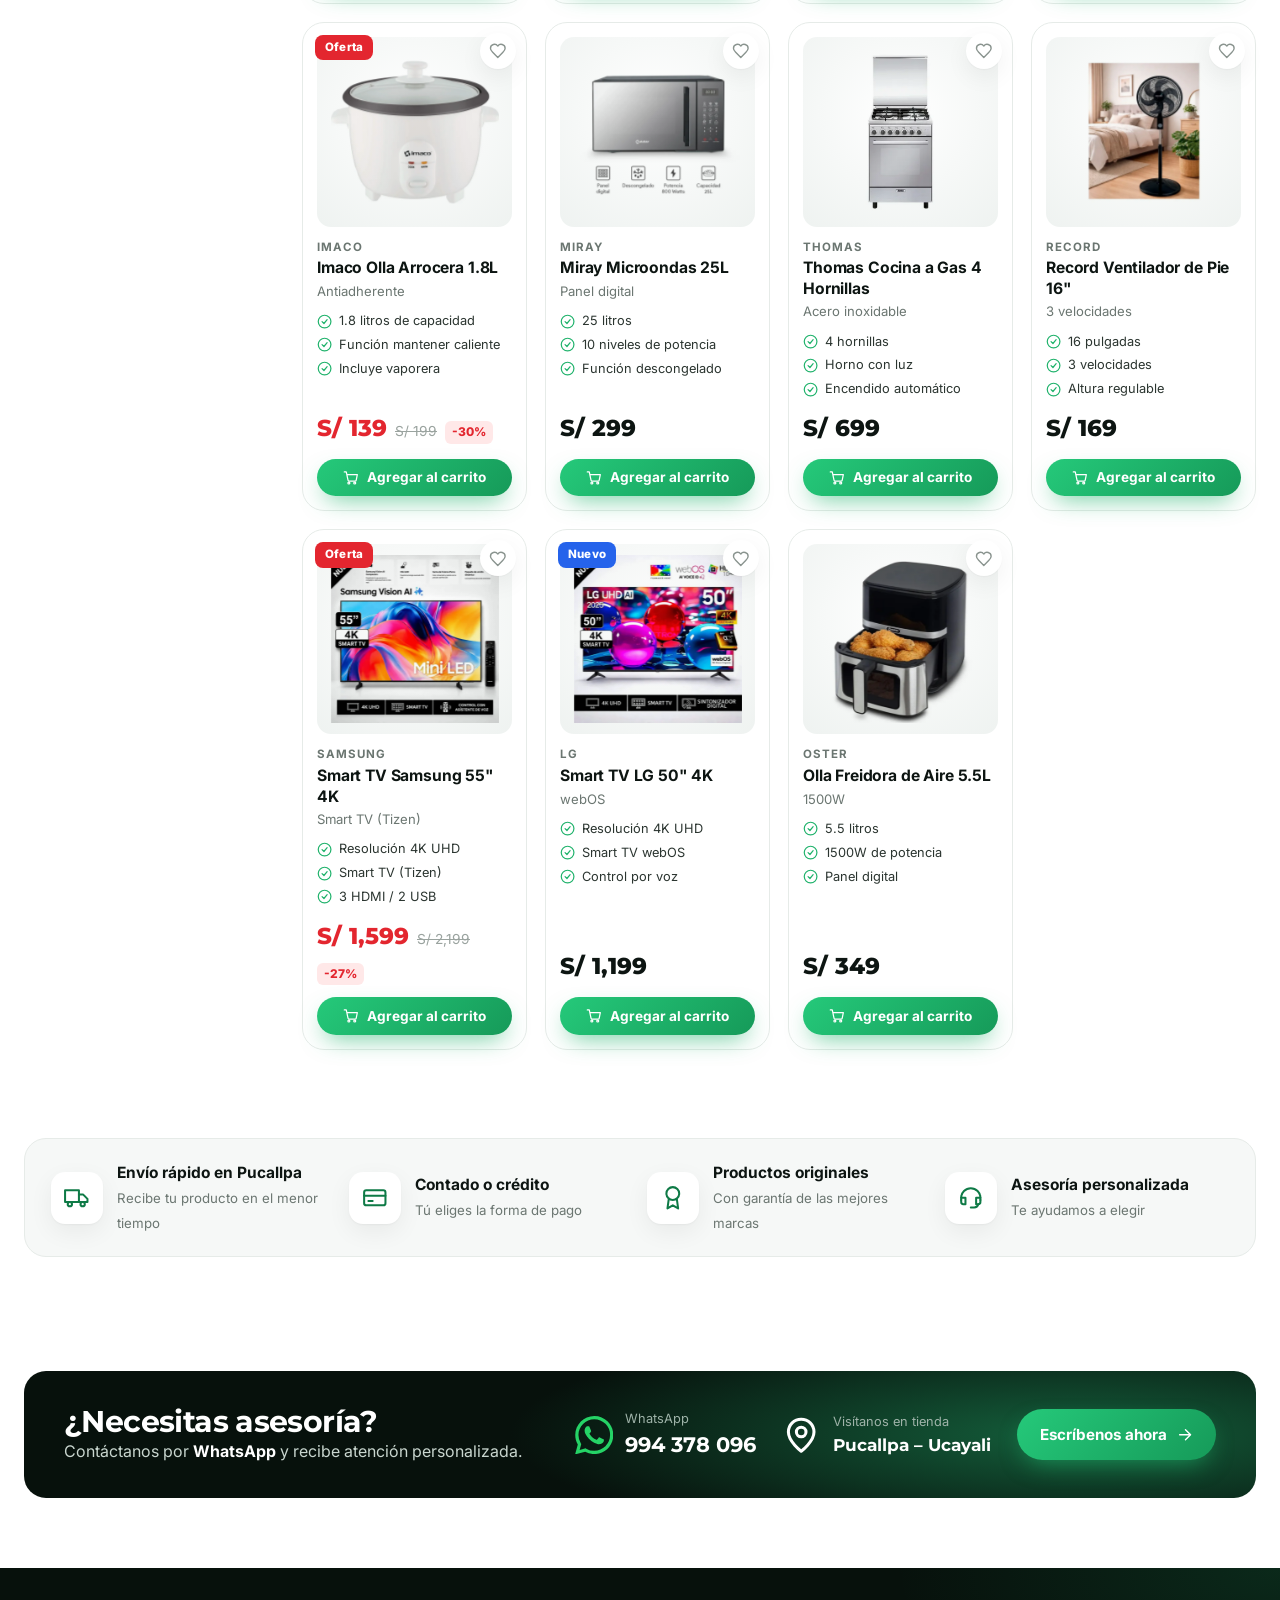
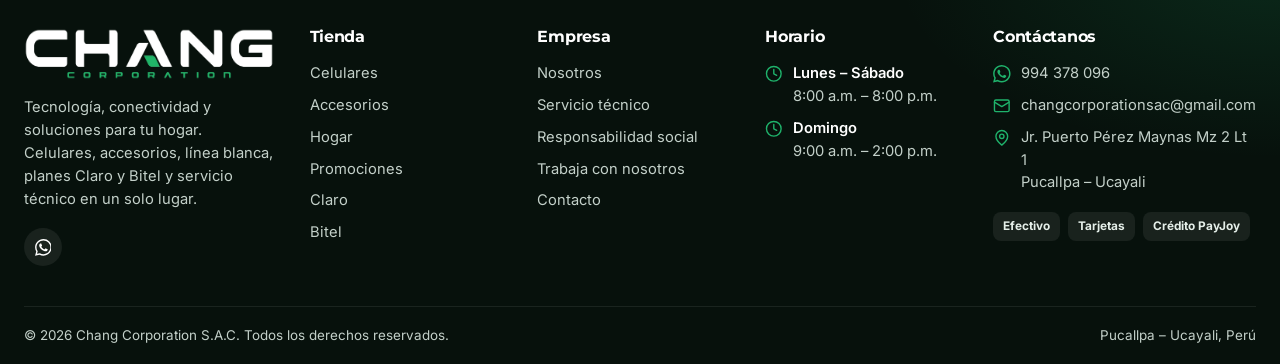
<file: hogar.html>
<!DOCTYPE html>
<html lang="es">
<head>
<meta charset="utf-8">
<meta name="viewport" content="width=device-width,initial-scale=1">
<title>Hogar y electrodomésticos | Chang Corporation – Pucallpa</title>
<meta name="description" content="Televisores, refrigeradoras, lavadoras, cocinas y electrodomésticos en Pucallpa.">
<meta name="theme-color" content="#07110c">
<meta property="og:type" content="website">
<meta property="og:title" content="Hogar y electrodomésticos | Chang Corporation – Pucallpa">
<meta property="og:description" content="Televisores, refrigeradoras, lavadoras, cocinas y electrodomésticos en Pucallpa.">
<meta property="og:image" content="img/og-image.jpg">
<link rel="icon" type="image/png" href="img/favicon-32.png">
<link rel="apple-touch-icon" href="img/apple-touch-icon.png">
<link rel="preconnect" href="https://fonts.googleapis.com">
<link rel="preconnect" href="https://fonts.gstatic.com" crossorigin>
<link href="https://fonts.googleapis.com/css2?family=Caveat:wght@600;700&family=Inter:wght@400;500;600;700;800&family=Montserrat:ital,wght@0,600;0,700;0,800;0,900;1,900&display=swap" rel="stylesheet">
<link rel="stylesheet" href="css/styles.css">
</head>
<body data-page="hogar">
<div class="loader"><img src="img/icono-a.png" alt=""></div>
<div id="site-header"></div>
<main>
<section class="phero "><div class="slide-bg"></div><div class="wrap">
  <div class="reveal-s ph-txt">
    <div class="crumbs"><a href="index.html">Inicio</a><span data-ic="right"></span><span>Hogar</span></div>
    <h1>Hogar</h1><p class="lead">Todo para un hogar más moderno y conectado.</p><p>Televisores, refrigeradoras, lavadoras, cocina y pequeños electrodomésticos con las mejores marcas.</p>
    <div class="s-feats"><div><span data-ic="shield"></span><span>Productos<br>originales</span></div><div><span data-ic="truck"></span><span>Envío rápido<br>en Pucallpa</span></div><div><span data-ic="card"></span><span>Pago al contado<br>o crédito PayJoy</span></div><div><span data-ic="headset"></span><span>Asesoría<br>personalizada</span></div></div>
  </div>
  <div class="phero-art"><img class="art-abs float" src="img/fotos/cat-hogar.jpg" alt="" style="left:0;top:20px;width:230px;height:auto;border-radius:20px;box-shadow:0 30px 60px rgba(0,0,0,.4)"><img class="art-abs float2" src="img/fotos/sc-lavadora.jpg" alt="" style="right:0;top:60px;width:190px;height:auto;border-radius:20px;box-shadow:0 30px 60px rgba(0,0,0,.4)"><div class="script">Tecnología<br>y comodidad<br>para tu hogar</div></div>
</div></section><div class="wrap"><div class="subcats "><button class="sc on" data-sub="all"><span class="sc-art"><span data-ic="grid"></span></span>Todo Hogar</button><button class="sc " data-sub="Televisores"><span class="sc-art"><img src="img/fotos/sc-tv.jpg" alt="" style="height:58px;width:58px;object-fit:cover;border-radius:12px"></span>Televisores</button><button class="sc " data-sub="Refrigeradoras"><span class="sc-art"><img src="img/productos/mabe250.webp" alt="" style="height:58px;width:58px;object-fit:cover;border-radius:12px"></span>Refrigeradoras</button><button class="sc " data-sub="Lavadoras"><span class="sc-art"><img src="img/fotos/sc-lavadora.jpg" alt="" style="height:58px;width:58px;object-fit:cover;border-radius:12px"></span>Lavadoras</button><button class="sc " data-sub="Cocina"><span class="sc-art"><img src="img/fotos/sc-cocina.jpg" alt="" style="height:58px;width:58px;object-fit:cover;border-radius:12px"></span>Cocina</button><button class="sc " data-sub="Pequeños electrodomésticos"><span class="sc-art"><img src="img/fotos/sc-licuadora.jpg" alt="" style="height:58px;width:58px;object-fit:cover;border-radius:12px"></span>Pequeños electro</button><button class="sc " data-sub="Climatización"><span class="sc-art"><img src="img/productos/record.webp" alt="" style="height:58px;width:58px;object-fit:cover;border-radius:12px"></span>Climatización</button><button class="sc " data-sub="Línea blanca"><span class="sc-art"><img src="img/productos/miray.webp" alt="" style="height:58px;width:58px;object-fit:cover;border-radius:12px"></span>Línea blanca</button><a class="sc" data-wa="Hola, busco un producto para el hogar que no está en la web:"><span class="sc-art"><span data-ic="box"></span></span>Otros productos</a></div></div><section class="sec-sm"><div class="wrap"><div class="catalog" data-catalog data-cat="hogar">
  <aside class="side">
    
    <div class="side-box"><h4>Marcas</h4><div data-f="marcas"></div></div>
    <div class="side-box"><h4>Rango de precio</h4><div class="range"><input name="min" type="number" min="0" placeholder="S/ mín"><span>—</span><input name="max" type="number" min="0" placeholder="S/ máx"></div></div>
    <div class="side-box"><h4>Tipo de producto</h4><div data-f="tipos"></div></div>
    <button class="btn btn-g btn-block filters-close" data-close>Ver resultados</button>
  </aside>
  <div>
    <div class="feat  rv"><div><span class="tag">SMART TV</span><h3>Entretenimiento para toda la familia</h3><p>Televisores con la mejor calidad de imagen y sonido.</p><a class="btn btn-g" href="#" data-sub="Televisores">Ver televisores <span data-ic="arrow"></span></a></div>
  <div class="f-art float"><img src="img/fotos/cat-hogar.jpg" alt="" style="height:100%;width:auto;border-radius:18px;box-shadow:0 20px 40px rgba(0,0,0,.35)"></div><ul><li><span data-ic="tv"></span>Imagen 4K increíble</li><li><span data-ic="speaker"></span>Sonido envolvente</li><li><span data-ic="home"></span>Ideal para tu hogar</li></ul></div>
    <div class="toolbar"><button class="pill filters-btn" data-openfilters><span data-ic="filter"></span> Filtros</button><button class="pill on" data-sort="dest">Destacados</button><button class="pill " data-sort="top">Más vendidos</button><button class="pill " data-sort="new">Nuevos lanzamientos</button><button class="pill " data-sort="low">Menor precio</button><button class="pill " data-sort="high">Mayor precio</button><span class="count" data-count></span></div>
    <div class="pgrid" data-grid></div>
  </div>
</div></div></section><section class="sec-sm"><div class="wrap"><div class="bens  rv"><div class="ben"><span class="b-ic" data-ic="truck"></span><span><b>Envío rápido en Pucallpa</b><small>Recibe tu producto en el menor tiempo</small></span></div><div class="ben"><span class="b-ic" data-ic="card"></span><span><b>Contado o crédito</b><small>Tú eliges la forma de pago</small></span></div><div class="ben"><span class="b-ic" data-ic="award"></span><span><b>Productos originales</b><small>Con garantía de las mejores marcas</small></span></div><div class="ben"><span class="b-ic" data-ic="headset"></span><span><b>Asesoría personalizada</b><small>Te ayudamos a elegir</small></span></div></div></div></section>
</main>
<div id="site-footer"></div>
<script src="js/data.js"></script>
<script src="js/app.js"></script>
</body>
</html>
</file>
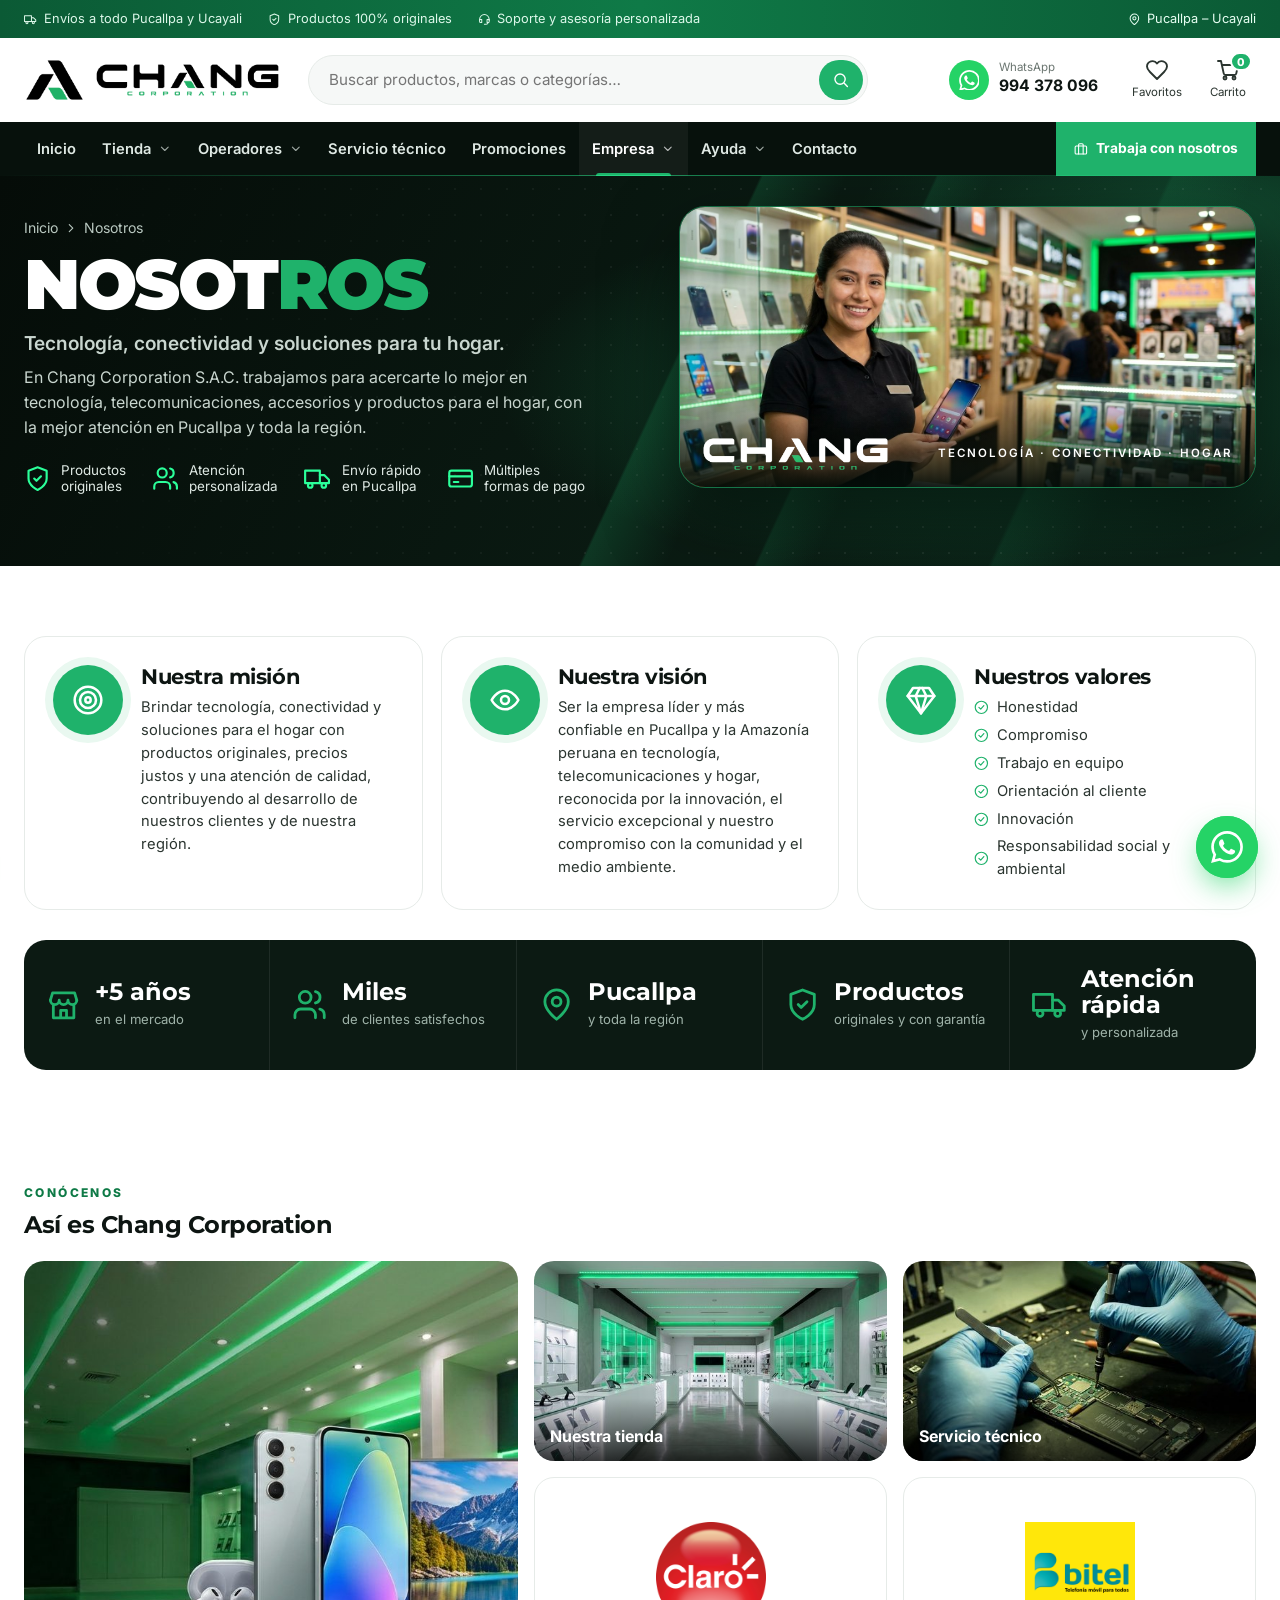
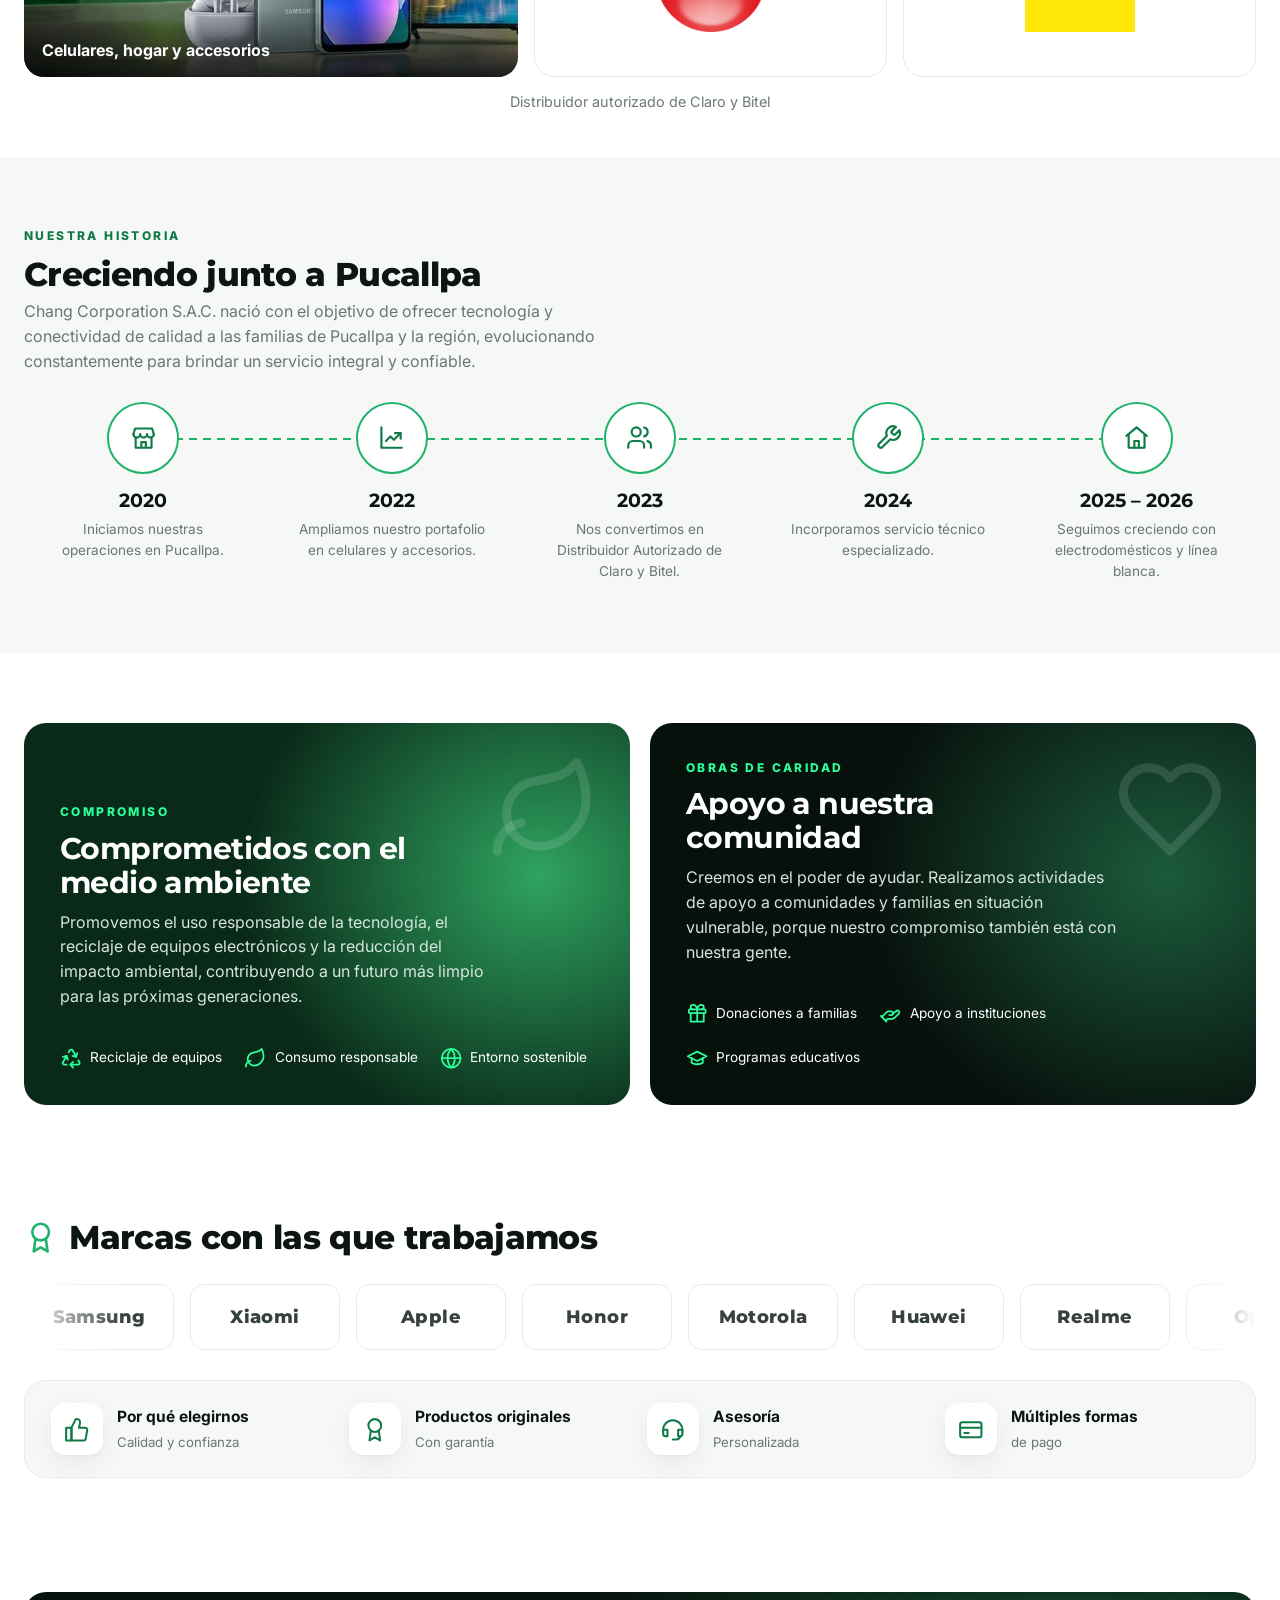
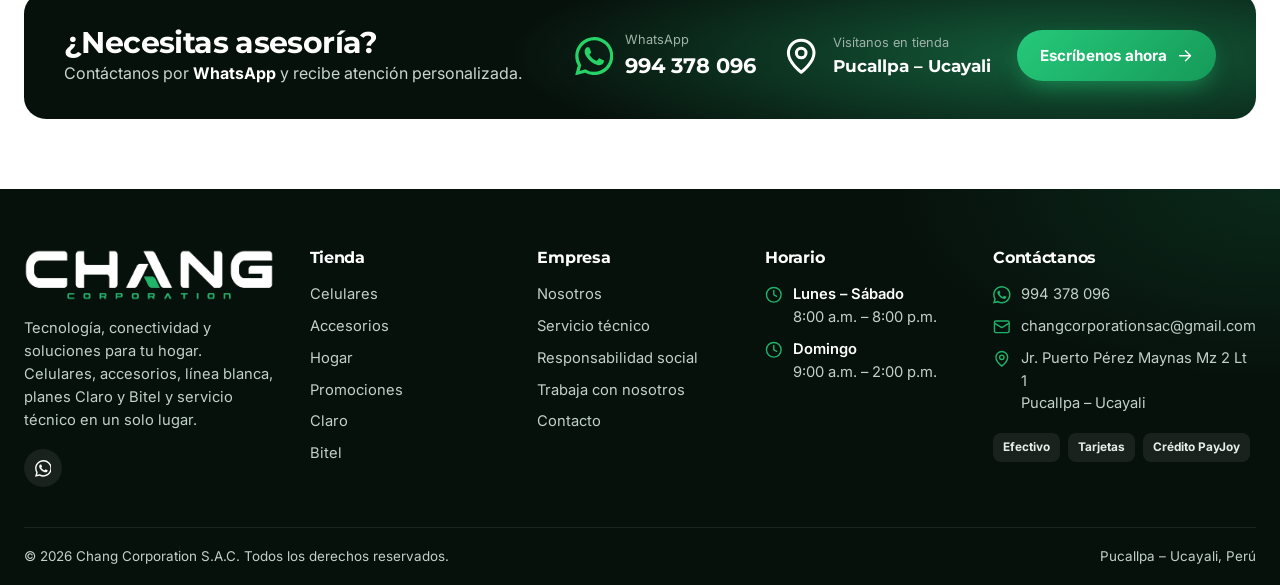
<file: nosotros.html>
<!DOCTYPE html>
<html lang="es">
<head>
<meta charset="utf-8">
<meta name="viewport" content="width=device-width,initial-scale=1">
<title>Nosotros | Chang Corporation S.A.C. – Pucallpa</title>
<meta name="description" content="Conoce a Chang Corporation S.A.C.: misión, visión, valores, historia y compromiso con Pucallpa.">
<meta name="theme-color" content="#07110c">
<meta property="og:type" content="website">
<meta property="og:title" content="Nosotros | Chang Corporation S.A.C. – Pucallpa">
<meta property="og:description" content="Conoce a Chang Corporation S.A.C.: misión, visión, valores, historia y compromiso con Pucallpa.">
<meta property="og:image" content="img/og-image.jpg">
<link rel="icon" type="image/png" href="img/favicon-32.png">
<link rel="apple-touch-icon" href="img/apple-touch-icon.png">
<link rel="preconnect" href="https://fonts.googleapis.com">
<link rel="preconnect" href="https://fonts.gstatic.com" crossorigin>
<link href="https://fonts.googleapis.com/css2?family=Caveat:wght@600;700&family=Inter:wght@400;500;600;700;800&family=Montserrat:ital,wght@0,600;0,700;0,800;0,900;1,900&display=swap" rel="stylesheet">
<link rel="stylesheet" href="css/styles.css">
</head>
<body data-page="nosotros">
<div class="loader"><img src="img/icono-a.png" alt=""></div>
<div id="site-header"></div>
<main>
<section class="phero "><div class="slide-bg"></div><div class="wrap">
  <div class="reveal-s ph-txt">
    <div class="crumbs"><a href="index.html">Inicio</a><span data-ic="right"></span><span>Nosotros</span></div>
    <h1>Nosot<span>ros</span></h1><p class="lead">Tecnología, conectividad y soluciones para tu hogar.</p><p>En Chang Corporation S.A.C. trabajamos para acercarte lo mejor en tecnología, telecomunicaciones, accesorios y productos para el hogar, con la mejor atención en Pucallpa y toda la región.</p>
    <div class="s-feats"><div><span data-ic="shield"></span><span>Productos<br>originales</span></div><div><span data-ic="users"></span><span>Atención<br>personalizada</span></div><div><span data-ic="truck"></span><span>Envío rápido<br>en Pucallpa</span></div><div><span data-ic="card"></span><span>Múltiples<br>formas de pago</span></div></div>
  </div>
  <div class="phero-art"><div class="float" style="position:relative;border-radius:26px;overflow:hidden;box-shadow:0 30px 70px rgba(0,0,0,.5);border:1px solid rgba(43,255,154,.35)"><img src="img/fotos/nosotros-tienda.jpg" alt="Tienda Chang Corporation" style="display:block;width:100%;height:280px;object-fit:cover"><div style="position:absolute;left:0;right:0;bottom:0;padding:34px 22px 16px;background:linear-gradient(transparent,rgba(3,12,8,.92));display:flex;align-items:center;justify-content:space-between;gap:12px"><img src="img/logo-blanco.png" alt="Chang Corporation" style="height:34px;width:auto"><span style="color:#fff;font-size:.72rem;letter-spacing:.18em;text-transform:uppercase;font-weight:600">Tecnología · Conectividad · Hogar</span></div></div></div>
</div></section>
<section class="sec"><div class="wrap">
  <div class="icards">
    <div class="icard rv"><span class="i-ic" data-ic="target"></span><div><h3>Nuestra misión</h3><p>Brindar tecnología, conectividad y soluciones para el hogar con productos originales, precios justos y una atención de calidad, contribuyendo al desarrollo de nuestros clientes y de nuestra región.</p></div></div>
    <div class="icard rv d1"><span class="i-ic" data-ic="eye"></span><div><h3>Nuestra visión</h3><p>Ser la empresa líder y más confiable en Pucallpa y la Amazonía peruana en tecnología, telecomunicaciones y hogar, reconocida por la innovación, el servicio excepcional y nuestro compromiso con la comunidad y el medio ambiente.</p></div></div>
    <div class="icard rv d2"><span class="i-ic" data-ic="gem"></span><div><h3>Nuestros valores</h3><ul><li><span data-ic="checkc"></span>Honestidad</li><li><span data-ic="checkc"></span>Compromiso</li><li><span data-ic="checkc"></span>Trabajo en equipo</li><li><span data-ic="checkc"></span>Orientación al cliente</li><li><span data-ic="checkc"></span>Innovación</li><li><span data-ic="checkc"></span>Responsabilidad social y ambiental</li></ul></div></div>
  </div>
  <div class="stats rv" style="margin-top:30px">
    <div class="stat"><span data-ic="store"></span><div><b data-count-to="5" data-pre="+" data-suf=" años">+5 años</b><small>en el mercado</small></div></div>
    <div class="stat"><span data-ic="users"></span><div><b>Miles</b><small>de clientes satisfechos</small></div></div>
    <div class="stat"><span data-ic="pin"></span><div><b>Pucallpa</b><small>y toda la región</small></div></div>
    <div class="stat"><span data-ic="shield"></span><div><b>Productos</b><small>originales y con garantía</small></div></div>
    <div class="stat"><span data-ic="truck"></span><div><b>Atención rápida</b><small>y personalizada</small></div></div>
  </div>
</div></section>

<section class="sec-sm"><div class="wrap">
  <div class="sec-head"><div><span class="eyebrow">Conócenos</span><h2 class="h2">Así es Chang Corporation</h2></div></div>
  <div class="rv" style="display:grid;grid-template-columns:1.4fr 1fr 1fr;grid-template-rows:200px 200px;gap:16px;margin-top:22px">
    <figure style="grid-row:span 2;margin:0;border-radius:20px;overflow:hidden;position:relative"><img src="img/fotos/hero-portada.jpg" alt="Tecnología y hogar" style="width:100%;height:100%;object-fit:cover"><figcaption style="position:absolute;left:0;right:0;bottom:0;padding:30px 18px 14px;color:#fff;font-weight:700;background:linear-gradient(transparent,rgba(0,0,0,.75))">Celulares, hogar y accesorios</figcaption></figure>
    <figure style="margin:0;border-radius:20px;overflow:hidden;position:relative"><img src="img/fotos/nov-tienda.jpg" alt="Nuestra tienda" style="width:100%;height:100%;object-fit:cover"><figcaption style="position:absolute;left:0;right:0;bottom:0;padding:26px 16px 12px;color:#fff;font-weight:700;background:linear-gradient(transparent,rgba(0,0,0,.75))">Nuestra tienda</figcaption></figure>
    <figure style="margin:0;border-radius:20px;overflow:hidden;position:relative"><img src="img/fotos/nov-servicio.jpg" alt="Servicio técnico" style="width:100%;height:100%;object-fit:cover"><figcaption style="position:absolute;left:0;right:0;bottom:0;padding:26px 16px 12px;color:#fff;font-weight:700;background:linear-gradient(transparent,rgba(0,0,0,.75))">Servicio técnico</figcaption></figure>
    <figure style="margin:0;border-radius:20px;overflow:hidden;background:#fff;border:1px solid var(--line,#e4ebe7);display:grid;place-items:center;padding:20px"><img src="img/logos/claro.png" alt="Claro" style="max-width:70%;max-height:110px;object-fit:contain"></figure>
    <figure style="margin:0;border-radius:20px;overflow:hidden;background:#fff;border:1px solid var(--line,#e4ebe7);display:grid;place-items:center;padding:20px"><img src="img/logos/bitel.png" alt="Bitel" style="max-width:70%;max-height:110px;object-fit:contain"></figure>
  </div>
  <p style="margin-top:14px;text-align:center;color:#6b7a73;font-size:.9rem">Distribuidor autorizado de Claro y Bitel</p>
</div></section>
<section class="sec sec-gray"><div class="wrap">
  <div class="sec-hd rv"><div><span class="eyebrow">Nuestra historia</span><h2>Creciendo junto a Pucallpa</h2><p style="max-width:620px">Chang Corporation S.A.C. nació con el objetivo de ofrecer tecnología y conectividad de calidad a las familias de Pucallpa y la región, evolucionando constantemente para brindar un servicio integral y confiable.</p></div></div>
  <div class="tl">
    <div class="tl-it rv"><span class="t-ic" data-ic="store"></span><b>2020</b><p>Iniciamos nuestras operaciones en Pucallpa.</p></div>
    <div class="tl-it rv d1"><span class="t-ic" data-ic="chart"></span><b>2022</b><p>Ampliamos nuestro portafolio en celulares y accesorios.</p></div>
    <div class="tl-it rv d2"><span class="t-ic" data-ic="users"></span><b>2023</b><p>Nos convertimos en Distribuidor Autorizado de Claro y Bitel.</p></div>
    <div class="tl-it rv d3"><span class="t-ic" data-ic="wrench"></span><b>2024</b><p>Incorporamos servicio técnico especializado.</p></div>
    <div class="tl-it rv d4"><span class="t-ic" data-ic="home"></span><b>2025 – 2026</b><p>Seguimos creciendo con electrodomésticos y línea blanca.</p></div>
  </div>
</div></section>

<section class="sec" id="compromiso"><div class="wrap"><div class="split">
  <div class="green-card env rv"><span class="gc-ic" data-ic="leaf"></span><span class="eyebrow" style="color:var(--glow)">Compromiso</span><h3>Comprometidos con el medio ambiente</h3><p>Promovemos el uso responsable de la tecnología, el reciclaje de equipos electrónicos y la reducción del impacto ambiental, contribuyendo a un futuro más limpio para las próximas generaciones.</p>
    <div class="gc-feats"><div><span data-ic="recycle"></span>Reciclaje de equipos</div><div><span data-ic="leaf"></span>Consumo responsable</div><div><span data-ic="globe"></span>Entorno sostenible</div></div></div>
  <div class="green-card soc rv d1"><span class="gc-ic" data-ic="heart"></span><span class="eyebrow" style="color:var(--glow)">Obras de caridad</span><h3>Apoyo a nuestra comunidad</h3><p>Creemos en el poder de ayudar. Realizamos actividades de apoyo a comunidades y familias en situación vulnerable, porque nuestro compromiso también está con nuestra gente.</p>
    <div class="gc-feats"><div><span data-ic="gift"></span>Donaciones a familias</div><div><span data-ic="hand"></span>Apoyo a instituciones</div><div><span data-ic="cap"></span>Programas educativos</div></div></div>
</div></div></section>

<section class="sec-sm" id="marcas"><div class="wrap">
  <div class="sec-hd rv"><h2><span data-ic="award"></span>Marcas con las que trabajamos</h2></div>
  <div class="brands rv" data-brands></div>
  <div style="margin-top:30px"><div class="bens  rv"><div class="ben"><span class="b-ic" data-ic="thumbs"></span><span><b>Por qué elegirnos</b><small>Calidad y confianza</small></span></div><div class="ben"><span class="b-ic" data-ic="award"></span><span><b>Productos originales</b><small>Con garantía</small></span></div><div class="ben"><span class="b-ic" data-ic="headset"></span><span><b>Asesoría</b><small>Personalizada</small></span></div><div class="ben"><span class="b-ic" data-ic="card"></span><span><b>Múltiples formas</b><small>de pago</small></span></div></div></div></div></section>
</main>
<div id="site-footer"></div>
<script src="js/data.js"></script>
<script src="js/app.js"></script>
</body>
</html>
</file>
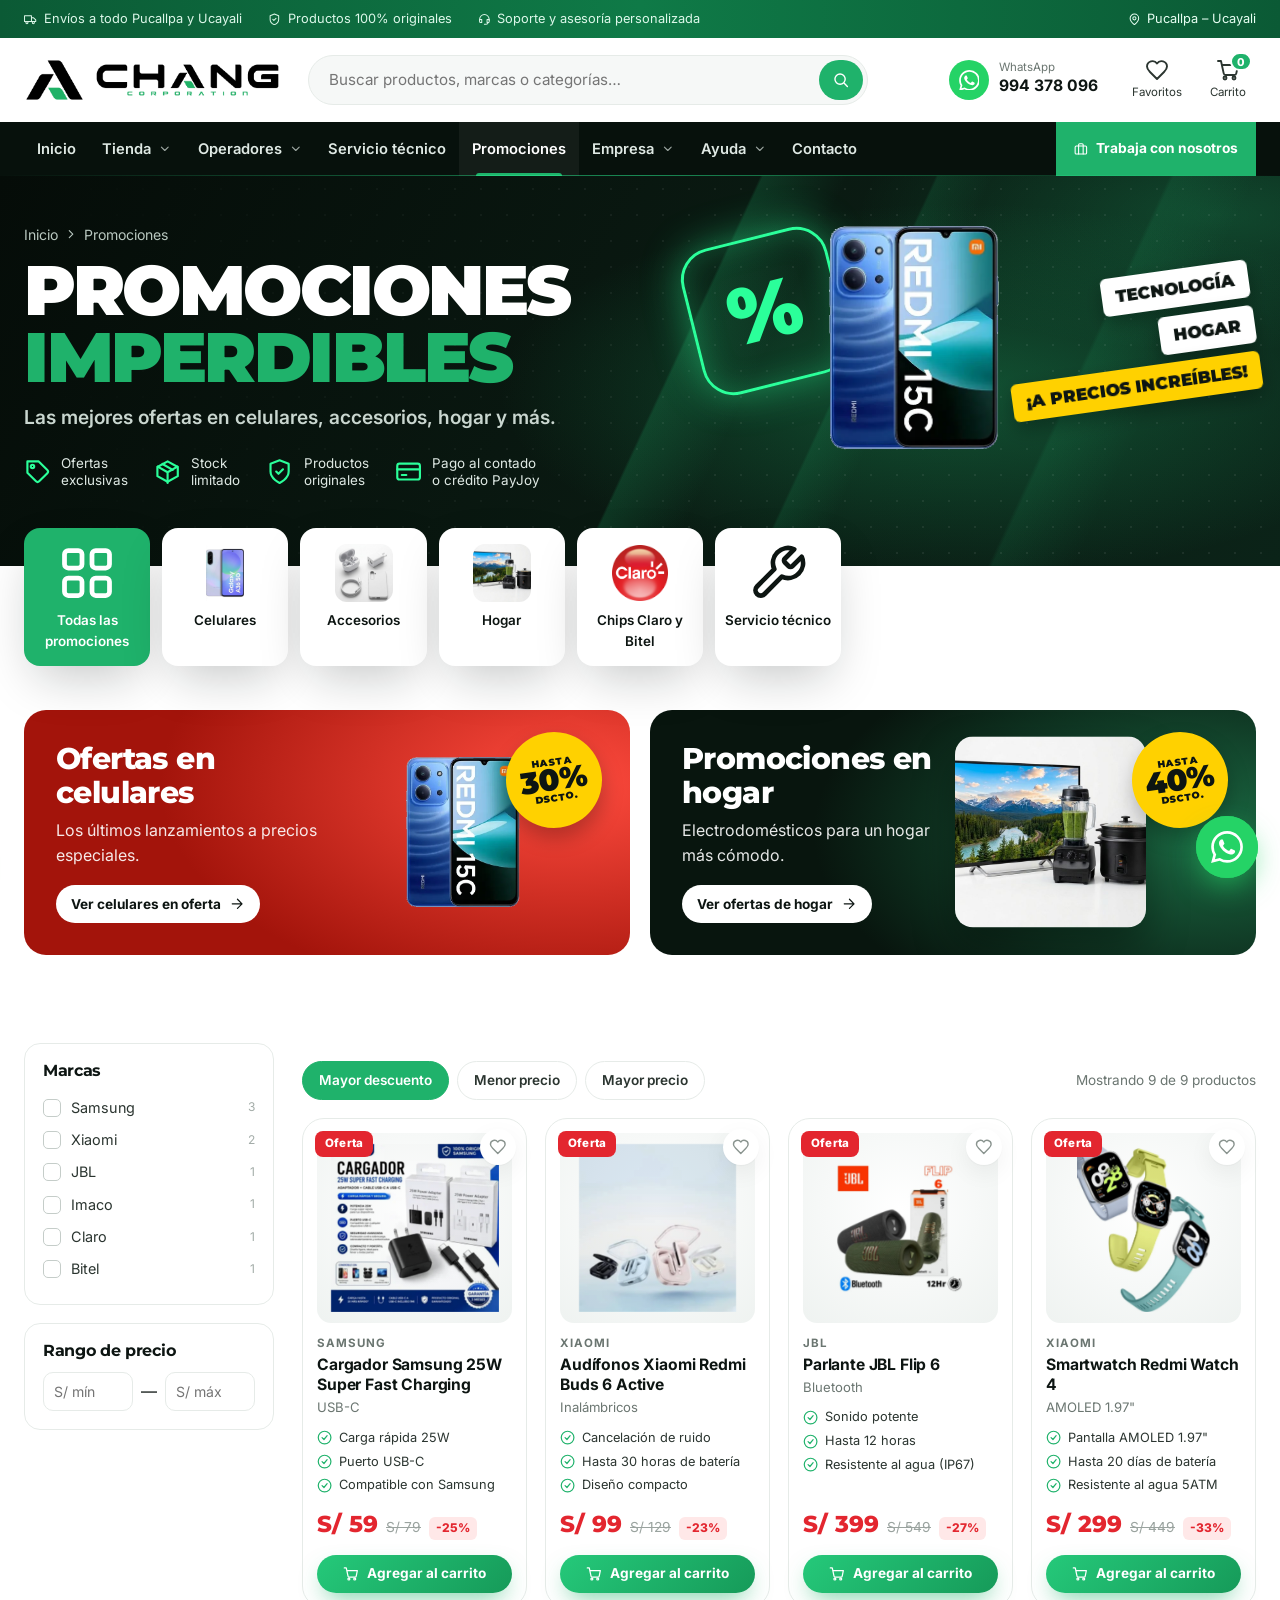
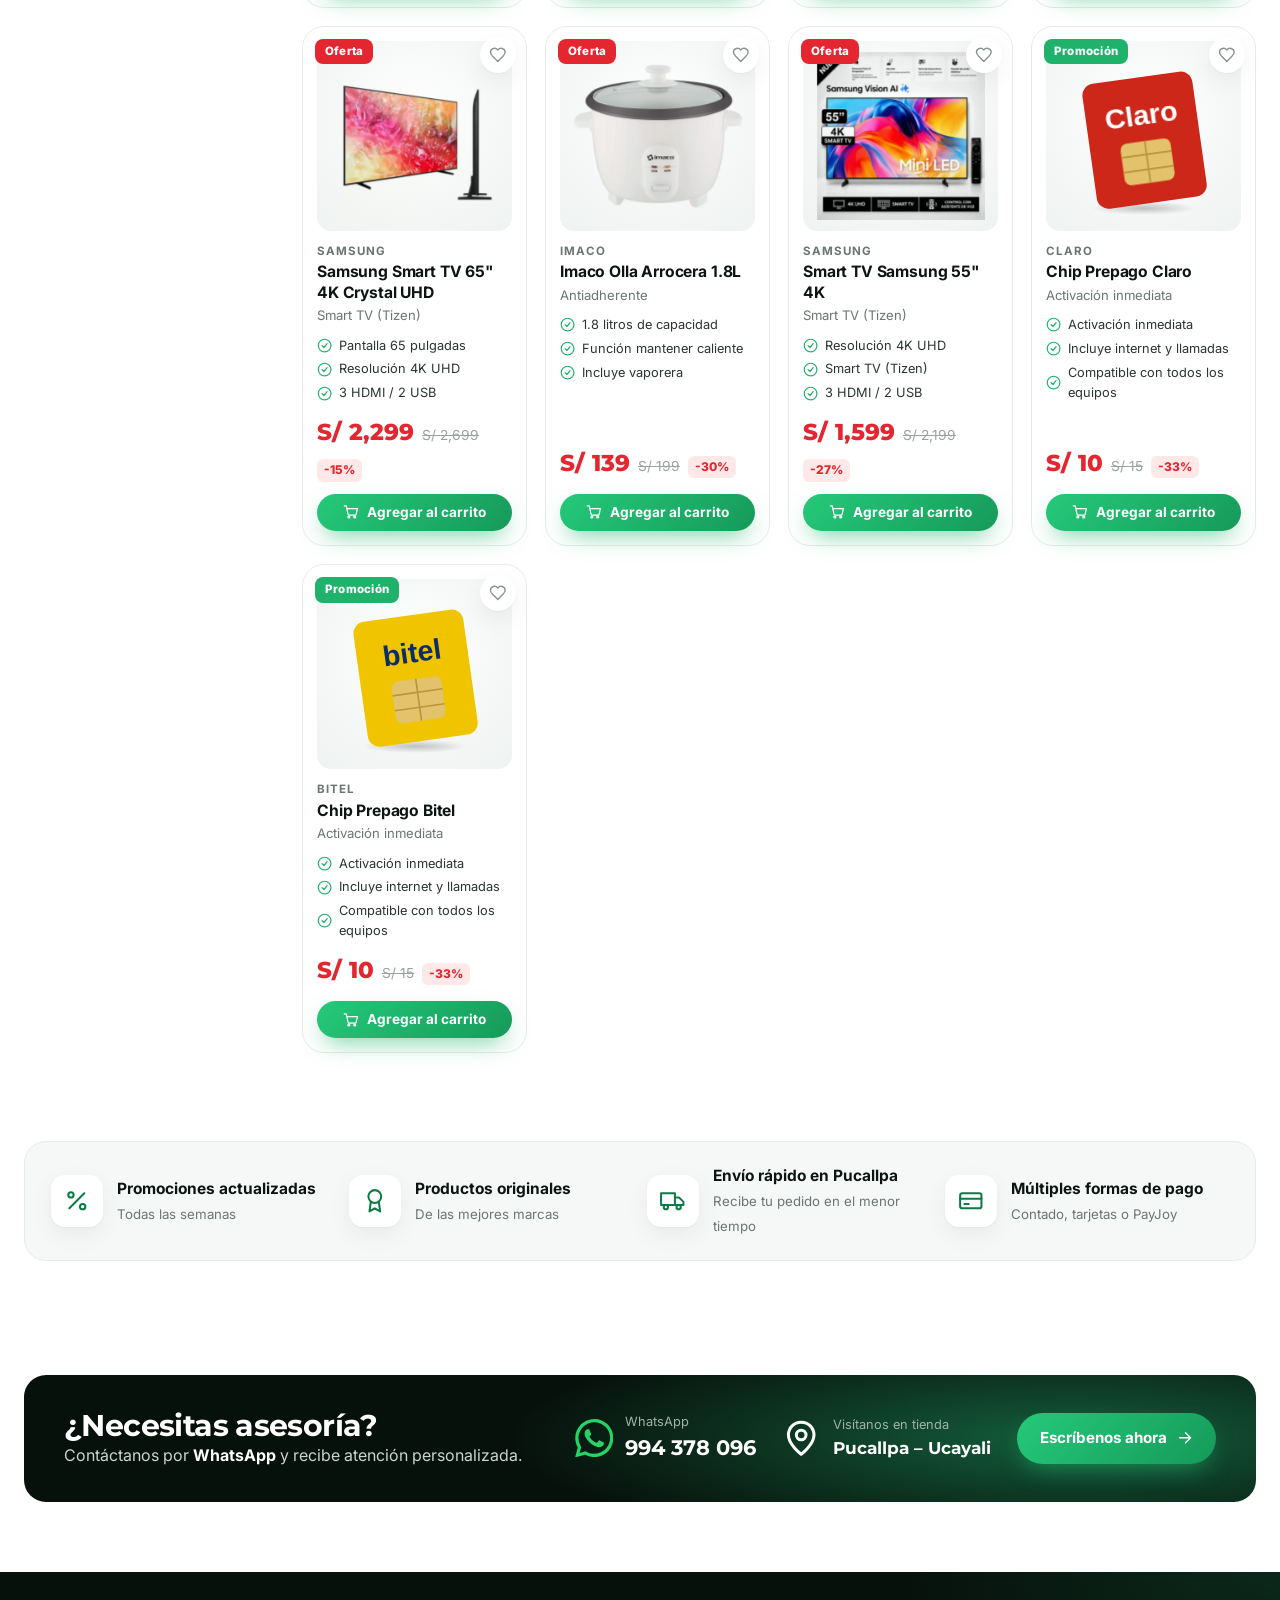
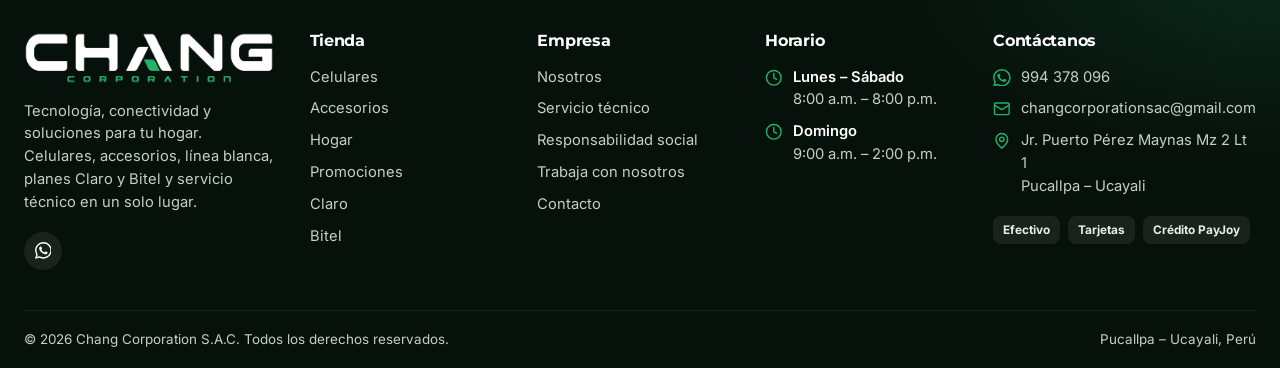
<file: promociones.html>
<!DOCTYPE html>
<html lang="es">
<head>
<meta charset="utf-8">
<meta name="viewport" content="width=device-width,initial-scale=1">
<title>Promociones | Chang Corporation – Pucallpa</title>
<meta name="description" content="Ofertas en celulares, accesorios, electrodomésticos y chips Claro y Bitel en Pucallpa.">
<meta name="theme-color" content="#07110c">
<meta property="og:type" content="website">
<meta property="og:title" content="Promociones | Chang Corporation – Pucallpa">
<meta property="og:description" content="Ofertas en celulares, accesorios, electrodomésticos y chips Claro y Bitel en Pucallpa.">
<meta property="og:image" content="img/og-image.jpg">
<link rel="icon" type="image/png" href="img/favicon-32.png">
<link rel="apple-touch-icon" href="img/apple-touch-icon.png">
<link rel="preconnect" href="https://fonts.googleapis.com">
<link rel="preconnect" href="https://fonts.gstatic.com" crossorigin>
<link href="https://fonts.googleapis.com/css2?family=Caveat:wght@600;700&family=Inter:wght@400;500;600;700;800&family=Montserrat:ital,wght@0,600;0,700;0,800;0,900;1,900&display=swap" rel="stylesheet">
<link rel="stylesheet" href="css/styles.css">
</head>
<body data-page="promociones">
<div class="loader"><img src="img/icono-a.png" alt=""></div>
<div id="site-header"></div>
<main>
<section class="phero "><div class="slide-bg"></div><div class="wrap">
  <div class="reveal-s ph-txt">
    <div class="crumbs"><a href="index.html">Inicio</a><span data-ic="right"></span><span>Promociones</span></div>
    <h1>Promociones <span>imperdibles</span></h1><p class="lead">Las mejores ofertas en celulares, accesorios, hogar y más.</p>
    <div class="s-feats"><div><span data-ic="tag"></span><span>Ofertas<br>exclusivas</span></div><div><span data-ic="package"></span><span>Stock<br>limitado</span></div><div><span data-ic="shield"></span><span>Productos<br>originales</span></div><div><span data-ic="card"></span><span>Pago al contado<br>o crédito PayJoy</span></div></div>
  </div>
  <div class="phero-art"><div class="promo-burst float"><span>%</span></div><img class="art-abs float2" src="img/productos/cut-15c.webp" alt="" style="width:170px;height:auto;left:26%;top:20px"><div class="promo-tags"><span>TECNOLOGÍA</span><span>HOGAR</span><span class="y">¡A PRECIOS INCREÍBLES!</span></div></div>
</div></section><div class="wrap"><div class="subcats "><button class="sc on" data-sub="all"><span class="sc-art"><span data-ic="grid"></span></span>Todas las promociones</button><button class="sc " data-sub="celulares"><span class="sc-art"><img src="img/productos/cut-a36.webp" alt="" style="height:56px;width:auto"></span>Celulares</button><button class="sc " data-sub="accesorios"><span class="sc-art"><img src="img/fotos/cat-accesorios.jpg" alt="" style="height:58px;width:58px;object-fit:cover;border-radius:12px"></span>Accesorios</button><button class="sc " data-sub="hogar"><span class="sc-art"><img src="img/fotos/cat-hogar.jpg" alt="" style="height:58px;width:58px;object-fit:cover;border-radius:12px"></span>Hogar</button><button class="sc " data-sub="operadores"><span class="sc-art"><img src="img/logos/claro.png" alt="" style="height:56px;width:auto"></span>Chips Claro y Bitel</button><a class="sc" data-wa="Hola, quiero cotizar una reparación en promoción."><span class="sc-art"><span data-ic="wrench"></span></span>Servicio técnico</a></div></div>
<section class="sec-sm"><div class="wrap"><div class="banners">
  <a class="bnr red rv" href="#" data-sub="celulares"><h3>Ofertas en celulares</h3><p>Los últimos lanzamientos a precios especiales.</p><span class="btn btn-w btn-sm" style="align-self:flex-start">Ver celulares en oferta <span data-ic="arrow"></span></span><div class="hasta"><span><small>HASTA</small>30%<small>DSCTO.</small></span></div><img class="b-art" src="img/productos/cut-15c.webp" alt="" style="right:110px;height:150px;width:auto"></a>
  <a class="bnr dk rv d1" href="#" data-sub="hogar"><h3>Promociones en hogar</h3><p>Electrodomésticos para un hogar más cómodo.</p><span class="btn btn-w btn-sm" style="align-self:flex-start">Ver ofertas de hogar <span data-ic="arrow"></span></span><div class="hasta"><span><small>HASTA</small>40%<small>DSCTO.</small></span></div><img class="b-art" src="img/fotos/cat-hogar.jpg" alt="" style="right:110px;height:78%;width:auto;border-radius:18px;box-shadow:0 20px 40px rgba(0,0,0,.35)"></a>
</div></div></section><section class="sec-sm"><div class="wrap"><div class="catalog" data-catalog data-cat="promo">
  <aside class="side">
    
    <div class="side-box"><h4>Marcas</h4><div data-f="marcas"></div></div>
    <div class="side-box"><h4>Rango de precio</h4><div class="range"><input name="min" type="number" min="0" placeholder="S/ mín"><span>—</span><input name="max" type="number" min="0" placeholder="S/ máx"></div></div>
    
    <button class="btn btn-g btn-block filters-close" data-close>Ver resultados</button>
  </aside>
  <div>
    
    <div class="toolbar"><button class="pill filters-btn" data-openfilters><span data-ic="filter"></span> Filtros</button><button class="pill on" data-sort="off">Mayor descuento</button><button class="pill " data-sort="low">Menor precio</button><button class="pill " data-sort="high">Mayor precio</button><span class="count" data-count></span></div>
    <div class="pgrid" data-grid></div>
  </div>
</div></div></section><section class="sec-sm"><div class="wrap"><div class="bens  rv"><div class="ben"><span class="b-ic" data-ic="percent"></span><span><b>Promociones actualizadas</b><small>Todas las semanas</small></span></div><div class="ben"><span class="b-ic" data-ic="award"></span><span><b>Productos originales</b><small>De las mejores marcas</small></span></div><div class="ben"><span class="b-ic" data-ic="truck"></span><span><b>Envío rápido en Pucallpa</b><small>Recibe tu pedido en el menor tiempo</small></span></div><div class="ben"><span class="b-ic" data-ic="card"></span><span><b>Múltiples formas de pago</b><small>Contado, tarjetas o PayJoy</small></span></div></div></div></section>
</main>
<div id="site-footer"></div>
<script src="js/data.js"></script>
<script src="js/app.js"></script>
</body>
</html>
</file>
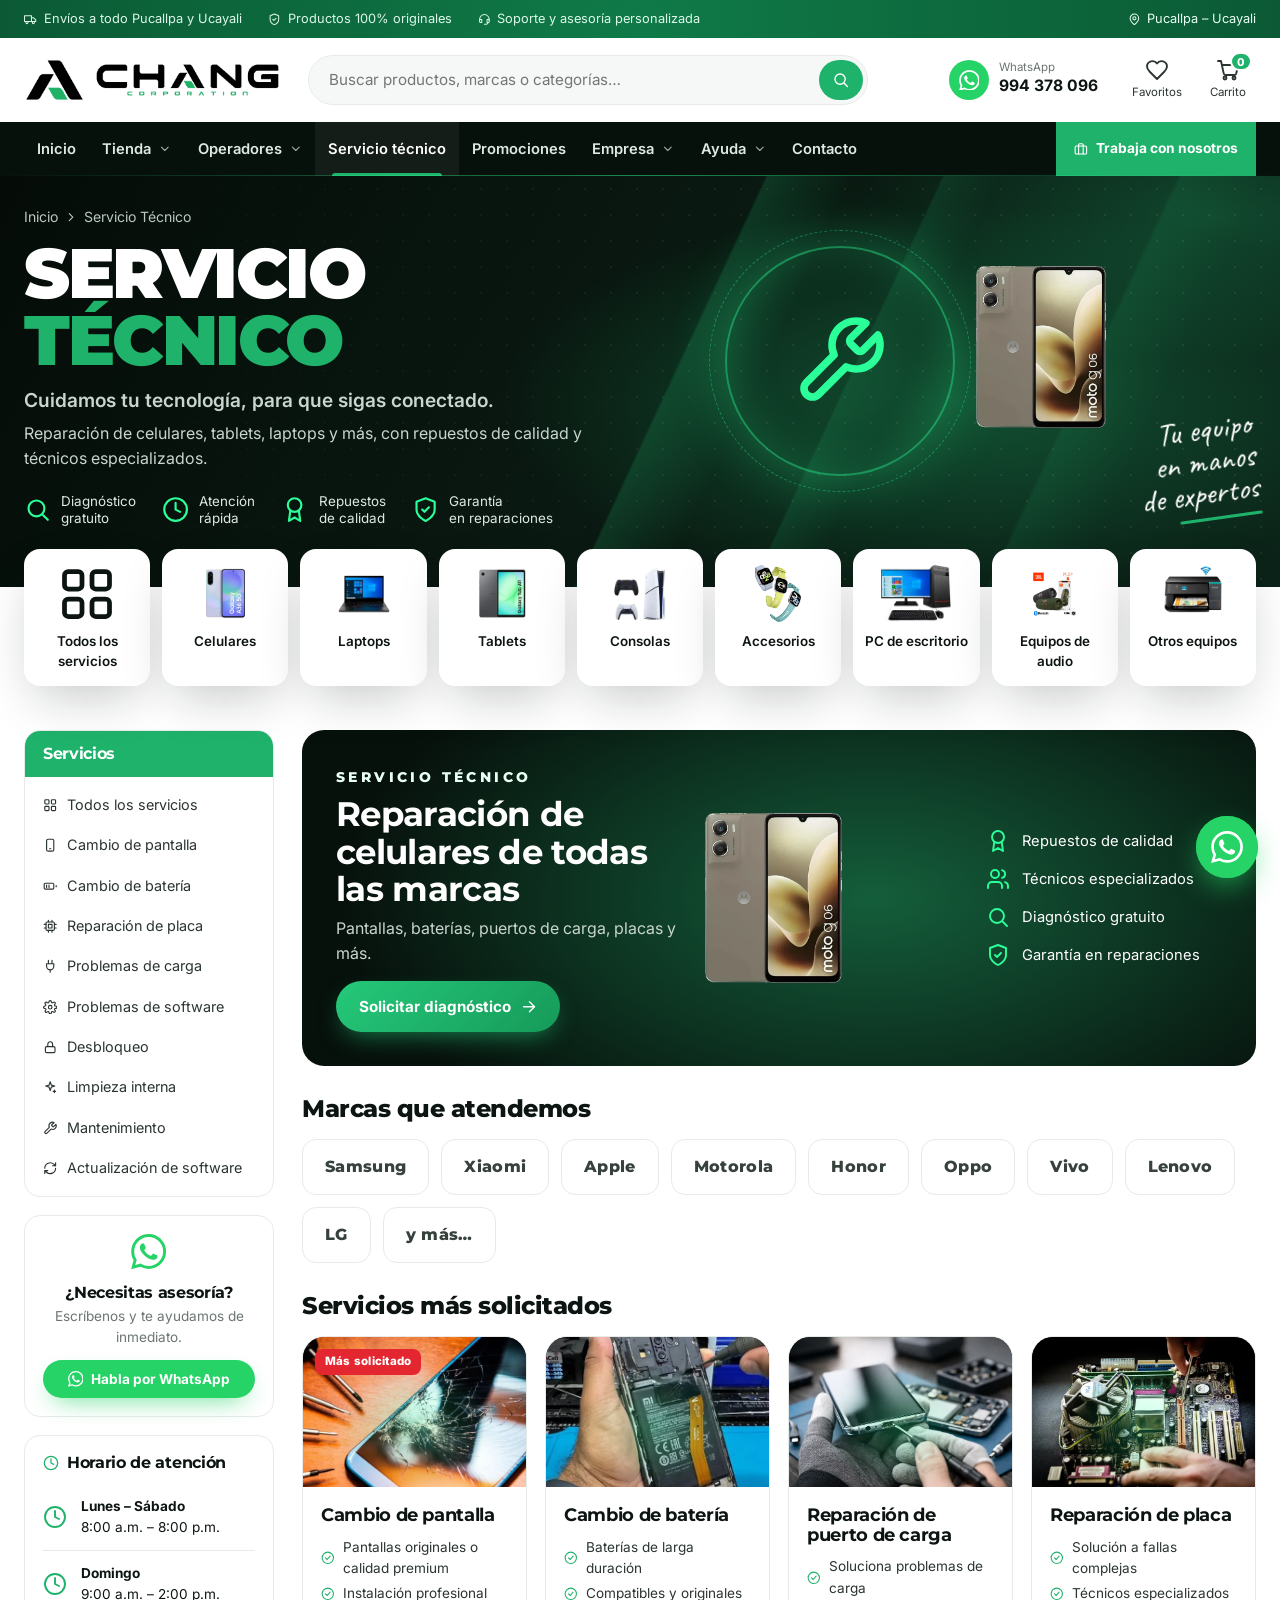
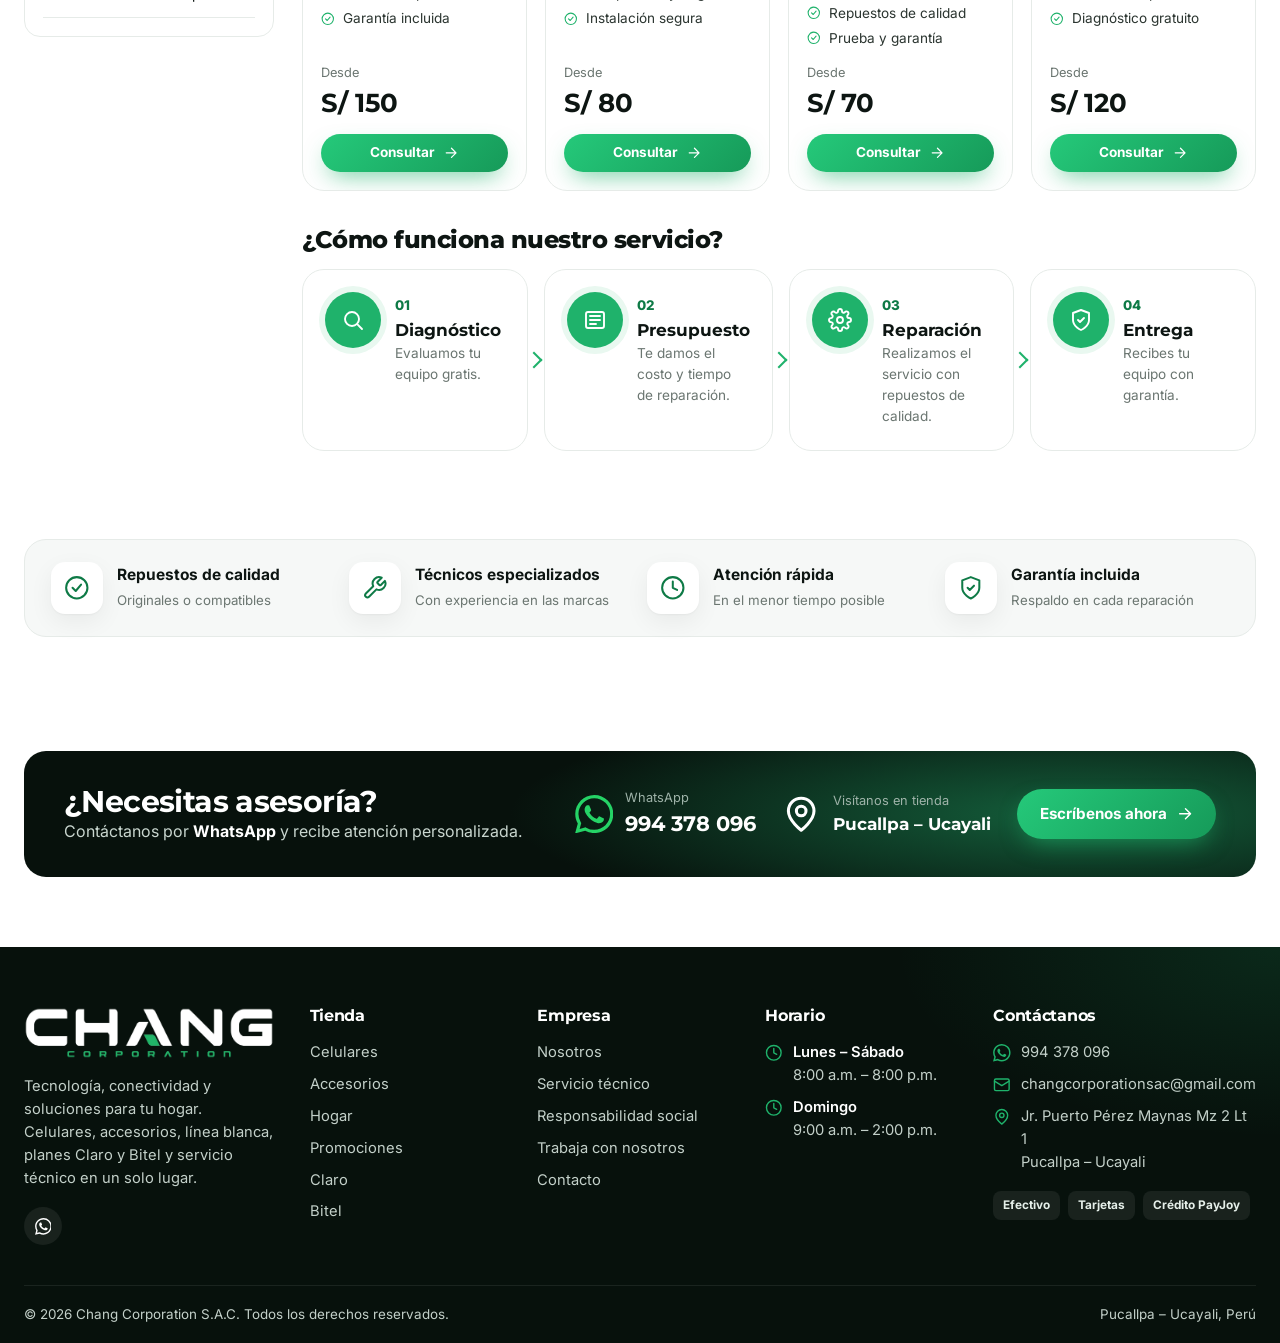
<file: servicio-tecnico.html>
<!DOCTYPE html>
<html lang="es">
<head>
<meta charset="utf-8">
<meta name="viewport" content="width=device-width,initial-scale=1">
<title>Servicio Técnico de celulares | Chang Corporation – Pucallpa</title>
<meta name="description" content="Reparación de celulares, tablets y laptops en Pucallpa: cambio de pantalla, batería, puerto de carga y placa. Diagnóstico gratuito.">
<meta name="theme-color" content="#07110c">
<meta property="og:type" content="website">
<meta property="og:title" content="Servicio Técnico de celulares | Chang Corporation – Pucallpa">
<meta property="og:description" content="Reparación de celulares, tablets y laptops en Pucallpa: cambio de pantalla, batería, puerto de carga y placa. Diagnóstico gratuito.">
<meta property="og:image" content="img/og-image.jpg">
<link rel="icon" type="image/png" href="img/favicon-32.png">
<link rel="apple-touch-icon" href="img/apple-touch-icon.png">
<link rel="preconnect" href="https://fonts.googleapis.com">
<link rel="preconnect" href="https://fonts.gstatic.com" crossorigin>
<link href="https://fonts.googleapis.com/css2?family=Caveat:wght@600;700&family=Inter:wght@400;500;600;700;800&family=Montserrat:ital,wght@0,600;0,700;0,800;0,900;1,900&display=swap" rel="stylesheet">
<link rel="stylesheet" href="css/styles.css">
</head>
<body data-page="servicio">
<div class="loader"><img src="img/icono-a.png" alt=""></div>
<div id="site-header"></div>
<main>
<section class="phero "><div class="slide-bg"></div><div class="wrap">
  <div class="reveal-s ph-txt">
    <div class="crumbs"><a href="index.html">Inicio</a><span data-ic="right"></span><span>Servicio Técnico</span></div>
    <h1>Servicio <span>técnico</span></h1><p class="lead">Cuidamos tu tecnología, para que sigas conectado.</p><p>Reparación de celulares, tablets, laptops y más, con repuestos de calidad y técnicos especializados.</p>
    <div class="s-feats"><div><span data-ic="search"></span><span>Diagnóstico<br>gratuito</span></div><div><span data-ic="clock"></span><span>Atención<br>rápida</span></div><div><span data-ic="award"></span><span>Repuestos<br>de calidad</span></div><div><span data-ic="shield"></span><span>Garantía<br>en reparaciones</span></div></div>
  </div>
  <div class="phero-art"><div class="tech-ring float"><span data-ic="wrench"></span></div><img class="art-abs float2" src="img/productos/cut-g06.webp" alt="" style="width:130px;height:auto;right:26%;top:50px"><div class="script">Tu equipo<br>en manos<br>de expertos</div></div>
</div></section><div class="wrap"><div class="subcats "><a class="sc" data-wa="Hola, necesito servicio técnico."><span class="sc-art"><span data-ic="grid"></span></span>Todos los servicios</a><a class="sc" data-wa="Hola, necesito reparar mi celular."><span class="sc-art"><img src="img/productos/cut-a36.webp" alt="" style="height:58px;width:auto;max-width:70px;object-fit:contain;mix-blend-mode:multiply"></span>Celulares</a><a class="sc" data-wa="Hola, necesito reparar mi laptop."><span class="sc-art"><img src="img/productos/sv-laptop.webp" alt="" style="height:58px;width:auto;max-width:70px;object-fit:contain;mix-blend-mode:multiply"></span>Laptops</a><a class="sc" data-wa="Hola, necesito reparar mi tablet."><span class="sc-art"><img src="img/productos/sv-tablet.webp" alt="" style="height:58px;width:auto;max-width:70px;object-fit:contain;mix-blend-mode:multiply"></span>Tablets</a><a class="sc" data-wa="Hola, necesito reparar mi consola."><span class="sc-art"><img src="img/productos/sv-consola.webp" alt="" style="height:58px;width:auto;max-width:70px;object-fit:contain;mix-blend-mode:multiply"></span>Consolas</a><a class="sc" data-wa="Hola, necesito reparar un accesorio."><span class="sc-art"><img src="img/productos/watch4.webp" alt="" style="height:58px;width:auto;max-width:70px;object-fit:contain;mix-blend-mode:multiply"></span>Accesorios</a><a class="sc" data-wa="Hola, necesito reparar mi PC."><span class="sc-art"><img src="img/productos/sv-pc.webp" alt="" style="height:58px;width:auto;max-width:70px;object-fit:contain;mix-blend-mode:multiply"></span>PC de escritorio</a><a class="sc" data-wa="Hola, necesito reparar un equipo de audio."><span class="sc-art"><img src="img/productos/flip6.webp" alt="" style="height:58px;width:auto;max-width:70px;object-fit:contain;mix-blend-mode:multiply"></span>Equipos de audio</a><a class="sc" data-wa="Hola, necesito reparar un equipo."><span class="sc-art"><img src="img/productos/sv-otros.webp" alt="" style="height:58px;width:auto;max-width:70px;object-fit:contain;mix-blend-mode:multiply"></span>Otros equipos</a></div></div>
<section class="sec-sm"><div class="wrap"><div class="catalog"><aside class="side"><div class="side-box hd"><h4>Servicios</h4><div class="sb-list"><a data-wa="Hola, quiero consultar por: Todos los servicios"><span data-ic="grid"></span>Todos los servicios</a><a data-wa="Hola, quiero consultar por: Cambio de pantalla"><span data-ic="phone"></span>Cambio de pantalla</a><a data-wa="Hola, quiero consultar por: Cambio de batería"><span data-ic="battery"></span>Cambio de batería</a><a data-wa="Hola, quiero consultar por: Reparación de placa"><span data-ic="cpu"></span>Reparación de placa</a><a data-wa="Hola, quiero consultar por: Problemas de carga"><span data-ic="plug"></span>Problemas de carga</a><a data-wa="Hola, quiero consultar por: Problemas de software"><span data-ic="gear"></span>Problemas de software</a><a data-wa="Hola, quiero consultar por: Desbloqueo"><span data-ic="lock"></span>Desbloqueo</a><a data-wa="Hola, quiero consultar por: Limpieza interna"><span data-ic="sparkle"></span>Limpieza interna</a><a data-wa="Hola, quiero consultar por: Mantenimiento"><span data-ic="wrench"></span>Mantenimiento</a><a data-wa="Hola, quiero consultar por: Actualización de software"><span data-ic="refresh"></span>Actualización de software</a></div></div>
<div class="side-box" style="text-align:center"><span data-ic="wa" style="font-size:2.2rem;color:#25d366"></span><h4 style="justify-content:center;margin:8px 0 4px">¿Necesitas asesoría?</h4><p style="font-size:.85rem;color:var(--mut);margin-bottom:12px">Escríbenos y te ayudamos de inmediato.</p><a class="btn btn-wa btn-sm btn-block" data-wa="Hola, necesito servicio técnico para mi equipo."><span data-ic="wa"></span>Habla por WhatsApp</a></div>
<div class="side-box"><h4 style="justify-content:flex-start;gap:8px"><span data-ic="clock" style="color:var(--g)"></span>Horario de atención</h4><ul class="hours" data-hours style="font-size:.85rem"></ul></div><button class="btn btn-g btn-block filters-close" data-close>Cerrar</button></aside><div>
  <div class="feat  rv"><div><span class="tag">SERVICIO TÉCNICO</span><h3>Reparación de celulares de todas las marcas</h3><p>Pantallas, baterías, puertos de carga, placas y más.</p><a class="btn btn-g" data-wa="Hola, quiero solicitar un diagnóstico para mi equipo.">Solicitar diagnóstico <span data-ic="arrow"></span></a></div>
  <img class="f-art float" src="img/productos/cut-g06.webp" alt="" style="height:170px;width:auto;object-fit:contain"><ul><li><span data-ic="award"></span>Repuestos de calidad</li><li><span data-ic="users"></span>Técnicos especializados</li><li><span data-ic="search"></span>Diagnóstico gratuito</li><li><span data-ic="shield"></span>Garantía en reparaciones</li></ul></div>
  <div class="sec-hd" style="margin:30px 0 16px"><h2 style="font-size:1.5rem">Marcas que atendemos</h2></div>
  <div class="brand-row"><span class="brand-chip">Samsung</span><span class="brand-chip">Xiaomi</span><span class="brand-chip">Apple</span><span class="brand-chip">Motorola</span><span class="brand-chip">Honor</span><span class="brand-chip">Oppo</span><span class="brand-chip">Vivo</span><span class="brand-chip">Lenovo</span><span class="brand-chip">LG</span><span class="brand-chip">y más…</span></div>
  <div class="sec-hd" style="margin:30px 0 16px"><h2 style="font-size:1.5rem">Servicios más solicitados</h2></div>
  <div class="pgrid" data-services></div>
  <div class="sec-hd" style="margin:36px 0 16px"><h2 style="font-size:1.5rem">¿Cómo funciona nuestro servicio?</h2></div>
  <div class="steps">
    <div class="step rv"><span class="s-ic" data-ic="search"></span><div><small>01</small><b>Diagnóstico</b><p>Evaluamos tu equipo gratis.</p></div></div>
    <div class="step rv d1"><span class="s-ic" data-ic="news"></span><div><small>02</small><b>Presupuesto</b><p>Te damos el costo y tiempo de reparación.</p></div></div>
    <div class="step rv d2"><span class="s-ic" data-ic="gear"></span><div><small>03</small><b>Reparación</b><p>Realizamos el servicio con repuestos de calidad.</p></div></div>
    <div class="step rv d3"><span class="s-ic" data-ic="shield"></span><div><small>04</small><b>Entrega</b><p>Recibes tu equipo con garantía.</p></div></div>
  </div>
</div></div></div></section>
<section class="sec-sm"><div class="wrap"><div class="bens  rv"><div class="ben"><span class="b-ic" data-ic="checkc"></span><span><b>Repuestos de calidad</b><small>Originales o compatibles</small></span></div><div class="ben"><span class="b-ic" data-ic="wrench"></span><span><b>Técnicos especializados</b><small>Con experiencia en las marcas</small></span></div><div class="ben"><span class="b-ic" data-ic="clock"></span><span><b>Atención rápida</b><small>En el menor tiempo posible</small></span></div><div class="ben"><span class="b-ic" data-ic="shield"></span><span><b>Garantía incluida</b><small>Respaldo en cada reparación</small></span></div></div></div></section>
</main>
<div id="site-footer"></div>
<script src="js/data.js"></script>
<script src="js/app.js"></script>
</body>
</html>
</file>
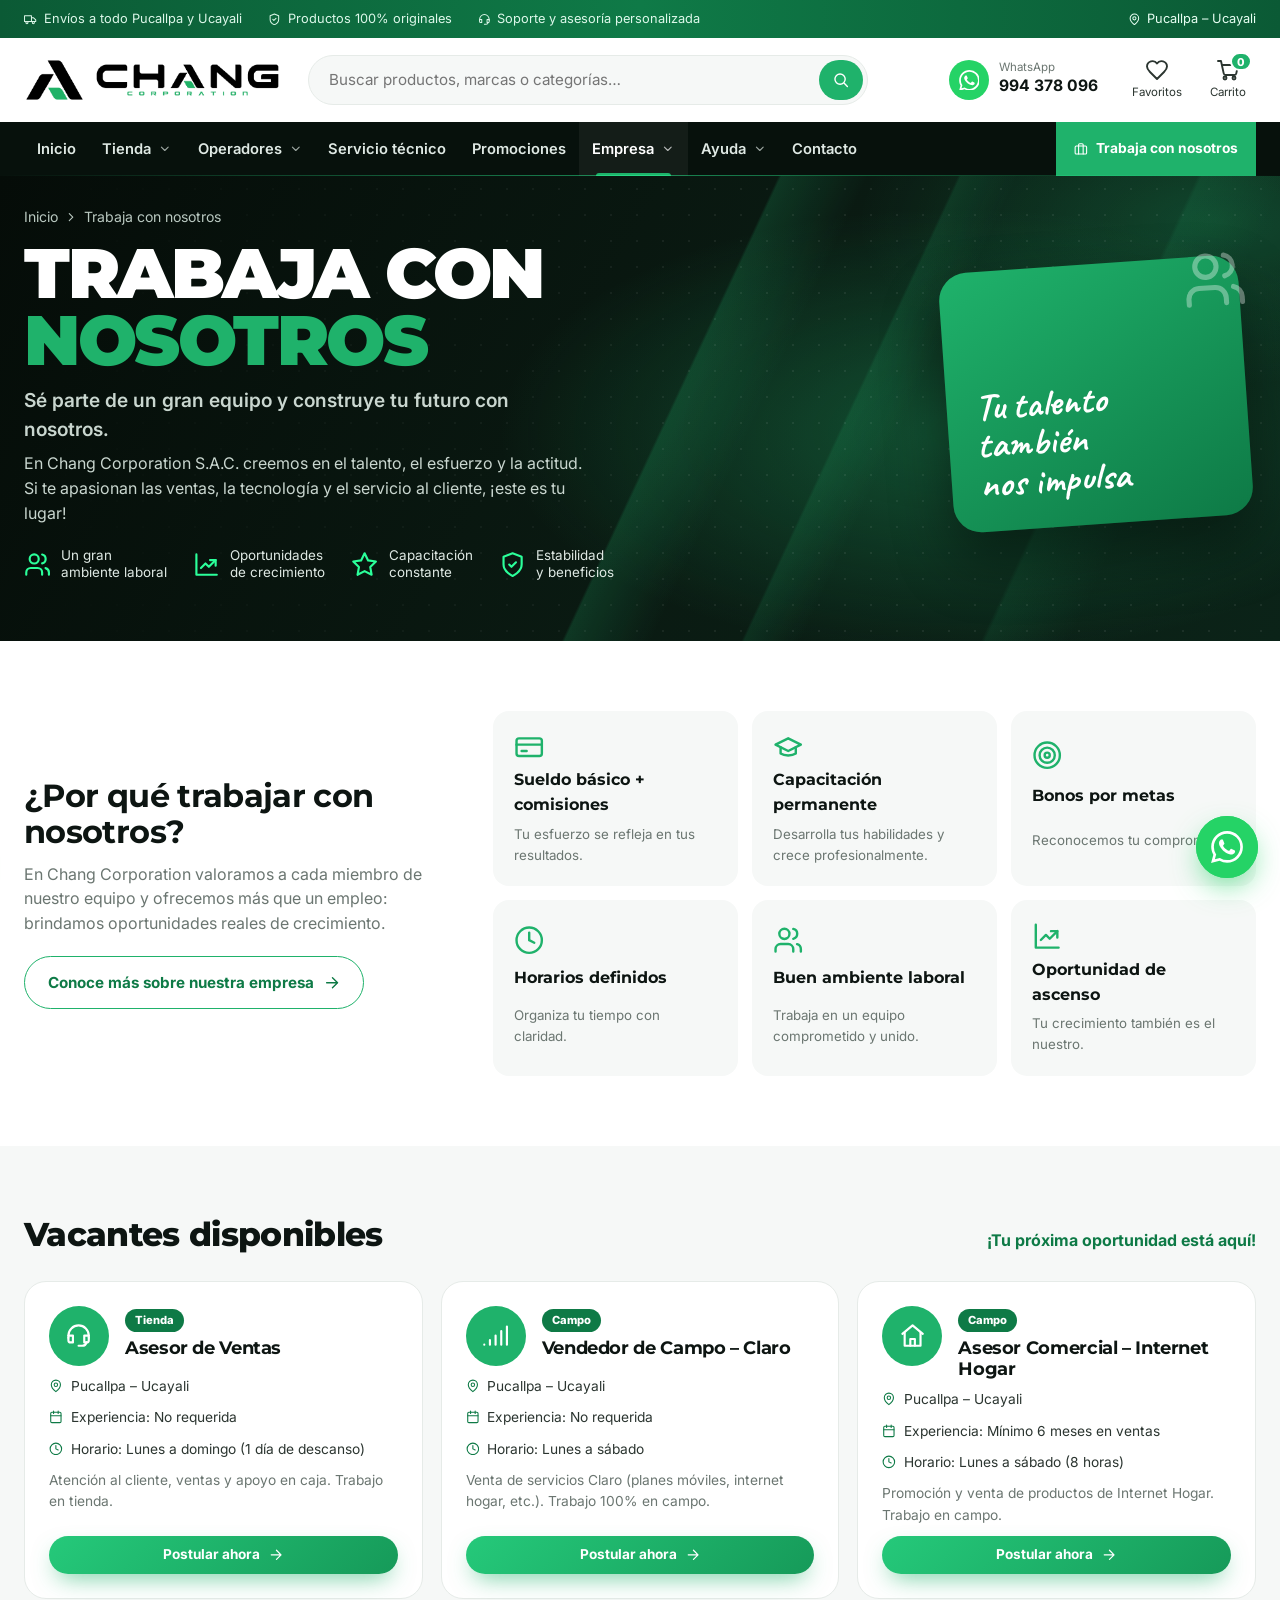
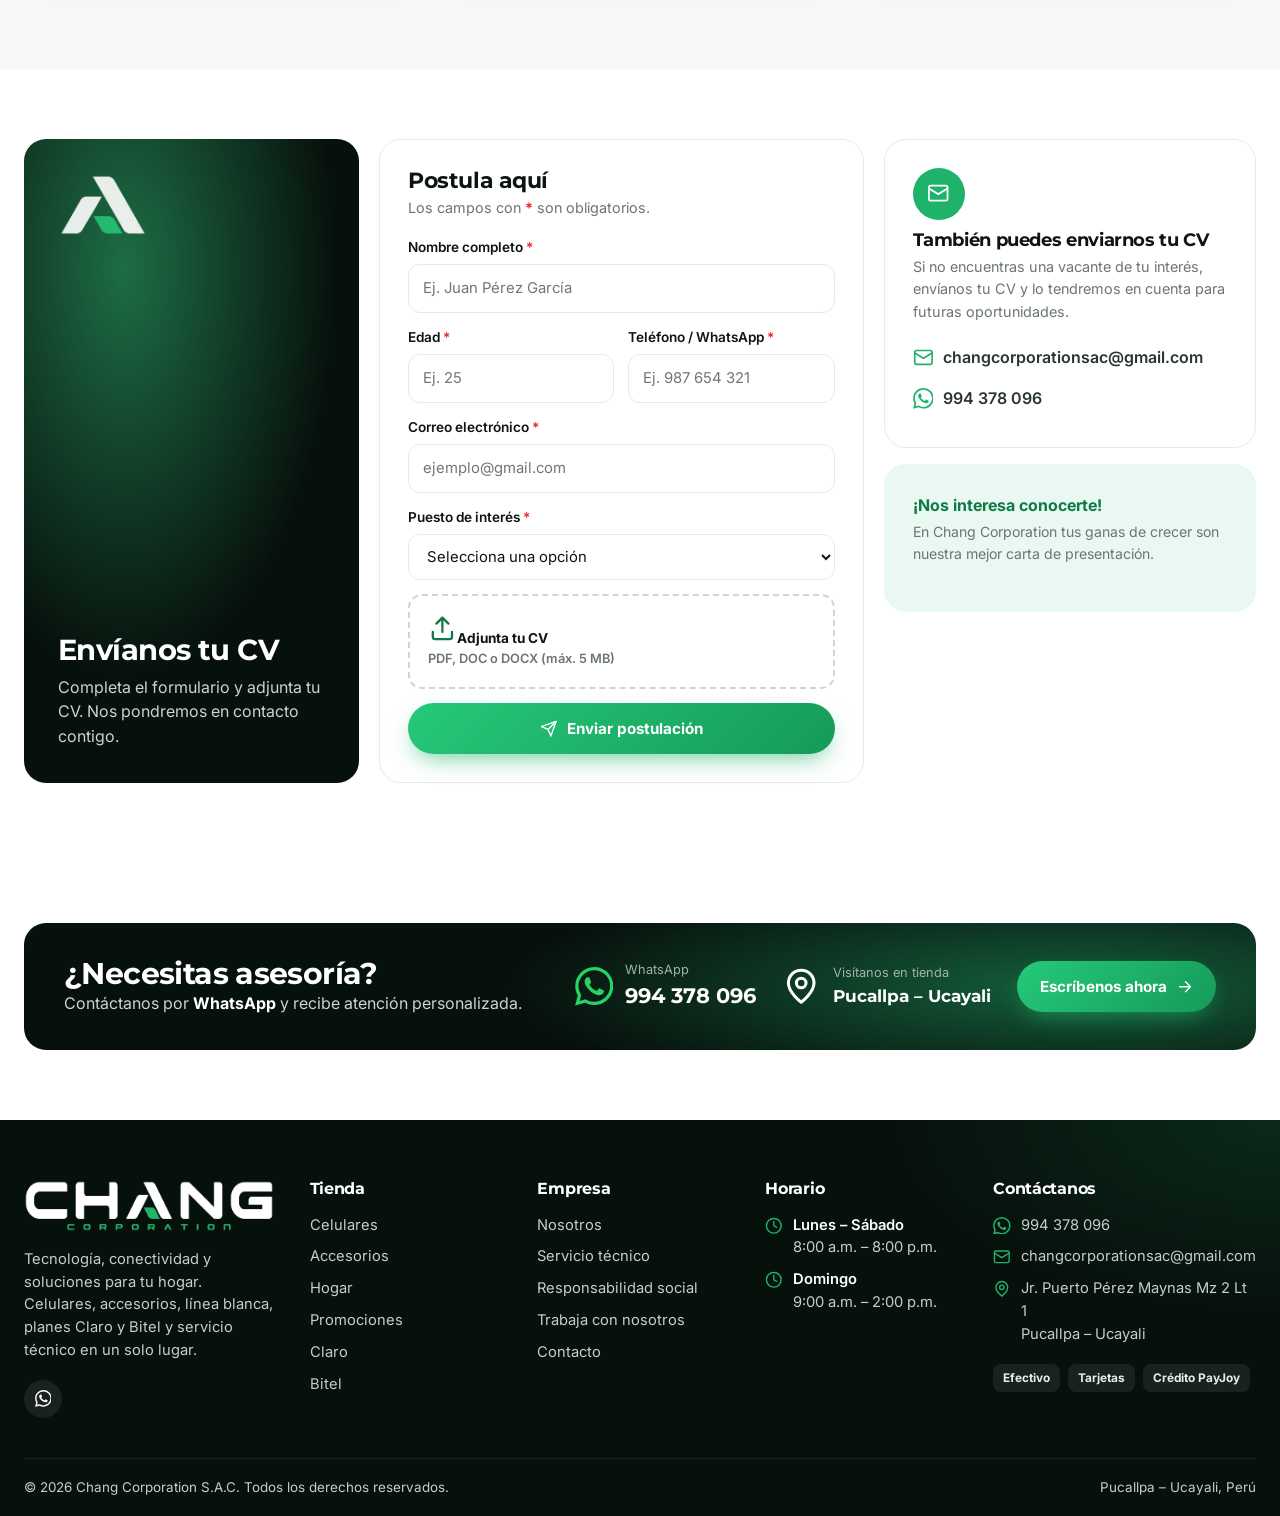
<file: trabaja-con-nosotros.html>
<!DOCTYPE html>
<html lang="es">
<head>
<meta charset="utf-8">
<meta name="viewport" content="width=device-width,initial-scale=1">
<title>Trabaja con nosotros | Chang Corporation – Pucallpa</title>
<meta name="description" content="Únete al equipo de Chang Corporation S.A.C. Vacantes en ventas, campo Claro e internet hogar en Pucallpa.">
<meta name="theme-color" content="#07110c">
<meta property="og:type" content="website">
<meta property="og:title" content="Trabaja con nosotros | Chang Corporation – Pucallpa">
<meta property="og:description" content="Únete al equipo de Chang Corporation S.A.C. Vacantes en ventas, campo Claro e internet hogar en Pucallpa.">
<meta property="og:image" content="img/og-image.jpg">
<link rel="icon" type="image/png" href="img/favicon-32.png">
<link rel="apple-touch-icon" href="img/apple-touch-icon.png">
<link rel="preconnect" href="https://fonts.googleapis.com">
<link rel="preconnect" href="https://fonts.gstatic.com" crossorigin>
<link href="https://fonts.googleapis.com/css2?family=Caveat:wght@600;700&family=Inter:wght@400;500;600;700;800&family=Montserrat:ital,wght@0,600;0,700;0,800;0,900;1,900&display=swap" rel="stylesheet">
<link rel="stylesheet" href="css/styles.css">
</head>
<body data-page="trabaja">
<div class="loader"><img src="img/icono-a.png" alt=""></div>
<div id="site-header"></div>
<main>
<section class="phero "><div class="slide-bg"></div><div class="wrap">
  <div class="reveal-s ph-txt">
    <div class="crumbs"><a href="index.html">Inicio</a><span data-ic="right"></span><span>Trabaja con nosotros</span></div>
    <h1>Trabaja con <span>nosotros</span></h1><p class="lead">Sé parte de un gran equipo y construye tu futuro con nosotros.</p><p>En Chang Corporation S.A.C. creemos en el talento, el esfuerzo y la actitud. Si te apasionan las ventas, la tecnología y el servicio al cliente, ¡este es tu lugar!</p>
    <div class="s-feats"><div><span data-ic="users"></span><span>Un gran<br>ambiente laboral</span></div><div><span data-ic="chart"></span><span>Oportunidades<br>de crecimiento</span></div><div><span data-ic="star"></span><span>Capacitación<br>constante</span></div><div><span data-ic="shield"></span><span>Estabilidad<br>y beneficios</span></div></div>
  </div>
  <div class="phero-art"><div class="team-card float"><span data-ic="users"></span><b>Tu talento<br>también<br>nos impulsa</b></div></div>
</div></section>
<section class="sec"><div class="wrap">
  <div class="why">
    <div class="rv"><h2 style="font-size:2rem">¿Por qué trabajar con nosotros?</h2><p style="color:var(--mut);margin:12px 0 20px">En Chang Corporation valoramos a cada miembro de nuestro equipo y ofrecemos más que un empleo: brindamos oportunidades reales de crecimiento.</p><a class="btn btn-ol" href="nosotros.html">Conoce más sobre nuestra empresa <span data-ic="arrow"></span></a></div>
    <div class="why-grid">
      <div class="wg rv"><span data-ic="card"></span><b>Sueldo básico + comisiones</b><small>Tu esfuerzo se refleja en tus resultados.</small></div>
      <div class="wg rv d1"><span data-ic="cap"></span><b>Capacitación permanente</b><small>Desarrolla tus habilidades y crece profesionalmente.</small></div>
      <div class="wg rv d2"><span data-ic="target"></span><b>Bonos por metas</b><small>Reconocemos tu compromiso.</small></div>
      <div class="wg rv"><span data-ic="clock"></span><b>Horarios definidos</b><small>Organiza tu tiempo con claridad.</small></div>
      <div class="wg rv d1"><span data-ic="users"></span><b>Buen ambiente laboral</b><small>Trabaja en un equipo comprometido y unido.</small></div>
      <div class="wg rv d2"><span data-ic="chart"></span><b>Oportunidad de ascenso</b><small>Tu crecimiento también es el nuestro.</small></div>
    </div>
  </div>
</div></section>
<section class="sec sec-gray"><div class="wrap">
  <div class="sec-hd rv"><h2>Vacantes disponibles</h2><span style="color:var(--g3);font-weight:700">¡Tu próxima oportunidad está aquí!</span></div>
  <div class="icards" data-vacantes></div>
</div></section>
<section class="sec" id="postula"><div class="wrap"><div class="apply">
  <div class="apply-l rv"><img src="img/icono-a-blanco.png" alt=""><h3>Envíanos tu CV</h3><p>Completa el formulario y adjunta tu CV. Nos pondremos en contacto contigo.</p></div>
  <form class="form rv d1" name="postulaciones" method="POST" action="gracias.html" data-netlify="true" netlify-honeypot="bot-field" enctype="multipart/form-data">
    <input type="hidden" name="form-name" value="postulaciones"><p class="sr"><label>No llenar: <input name="bot-field"></label></p>
    <h3>Postula aquí</h3><p>Los campos con <b style="color:var(--red)">*</b> son obligatorios.</p>
    <div class="fld"><label>Nombre completo <i>*</i></label><input name="nombre" required placeholder="Ej. Juan Pérez García"></div>
    <div class="f-row"><div class="fld"><label>Edad <i>*</i></label><input name="edad" type="number" min="18" max="70" required placeholder="Ej. 25"></div><div class="fld"><label>Teléfono / WhatsApp <i>*</i></label><input name="telefono" type="tel" required placeholder="Ej. 987 654 321"></div></div>
    <div class="fld"><label>Correo electrónico <i>*</i></label><input name="correo" type="email" required placeholder="ejemplo@gmail.com"></div>
    <div class="fld"><label>Puesto de interés <i>*</i></label><select name="puesto" id="puesto" required></select></div>
    <div class="fld"><label class="file"><span data-ic="upload"></span><span><b>Adjunta tu CV</b><small>PDF, DOC o DOCX (máx. 5 MB)</small></span><input type="file" name="cv" accept=".pdf,.doc,.docx"></label></div>
    <button class="btn btn-g btn-block" type="submit"><span data-ic="send"></span>Enviar postulación</button>
  </form>
  <div class="apply-r rv d2">
    <div class="form"><span class="i-ic sm" data-ic="mail"></span><h3 style="font-size:1.15rem;margin-top:10px">También puedes enviarnos tu CV</h3><p style="color:var(--mut);font-size:.9rem;margin:6px 0 14px">Si no encuentras una vacante de tu interés, envíanos tu CV y lo tendremos en cuenta para futuras oportunidades.</p>
    <a class="meta-l" href="mailto:changcorporationsac@gmail.com"><span data-ic="mail"></span><span data-cfg="correo"></span></a><a class="meta-l" data-wa="Hola, quiero postular a Chang Corporation."><span data-ic="wa"></span><span data-cfg="telefonoVisible"></span></a></div>
    <div class="form" style="background:var(--gl);border-color:transparent;margin-top:16px"><b style="color:var(--g3)">¡Nos interesa conocerte!</b><p style="font-size:.88rem;margin-top:4px">En Chang Corporation tus ganas de crecer son nuestra mejor carta de presentación.</p></div>
  </div>
</div></div></section>
</main>
<div id="site-footer"></div>
<script src="js/data.js"></script>
<script src="js/app.js"></script>
</body>
</html>
</file>
<file: css/styles.css>
/* =========================================================
   CHANG CORPORATION S.A.C. — Estilos
   ========================================================= */
:root{
  --g:#1fb26b; --g2:#17a05e; --g3:#0e7a46; --gl:#e9f8f0; --glow:#2bff9a;
  --ink:#0d1512; --ink2:#2b3530; --mut:#6b7671; --line:#e6ebe8; --bg:#f6f8f7;
  --dk:#07110c; --dk2:#0c1a13; --dk3:#12261c;
  --red:#e3262f; --claro:#da291c; --bitel:#ffd100; --bitelb:#0b2d6b;
  --r:16px; --r2:22px; --sh:0 1px 2px rgba(13,21,18,.04),0 8px 24px rgba(13,21,18,.06);
  --sh2:0 20px 50px -12px rgba(13,21,18,.25);
  --head:'Montserrat',system-ui,sans-serif; --body:'Inter',system-ui,-apple-system,'Segoe UI',Roboto,sans-serif;
  --w:1280px;
}
*{box-sizing:border-box;margin:0;padding:0}
html{scroll-behavior:smooth}
body{font-family:var(--body);color:var(--ink);background:#fff;line-height:1.55;-webkit-font-smoothing:antialiased;overflow-x:hidden}
img{max-width:100%;display:block}
a{color:inherit;text-decoration:none}
button,input,select,textarea{font:inherit;color:inherit}
button{cursor:pointer;border:0;background:none}
.wrap{max-width:var(--w);margin:0 auto;padding:0 24px}
.ico{width:1em;height:1em;flex:none;display:inline-block;vertical-align:middle}
h1,h2,h3,h4{font-family:var(--head);line-height:1.12;letter-spacing:-.02em}
.sr{position:absolute;width:1px;height:1px;overflow:hidden;clip:rect(0 0 0 0)}

/* ---------- Buttons ---------- */
.btn{display:inline-flex;align-items:center;gap:.6em;padding:.9em 1.5em;border-radius:999px;font-weight:700;font-size:.95rem;transition:.25s;white-space:nowrap;position:relative;overflow:hidden}
.btn .ico{font-size:1.15em;transition:transform .25s}
.btn:hover .ico:last-child{transform:translateX(3px)}
.btn-g{background:linear-gradient(135deg,#25c97a,#169a59);color:#fff;box-shadow:0 10px 24px -8px rgba(31,178,107,.7)}
.btn-g:hover{transform:translateY(-2px);box-shadow:0 16px 30px -10px rgba(31,178,107,.85)}
.btn-o{border:1.5px solid rgba(255,255,255,.35);color:#fff;backdrop-filter:blur(6px);background:rgba(255,255,255,.06)}
.btn-o:hover{background:rgba(255,255,255,.14);border-color:#fff}
.btn-ol{border:1.5px solid var(--g);color:var(--g3)}
.btn-ol:hover{background:var(--g);color:#fff}
.btn-w{background:#fff;color:var(--ink)}
.btn-w:hover{transform:translateY(-2px)}
.btn-red{background:var(--claro);color:#fff}.btn-red:hover{background:#b91f14}
.btn-y{background:var(--bitel);color:var(--bitelb)}.btn-y:hover{background:#ffdf3d}
.btn-sm{padding:.6em 1.1em;font-size:.85rem}
.btn-block{width:100%;justify-content:center}
.link-more{color:var(--g3);font-weight:600;font-size:.9rem;display:inline-flex;align-items:center;gap:.4em}
.link-more:hover{gap:.7em}

/* ---------- Topbar ---------- */
.topbar{background:linear-gradient(90deg,#0b5a35,#0f7a47 50%,#0b5a35);color:#e8fff3;font-size:.8rem}
.topbar .wrap{display:flex;align-items:center;justify-content:space-between;height:38px;gap:16px}
.topbar .tb-items{display:flex;gap:26px}
.topbar .tb-items span{display:flex;align-items:center;gap:7px;opacity:.95}
.topbar .tb-right{display:flex;align-items:center;gap:16px}
.topbar .soc{display:flex;gap:10px}
.topbar .soc a{opacity:.85;font-size:1rem}.topbar .soc a:hover{opacity:1}

/* ---------- Header ---------- */
.header{position:sticky;top:0;z-index:60;background:rgba(255,255,255,.92);backdrop-filter:saturate(1.6) blur(14px);transition:box-shadow .3s}
.header.scrolled{box-shadow:0 8px 30px -12px rgba(0,0,0,.18)}
.hd-main .wrap{display:flex;align-items:center;gap:28px;height:84px;transition:height .3s}
.header.scrolled .hd-main .wrap{height:68px}
.brand{display:flex;align-items:center;gap:10px;flex:none}
.brand .b-ico{height:44px;width:auto;transition:transform .5s}
.brand:hover .b-ico{transform:rotate(-8deg) scale(1.05)}
.brand .b-txt{height:34px;width:auto}
.search{flex:1;max-width:560px;position:relative}
.search form{display:flex;align-items:center;background:var(--bg);border:1.5px solid var(--line);border-radius:999px;padding:4px 4px 4px 20px;transition:.2s}
.search form:focus-within{border-color:var(--g);background:#fff;box-shadow:0 0 0 4px rgba(31,178,107,.12)}
.search input{flex:1;border:0;background:none;outline:0;font-size:.95rem;min-width:0}
.search button{background:var(--g);color:#fff;border-radius:999px;width:44px;height:40px;display:grid;place-items:center;font-size:1.1rem}
.search button:hover{background:var(--g3)}
.sugg{position:absolute;top:calc(100% + 8px);left:0;right:0;background:#fff;border-radius:var(--r);box-shadow:var(--sh2);padding:8px;display:none;max-height:420px;overflow:auto;z-index:90}
.sugg.on{display:block}
.sugg a{display:flex;align-items:center;gap:12px;padding:8px;border-radius:10px}
.sugg a:hover{background:var(--bg)}
.sugg .s-art{width:44px;height:44px;border-radius:10px;background:var(--bg);flex:none;display:grid;place-items:center;overflow:hidden}
.sugg .s-art svg,.sugg .s-art img{width:38px;height:38px;object-fit:contain}
.sugg b{font-size:.9rem;display:block}
.sugg small{color:var(--g3);font-weight:700}
.sugg .s-empty{padding:14px;color:var(--mut);font-size:.9rem}
.hd-actions{display:flex;align-items:center;gap:8px;margin-left:auto}
.hd-wa{display:flex;align-items:center;gap:10px;padding:6px 16px 6px 6px;border-radius:999px;transition:.2s}
.hd-wa:hover{background:var(--gl)}
.hd-wa .wa-c{width:40px;height:40px;border-radius:50%;background:#25d366;color:#fff;display:grid;place-items:center;font-size:1.3rem}
.hd-wa small{display:block;font-size:.72rem;color:var(--mut);line-height:1}
.hd-wa b{font-size:.98rem;line-height:1.2}
.hd-btn{position:relative;display:flex;flex-direction:column;align-items:center;gap:2px;font-size:.72rem;color:var(--ink2);padding:6px 10px;border-radius:12px;transition:.2s}
.hd-btn .ico{font-size:1.5rem}
.hd-btn:hover{background:var(--bg);color:var(--g3)}
.hd-btn .count{position:absolute;top:0;right:4px;background:var(--g);color:#fff;font-size:.68rem;font-weight:800;min-width:19px;height:19px;border-radius:99px;display:grid;place-items:center;padding:0 5px;border:2px solid #fff}
.hd-btn .count.bump{animation:bump .5s}
@keyframes bump{40%{transform:scale(1.45)}}
.burger{display:none;font-size:1.6rem;padding:6px}

/* ---------- Nav (mega menu) ---------- */
.nav{background:var(--dk);position:relative}
.nav::after{content:"";position:absolute;left:0;right:0;bottom:0;height:1px;background:linear-gradient(90deg,transparent,rgba(43,255,154,.5),transparent)}
.nav .wrap{display:flex;align-items:stretch;height:54px}
.nav-list{display:flex;list-style:none;flex:1}
.nav-item{position:relative;display:flex}
.nav-link{display:flex;align-items:center;gap:7px;padding:0 14px;white-space:nowrap;color:#dfe9e4;font-weight:600;font-size:.92rem;transition:.2s;position:relative}
.nav-link .ico{font-size:1.15rem;opacity:.9}
.nav-link .chev{font-size:.85rem;transition:transform .25s;opacity:.7}
.nav-link::after{content:"";position:absolute;left:17px;right:17px;bottom:0;height:3px;border-radius:3px 3px 0 0;background:var(--g);transform:scaleX(0);transition:transform .25s}
.nav-item:hover>.nav-link,.nav-link.active{color:#fff;background:rgba(255,255,255,.05)}
.nav-item:hover>.nav-link::after,.nav-link.active::after{transform:scaleX(1)}
.nav-item:hover .chev{transform:rotate(180deg)}
.nav-cta{margin-left:auto;display:flex;align-items:center}
.nav-cta a{display:flex;align-items:center;gap:8px;height:100%;padding:0 18px;white-space:nowrap;font-size:.86rem!important;background:var(--g);color:#fff;font-weight:700;font-size:.9rem}
.nav-cta a:hover{background:var(--g2)}
.mega{position:absolute;top:100%;left:0;min-width:330px;background:#fff;border-radius:0 0 var(--r) var(--r);box-shadow:0 30px 60px -15px rgba(0,0,0,.35);padding:12px;opacity:0;visibility:hidden;transform:translateY(10px);transition:.25s;z-index:70}
.nav-item:hover .mega,.nav-item:focus-within .mega{opacity:1;visibility:visible;transform:none}
.mega.wide{display:grid;grid-template-columns:330px 260px;gap:12px;min-width:auto}
.mega a.mi{display:flex;align-items:center;gap:14px;padding:12px;border-radius:12px;transition:.2s}
.mega a.mi:hover{background:var(--gl)}
.mega .mi-ic{width:42px;height:42px;border-radius:12px;background:var(--bg);display:grid;place-items:center;font-size:1.3rem;color:var(--ink);flex:none;transition:.2s}
.mega a.mi:hover .mi-ic{background:var(--g);color:#fff}
.mega .mi b{display:block;font-size:.93rem}
.mega .mi small{color:var(--mut);font-size:.8rem}
.mega .mi .chev-r{margin-left:auto;color:#b5bdb9}
.mega .ic-claro{background:var(--claro)!important;color:#fff!important}
.mega .ic-bitel{background:var(--bitel)!important;color:var(--bitelb)!important}
.mega-promo{border-radius:14px;overflow:hidden;background:radial-gradient(120% 90% at 100% 0%,#1d6d45 0%,var(--dk2) 60%);color:#fff;padding:20px;display:flex;flex-direction:column;justify-content:flex-end;min-height:260px;position:relative}
.mega-promo .mp-art{position:absolute;top:10px;right:-10px;width:170px;opacity:.95}
.mega-promo small{color:var(--glow);font-weight:700;letter-spacing:.12em;font-size:.7rem}
.mega-promo h4{font-size:1.25rem;margin:6px 0 12px}

/* ---------- Mobile drawer ---------- */
.drawer-bg{position:fixed;inset:0;background:rgba(4,10,7,.55);backdrop-filter:blur(3px);opacity:0;visibility:hidden;transition:.3s;z-index:95}
.drawer-bg.on{opacity:1;visibility:visible}
.mnav{position:fixed;top:0;left:0;bottom:0;width:min(86vw,360px);background:#fff;z-index:100;transform:translateX(-100%);transition:transform .35s cubic-bezier(.2,.8,.2,1);display:flex;flex-direction:column}
.mnav.on{transform:none}
.mnav-hd{display:flex;align-items:center;justify-content:space-between;padding:16px 18px;border-bottom:1px solid var(--line)}
.mnav-hd img{height:30px}
.mnav-body{overflow:auto;padding:10px 12px 30px;flex:1}
.mnav details{border-bottom:1px solid var(--line)}
.mnav summary,.mnav .m-link{display:flex;align-items:center;gap:12px;padding:14px 8px;font-weight:600;list-style:none;cursor:pointer}
.mnav summary::-webkit-details-marker{display:none}
.mnav summary .chev{margin-left:auto;transition:.25s}
.mnav details[open] summary .chev{transform:rotate(180deg)}
.mnav .m-link{border-bottom:1px solid var(--line)}
.mnav .m-sub a{display:flex;gap:10px;align-items:center;padding:10px 8px 10px 44px;color:var(--ink2);font-size:.93rem}
.mnav .m-sub a:hover{color:var(--g3)}
.mnav .m-ic{width:34px;height:34px;border-radius:10px;background:var(--bg);display:grid;place-items:center;font-size:1.1rem}
.mnav-ft{padding:16px;border-top:1px solid var(--line)}

/* ---------- Cart drawer ---------- */
.cart{position:fixed;top:0;right:0;bottom:0;width:min(94vw,420px);background:#fff;z-index:100;transform:translateX(100%);transition:transform .35s cubic-bezier(.2,.8,.2,1);display:flex;flex-direction:column}
.cart.on{transform:none}
.cart-hd{display:flex;align-items:center;justify-content:space-between;padding:20px;border-bottom:1px solid var(--line)}
.cart-hd h3{font-size:1.2rem;display:flex;align-items:center;gap:10px}
.x-btn{width:38px;height:38px;border-radius:50%;display:grid;place-items:center;font-size:1.2rem;background:var(--bg)}
.x-btn:hover{background:var(--line)}
.cart-body{flex:1;overflow:auto;padding:12px 20px}
.cart-empty{text-align:center;padding:60px 10px;color:var(--mut)}
.cart-empty .ico{font-size:3rem;color:#c9d2cd;margin-bottom:12px}
.ci{display:flex;gap:12px;padding:14px 0;border-bottom:1px solid var(--line);align-items:center}
.ci-art{width:64px;height:64px;border-radius:12px;background:var(--bg);display:grid;place-items:center;flex:none;overflow:hidden}
.ci-art svg,.ci-art img{width:54px;height:54px;object-fit:contain}
.ci-info{flex:1;min-width:0}
.ci-info b{font-size:.88rem;display:block;line-height:1.3}
.ci-info .pr{color:var(--g3);font-weight:800;font-size:.95rem}
.qty{display:inline-flex;align-items:center;border:1px solid var(--line);border-radius:99px;margin-top:6px}
.qty button{width:28px;height:28px;display:grid;place-items:center}
.qty span{min-width:22px;text-align:center;font-weight:700;font-size:.85rem}
.ci-del{color:#a3aca8;font-size:1.1rem;padding:6px}.ci-del:hover{color:var(--red)}
.cart-ft{padding:20px;border-top:1px solid var(--line);background:var(--bg)}
.cart-tot{display:flex;justify-content:space-between;align-items:baseline;margin-bottom:6px}
.cart-tot b{font-size:1.5rem;font-family:var(--head)}
.cart-ft p{font-size:.8rem;color:var(--mut);margin-bottom:14px}
.btn-wa{background:#25d366;color:#fff;box-shadow:0 10px 24px -10px rgba(37,211,102,.8)}
.btn-wa:hover{background:#1ebe5a}

/* ---------- Floating WA / to top / toast ---------- */
.fab-wa{position:fixed;right:22px;bottom:22px;z-index:80;width:62px;height:62px;border-radius:50%;background:#25d366;color:#fff;display:grid;place-items:center;font-size:2rem;box-shadow:0 12px 30px -6px rgba(37,211,102,.7);transition:.25s}
.fab-wa::before{content:"";position:absolute;inset:0;border-radius:50%;background:#25d366;animation:pulse 2.2s infinite;z-index:-1}
@keyframes pulse{0%{transform:scale(1);opacity:.6}100%{transform:scale(1.7);opacity:0}}
.fab-wa:hover{transform:scale(1.08)}
.fab-wa .tip{position:absolute;right:74px;background:#fff;color:var(--ink);font-size:.85rem;font-weight:600;padding:8px 14px;border-radius:12px;white-space:nowrap;box-shadow:var(--sh2);opacity:0;transform:translateX(8px);transition:.25s;pointer-events:none}
.fab-wa:hover .tip{opacity:1;transform:none}
.to-top{position:fixed;right:30px;bottom:96px;z-index:79;width:46px;height:46px;border-radius:50%;background:#fff;box-shadow:var(--sh2);display:grid;place-items:center;opacity:0;visibility:hidden;transition:.3s}
.to-top.on{opacity:1;visibility:visible}
.to-top img{width:22px}
.toast{position:fixed;left:50%;bottom:30px;transform:translate(-50%,30px);background:var(--dk);color:#fff;padding:12px 18px 12px 14px;border-radius:14px;display:flex;align-items:center;gap:10px;font-size:.92rem;z-index:120;opacity:0;visibility:hidden;transition:.35s;box-shadow:var(--sh2)}
.toast.on{opacity:1;visibility:visible;transform:translate(-50%,0)}
.toast .t-ic{width:28px;height:28px;border-radius:50%;background:var(--g);display:grid;place-items:center}
.toast a{color:var(--glow);font-weight:700;margin-left:6px}

/* ---------- Loader ---------- */
.loader{position:fixed;inset:0;background:#fff;z-index:200;display:grid;place-items:center;transition:opacity .5s,visibility .5s}
.loader.off{opacity:0;visibility:hidden}
.loader img{width:70px;animation:ld 1.1s ease-in-out infinite}
@keyframes ld{50%{transform:scale(.85);opacity:.6}}

/* ---------- Hero slider ---------- */
.hero{position:relative;background:var(--dk);color:#fff;overflow:hidden}
.slides{position:relative;display:grid;min-height:610px}
.slide{position:relative;grid-area:1/1;opacity:0;visibility:hidden;transition:opacity .9s,visibility .9s}
.slide.on{opacity:1;visibility:visible}
.slide-bg{position:absolute;inset:0;background:
  radial-gradient(60% 80% at 75% 55%,rgba(31,178,107,.35),transparent 60%),
  radial-gradient(40% 50% at 95% 10%,rgba(43,255,154,.18),transparent 70%),
  linear-gradient(120deg,#050c08 0%,#0a1a12 55%,#0b2318 100%)}
.slide-bg::before{content:"";position:absolute;inset:0;background:
  linear-gradient(115deg,transparent 52%,rgba(43,255,154,.13) 52.2%,transparent 58%),
  linear-gradient(115deg,transparent 64%,rgba(43,255,154,.09) 64.2%,transparent 68%),
  linear-gradient(115deg,transparent 80%,rgba(43,255,154,.07) 80.3%,transparent 86%)}
.slide-bg::after{content:"";position:absolute;inset:0;background-image:radial-gradient(rgba(255,255,255,.07) 1px,transparent 1px);background-size:26px 26px;mask-image:linear-gradient(90deg,transparent,#000 60%)}
.slide .wrap{position:relative;height:100%;display:grid;grid-template-columns:1.05fr 1fr;align-items:center;gap:30px;padding-bottom:50px}
.s-eyebrow{color:var(--glow);font-family:var(--head);font-weight:700;letter-spacing:.42em;font-size:.78rem;text-transform:uppercase;margin-bottom:14px}
.s-title{font-size:clamp(2.4rem,5.4vw,4.4rem);font-weight:900;text-transform:uppercase;line-height:.98;letter-spacing:-.03em}
.s-title em{font-style:italic;color:var(--g);background:linear-gradient(90deg,#2bff9a,#1fb26b);-webkit-background-clip:text;background-clip:text;color:transparent;display:inline-block;padding-right:.08em}
.s-text{font-size:1.12rem;color:#c9d6cf;margin:18px 0 22px;max-width:480px}
.s-feats{display:flex;gap:26px;margin-bottom:28px;flex-wrap:wrap}
.s-feats div{display:flex;align-items:center;gap:10px;font-size:.84rem;line-height:1.25;color:#dfe9e4}
.s-feats .ico{font-size:1.7rem;color:#fff}
.s-btns{display:flex;gap:12px;flex-wrap:wrap}
.s-art{position:relative;height:100%;display:flex;align-items:center;justify-content:center}
.s-art .stage{position:relative;width:100%;height:470px}
.s-badge{position:absolute;right:-10px;width:220px;top:50%;transform:translateY(-50%);text-align:left;z-index:3}
.s-badge small{font-family:var(--head);letter-spacing:.2em;font-weight:800;font-size:.9rem;color:#fff}
.s-badge h3{font-size:2rem;font-weight:500;margin:4px 0 8px}
.s-badge p{color:#c9d6cf;margin-bottom:14px;line-height:1.35}
.float{animation:float 6s ease-in-out infinite}
.float2{animation:float 7s ease-in-out -2s infinite}
.float3{animation:float 8s ease-in-out -4s infinite}
@keyframes float{50%{transform:translateY(-14px)}}
.rock{position:absolute;bottom:20px;left:8%;right:22%;height:70px;background:radial-gradient(60% 100% at 50% 100%,#1e2d25,#0b140f 70%);border-radius:50% 50% 8px 8px/100% 100% 8px 8px;filter:drop-shadow(0 -6px 20px rgba(43,255,154,.25))}
.hero-ctrl{position:absolute;inset:0;pointer-events:none}
.h-arrow{pointer-events:auto;position:absolute;top:50%;transform:translateY(-50%);width:48px;height:48px;border-radius:50%;background:rgba(255,255,255,.08);border:1px solid rgba(255,255,255,.15);color:#fff;display:grid;place-items:center;font-size:1.3rem;backdrop-filter:blur(8px);transition:.2s;z-index:5}
.h-arrow:hover{background:var(--g);border-color:var(--g)}
.h-prev{left:20px}.h-next{right:20px}
.dots{pointer-events:auto;position:absolute;bottom:78px;left:50%;transform:translateX(-50%);display:flex;gap:8px;z-index:5}
.dots button{width:9px;height:9px;border-radius:99px;background:rgba(255,255,255,.35);transition:.3s}
.dots button.on{width:30px;background:var(--g)}
.reveal-s>*{opacity:0;transform:translateY(24px)}
.slide.on .reveal-s>*{animation:sUp .8s cubic-bezier(.2,.8,.2,1) forwards}
.slide.on .reveal-s>*:nth-child(2){animation-delay:.1s}.slide.on .reveal-s>*:nth-child(3){animation-delay:.2s}
.slide.on .reveal-s>*:nth-child(4){animation-delay:.3s}.slide.on .reveal-s>*:nth-child(5){animation-delay:.4s}
@keyframes sUp{to{opacity:1;transform:none}}

/* ---------- Sections ---------- */
.sec{padding:70px 0}
.sec-sm{padding:44px 0}
.sec-gray{background:var(--bg)}
.sec-hd{display:flex;align-items:flex-end;justify-content:space-between;gap:20px;margin-bottom:28px}
.sec-hd h2{font-size:clamp(1.5rem,2.6vw,2.1rem);font-weight:800;display:flex;align-items:center;gap:12px}
.sec-hd h2 .ico{color:var(--g)}
.sec-hd h2 .ic-fire{color:#ff5a1f}
.sec-hd p{color:var(--mut);margin-top:6px}
.eyebrow{color:var(--g3);font-weight:800;letter-spacing:.2em;font-size:.75rem;text-transform:uppercase;margin-bottom:10px;display:block}
.grad-t{background:linear-gradient(90deg,var(--g3),var(--g));-webkit-background-clip:text;background-clip:text;color:transparent}

/* Category tiles */
.cats{display:grid;grid-template-columns:repeat(6,1fr);gap:18px;margin-top:-56px;position:relative;z-index:4}
.cat{background:#fff;border-radius:var(--r2);overflow:hidden;box-shadow:var(--sh2);transition:.35s cubic-bezier(.2,.8,.2,1);display:flex;flex-direction:column;border:1px solid rgba(0,0,0,.04)}
.cat:hover{transform:translateY(-8px);box-shadow:0 30px 60px -20px rgba(13,21,18,.35)}
.cat-art{height:140px;display:grid;place-items:center;background:linear-gradient(160deg,#f3f6f5,#e6ece9);position:relative;overflow:hidden}
.cat-art svg{height:118px;width:auto;transition:transform .5s}
.cat:hover .cat-art svg{transform:scale(1.08) rotate(-2deg)}
.cat-art.claro{background:linear-gradient(150deg,#ff3b2f,#b8150b)}
.cat-art.bitel{background:linear-gradient(150deg,#ffe14d,#ffc700)}
.cat-art.tec{background:linear-gradient(150deg,#16302a,#07110c)}
.cat-b{padding:14px 16px 16px;text-align:center}
.cat-b h3{font-size:1.08rem;font-weight:800}
.cat-b small{display:block;color:var(--mut);font-size:.8rem;margin:2px 0 6px}
.cat-b .link-more{font-size:.84rem}

/* Benefits strip */
.bens{display:grid;grid-template-columns:repeat(4,1fr);gap:14px;background:var(--bg);border-radius:var(--r2);padding:22px 26px;border:1px solid var(--line)}
.ben{display:flex;align-items:center;gap:14px}
.ben .b-ic{width:52px;height:52px;border-radius:14px;background:#fff;display:grid;place-items:center;font-size:1.6rem;color:var(--g3);box-shadow:var(--sh);flex:none}
.ben b{display:block;font-size:.97rem}
.ben small{color:var(--mut);font-size:.83rem}
.bens.dark{background:var(--dk2);border:0;color:#fff}
.bens.dark .b-ic{background:rgba(255,255,255,.06);color:var(--glow);box-shadow:none}
.bens.dark small{color:#9fb3a9}

/* Product cards */
.pgrid{display:grid;grid-template-columns:repeat(4,1fr);gap:18px}
.pgrid.c5{grid-template-columns:repeat(5,1fr)}
.pgrid.c6{grid-template-columns:repeat(6,1fr)}
.pc{background:#fff;border:1px solid var(--line);border-radius:var(--r2);padding:14px;display:flex;flex-direction:column;transition:.3s cubic-bezier(.2,.8,.2,1);position:relative}
.pc:hover{border-color:transparent;box-shadow:0 24px 50px -18px rgba(13,21,18,.28);transform:translateY(-4px)}
.pc-art{height:190px;border-radius:14px;background:radial-gradient(80% 80% at 50% 40%,#fff,#eef2f0);display:grid;place-items:center;margin-bottom:12px;position:relative;overflow:hidden}
.pc-art svg,.pc-art img{max-height:168px;max-width:88%;object-fit:contain;transition:transform .5s}
.pc:hover .pc-art svg,.pc:hover .pc-art img{transform:scale(1.07)}
.badge{position:absolute;top:12px;left:12px;font-size:.72rem;font-weight:800;padding:4px 10px;border-radius:8px;color:#fff;background:var(--red);z-index:2;letter-spacing:.02em}
.badge.Nuevo{background:#2563eb}.badge.Popular,.badge.Más\ vendido{background:var(--g3)}.badge.Promoción{background:var(--g)}
.fav{position:absolute;top:10px;right:10px;width:36px;height:36px;border-radius:50%;background:#fff;display:grid;place-items:center;color:#8a948f;font-size:1.1rem;box-shadow:var(--sh);z-index:2;transition:.2s}
.fav:hover{color:var(--red);transform:scale(1.1)}
.fav.on{color:var(--red)}.fav.on svg{fill:var(--red)}
.pc-brand{font-size:.72rem;font-weight:700;color:var(--mut);text-transform:uppercase;letter-spacing:.08em}
.pc h3{font-family:var(--body);font-size:.98rem;font-weight:700;letter-spacing:-.01em;line-height:1.3;margin:2px 0 2px}
.pc .sub{color:var(--mut);font-size:.82rem}
.pc ul{list-style:none;margin:10px 0 0;display:grid;gap:4px}
.pc li{font-size:.8rem;color:var(--ink2);display:flex;gap:7px;align-items:center}
.pc li .ico{color:var(--g);font-size:.95rem}
.pc-price{margin-top:auto;padding-top:12px;display:flex;align-items:baseline;gap:8px;flex-wrap:wrap}
.pc-price b{font-family:var(--head);font-size:1.45rem;font-weight:800}
.pc-price b.off{color:var(--red)}
.pc-price s{color:#9aa39f;font-size:.86rem}
.pc-price .pct{background:#ffe8e8;color:var(--red);font-size:.75rem;font-weight:800;padding:2px 7px;border-radius:6px}
.pc .btn{margin-top:12px}
.pc .pay{font-size:.74rem;color:var(--g3);font-weight:600;margin-top:4px;display:flex;align-items:center;gap:5px}

/* Horizontal compact product (home promos) */
.hscroll{display:grid;grid-auto-flow:column;grid-auto-columns:calc((100% - 4*16px)/5);gap:16px;overflow-x:auto;scroll-snap-type:x mandatory;padding:4px 2px 18px;scrollbar-width:thin}
.hscroll>*{scroll-snap-align:start}

/* Banners */
.banners{display:grid;grid-template-columns:1fr 1fr;gap:20px}
.bnr{border-radius:var(--r2);overflow:hidden;position:relative;min-height:230px;padding:32px;display:flex;flex-direction:column;justify-content:center;color:#fff;isolation:isolate;transition:.35s}
.bnr:hover{transform:translateY(-4px);box-shadow:var(--sh2)}
.bnr h3{font-size:1.9rem;font-weight:800;max-width:300px}
.bnr p{max-width:270px;margin:8px 0 18px;opacity:.9}
.bnr .b-art{position:absolute;right:20px;top:50%;transform:translateY(-50%);width:40%;max-width:270px;z-index:-1;transition:transform .5s}
.bnr .b-art svg{width:100%;height:auto;display:block;filter:drop-shadow(0 20px 30px rgba(0,0,0,.35))}
.bnr:hover .b-art{transform:translateY(-50%) scale(1.05)}
.bnr.dk{background:radial-gradient(90% 120% at 90% 50%,#1b6b44,#08150e 70%)}
.bnr.lt{background:linear-gradient(120deg,#f4f7f6,#e3ebe7);color:var(--ink)}
.bnr.red{background:radial-gradient(90% 120% at 90% 30%,#ff4b3e,#a3140b 75%)}
.bnr.yel{background:radial-gradient(90% 120% at 90% 30%,#fff07a,#ffc700 75%);color:var(--bitelb)}
.bnr .tag{font-family:var(--head);letter-spacing:.24em;font-weight:800;font-size:.85rem;margin-bottom:6px;opacity:.9}
.bnr .hasta{position:absolute;right:28px;top:22px;width:96px;height:96px;border-radius:50%;background:var(--bitel);color:var(--ink);display:grid;place-items:center;text-align:center;font-family:var(--head);font-weight:900;line-height:.9;font-size:1.9rem;transform:rotate(-8deg);box-shadow:0 10px 20px rgba(0,0,0,.25)}
.bnr .hasta small{display:block;font-size:.6rem;letter-spacing:.05em}

/* Brands marquee */
.brands{overflow:hidden;mask-image:linear-gradient(90deg,transparent,#000 8%,#000 92%,transparent)}
.brands-track{display:flex;gap:16px;width:max-content;animation:marq 38s linear infinite}
.brands:hover .brands-track{animation-play-state:paused}
@keyframes marq{to{transform:translateX(-50%)}}
.brand-chip{height:66px;min-width:150px;padding:0 26px;border-radius:14px;background:#fff;border:1px solid var(--line);display:grid;place-items:center;font-family:var(--head);font-weight:800;font-size:1.15rem;color:#38423d;letter-spacing:.02em;transition:.2s}
.brand-chip:hover{border-color:var(--g);color:var(--g3);transform:translateY(-3px)}

/* About strip */
.about{display:grid;grid-template-columns:1.05fr 1fr;gap:0;border-radius:var(--r2);overflow:hidden;background:var(--dk2);color:#fff}
.about-l{padding:48px;position:relative}
.about-l h2{font-size:2.1rem;margin-bottom:14px}
.about-l p{color:#c9d6cf;margin-bottom:22px}
.about-r{display:grid;grid-template-columns:1fr 1fr;background:#fff;color:var(--ink)}
.ab-it{padding:28px;border:1px solid var(--line);margin:-1px 0 0 -1px;text-align:center}
.ab-it .ico{font-size:2rem;color:var(--g);margin-bottom:10px}
.ab-it b{display:block;font-family:var(--head)}
.ab-it small{color:var(--mut)}
.about-l .wm{position:absolute;right:-30px;bottom:-40px;width:240px;opacity:.06}

/* Contact CTA strip */
.cta{background:radial-gradient(70% 140% at 85% 50%,#145e3b,#07110c 65%);color:#fff;border-radius:var(--r2);padding:34px 40px;display:flex;align-items:center;gap:30px;flex-wrap:wrap;position:relative;overflow:hidden}
.cta h3{font-size:1.9rem}
.cta p{color:#c9d6cf}
.cta .c-items{display:flex;gap:26px;margin-left:auto;align-items:center;flex-wrap:wrap}
.cta .c-it{display:flex;align-items:center;gap:12px}
.cta .c-it .ico{font-size:2.4rem}
.cta .c-it small{display:block;color:#9fb3a9;font-size:.8rem}
.cta .c-it b{font-size:1.3rem;font-family:var(--head)}

/* Footer */
.footer{background:var(--dk);color:#c3d0c9;margin-top:70px;position:relative;overflow:hidden}
.footer::before{content:"";position:absolute;inset:0;background:radial-gradient(50% 80% at 100% 0,rgba(31,178,107,.15),transparent 60%);pointer-events:none}
.ft-top{display:grid;grid-template-columns:1.3fr 1fr 1fr 1fr 1.3fr;gap:36px;padding:60px 0 40px;position:relative}
.ft-brand img{height:52px;margin-bottom:16px}
.ft-brand p{font-size:.92rem;max-width:280px}
.footer h4{color:#fff;font-size:1rem;margin-bottom:16px}
.footer ul{list-style:none;display:grid;gap:9px;font-size:.92rem}
.footer ul a:hover{color:var(--glow)}
.ft-ct li{display:flex;gap:10px;align-items:flex-start}
.ft-ct .ico{color:var(--g);font-size:1.1rem;margin-top:3px}
.ft-soc{display:flex;gap:10px;margin-top:18px}
.ft-soc a{width:38px;height:38px;border-radius:50%;background:rgba(255,255,255,.07);display:grid;place-items:center;font-size:1.05rem;color:#fff;transition:.2s}
.ft-soc a:hover{background:var(--g)}
.ft-pay{display:flex;flex-wrap:wrap;gap:8px;margin-top:18px}
.ft-pay span{font-size:.74rem;font-weight:700;padding:5px 10px;border-radius:8px;background:rgba(255,255,255,.07);color:#e5efe9}
.ft-bot{border-top:1px solid rgba(255,255,255,.08);padding:18px 0;font-size:.84rem;display:flex;justify-content:space-between;gap:12px;flex-wrap:wrap;position:relative}
.ft-bot a{color:var(--glow)}

/* Bottom tab bar (mobile) */
.tabbar{display:none}

/* ---------- Page hero (interior pages) ---------- */
.phero{position:relative;color:#fff;overflow:hidden;background:var(--dk)}
.phero .slide-bg{position:absolute}
.phero .wrap{position:relative;display:grid;grid-template-columns:1.1fr 1fr;gap:20px;align-items:center;min-height:330px;padding-top:30px;padding-bottom:30px}
.crumbs{font-size:.88rem;color:#b9c8c0;display:flex;align-items:center;gap:6px;margin-bottom:12px}
.crumbs a:hover{color:#fff}
.phero h1{font-size:clamp(2.4rem,5.5vw,4.6rem);font-weight:900;text-transform:uppercase;line-height:.95;letter-spacing:-.035em}
.phero h1 span{color:var(--g)}
.phero .lead{font-size:1.2rem;font-weight:600;margin:12px 0 6px}
.phero p{color:#c9d6cf;max-width:560px}
.phero .s-feats{margin:22px 0 0}
.phero-art{position:relative;height:300px}
.phero-art svg{position:absolute}
.phero .script{position:absolute;right:30px;top:30px;font-family:'Caveat',cursive;font-size:2.2rem;line-height:1;transform:rotate(-8deg);text-align:right;color:#fff;z-index:3}
.phero .script::after{content:"";display:block;height:3px;width:70%;margin:8px 0 0 auto;background:var(--g);border-radius:3px}
.phero.claro{background:#8f0f07}
.phero.claro .slide-bg{background:radial-gradient(70% 90% at 75% 50%,#ff3b2f,transparent 70%),linear-gradient(120deg,#5c0904,#a3140b 55%,#d5281b)}
.phero.claro h1,.phero.bitel h1{text-transform:none;font-size:clamp(3rem,6vw,5rem)}
.phero.bitel .slide-bg{background:radial-gradient(70% 90% at 80% 50%,rgba(255,209,0,.35),transparent 70%),linear-gradient(120deg,#07110c,#0b2318 60%,#2f3a10)}
.phero .op-side{background:rgba(0,0,0,.18);border-radius:var(--r2);padding:26px;backdrop-filter:blur(6px);border:1px solid rgba(255,255,255,.12)}
.phero.bitel .op-side{background:var(--bitel);color:var(--bitelb);border:0}
.op-side h3{font-size:1.6rem;margin-bottom:14px}
.op-side li{list-style:none;display:flex;align-items:center;gap:12px;padding:8px 0;font-weight:600}
.op-side li .ico{font-size:1.4rem}

/* Sub-category chips row */
.subcats{display:grid;grid-template-columns:repeat(9,1fr);gap:12px;margin-top:-38px;position:relative;z-index:4}
.sc{background:#fff;border-radius:16px;box-shadow:var(--sh2);padding:12px 8px;text-align:center;font-size:.84rem;font-weight:600;transition:.25s;display:flex;flex-direction:column;align-items:center;gap:6px;border:2px solid transparent;cursor:pointer}
.sc .sc-art{height:62px;display:grid;place-items:center}
.sc .sc-art svg{height:60px;width:auto}
.sc .sc-art .ico{font-size:2.2rem;color:var(--ink)}
.sc:hover{transform:translateY(-4px);border-color:var(--g)}
.sc.on{background:var(--g);color:#fff}
.sc.on .ico{color:#fff!important}
.subcats.red .sc.on{background:var(--claro)}
.subcats.yel .sc.on{background:var(--bitel);color:var(--bitelb)}
.subcats.yel .sc.on .ico{color:var(--bitelb)!important}

/* Catalog layout */
.catalog{display:grid;grid-template-columns:250px 1fr;gap:28px;align-items:start}
.side{position:sticky;top:150px;display:grid;gap:18px}
.side-box{background:#fff;border:1px solid var(--line);border-radius:var(--r);padding:18px}
.side-box h4{font-size:1rem;margin-bottom:12px;display:flex;justify-content:space-between;align-items:center}
.side-box.hd{padding:0;overflow:hidden}
.side-box.hd h4{background:var(--g);color:#fff;padding:14px 18px;margin:0}
.side-box.hd.red h4{background:var(--claro)}.side-box.hd.yel h4{background:var(--bitel);color:var(--bitelb)}
.side-box.hd .sb-list{padding:8px}
.sb-list a,.sb-list button{display:flex;align-items:center;gap:10px;padding:9px 10px;border-radius:10px;font-size:.9rem;width:100%;text-align:left;color:var(--ink2)}
.sb-list a:hover,.sb-list button:hover{background:var(--bg)}
.sb-list .on{background:var(--gl);color:var(--g3);font-weight:700}
.chk{display:flex;align-items:center;gap:10px;padding:5px 0;font-size:.9rem;cursor:pointer;color:var(--ink2)}
.chk input{appearance:none;width:18px;height:18px;border:1.5px solid #c5cdc9;border-radius:5px;display:grid;place-items:center;transition:.15s;flex:none}
.chk input:checked{background:var(--g);border-color:var(--g)}
.chk input:checked::after{content:"";width:5px;height:9px;border:solid #fff;border-width:0 2px 2px 0;transform:rotate(45deg) translate(-1px,-1px)}
.chk .n{margin-left:auto;font-size:.75rem;color:#a3aca8}
.range{display:flex;gap:8px;align-items:center}
.range input{width:100%;border:1.5px solid var(--line);border-radius:10px;padding:8px 10px;font-size:.88rem;outline:0}
.range input:focus{border-color:var(--g)}
.toolbar{display:flex;align-items:center;gap:8px;flex-wrap:wrap;margin:18px 0}
.pill{padding:8px 16px;border-radius:99px;font-size:.85rem;font-weight:600;color:var(--ink2);border:1px solid var(--line);background:#fff;transition:.2s}
.pill:hover{border-color:var(--g)}
.pill.on{background:var(--g);border-color:var(--g);color:#fff}
.toolbar .count{margin-left:auto;font-size:.85rem;color:var(--mut)}
.filters-btn{display:none}
.no-res{grid-column:1/-1;text-align:center;padding:60px 20px;color:var(--mut);background:var(--bg);border-radius:var(--r2)}

/* Featured banner inside catalog */
.feat{border-radius:var(--r2);overflow:hidden;position:relative;color:#fff;padding:34px;min-height:200px;display:grid;grid-template-columns:1.2fr .9fr .8fr;align-items:center;gap:16px;background:radial-gradient(80% 120% at 60% 50%,#145e3b,#07110c 70%)}
.feat .tag{font-family:var(--head);letter-spacing:.25em;font-weight:800;font-size:.85rem;color:#e8fff3}
.feat h3{font-size:2.1rem;margin:6px 0 8px}
.feat p{color:#c9d6cf;margin-bottom:16px}
.feat .f-art{height:180px;display:flex;justify-content:center;align-items:center}
.feat .f-art svg{height:100%}
.feat ul{list-style:none;display:grid;gap:14px}
.feat li{display:flex;align-items:center;gap:12px;font-size:.92rem}
.feat li .ico{font-size:1.5rem;color:var(--glow)}
.feat.red{background:radial-gradient(80% 120% at 60% 50%,#d5281b,#3a0502 75%)}
.feat.red li .ico{color:#fff}
.feat.blue{background:radial-gradient(80% 120% at 60% 50%,#1e5bd8,#06153a 75%)}
.feat.blue .btn{background:var(--bitel);color:var(--bitelb);box-shadow:none}

/* Plans */
.plans{display:grid;grid-template-columns:repeat(4,1fr);gap:16px}
.plan{background:#fff;border:1.5px solid var(--line);border-radius:var(--r2);padding:24px 18px;text-align:center;position:relative;transition:.3s}
.plan:hover{transform:translateY(-6px);box-shadow:var(--sh2)}
.plan.top{border-color:var(--bitel);box-shadow:0 0 0 3px rgba(255,209,0,.35)}
.plan.top.red{border-color:var(--claro);box-shadow:0 0 0 3px rgba(218,41,28,.2)}
.plan .pop{position:absolute;top:-12px;left:50%;transform:translateX(-50%);background:var(--bitelb);color:#fff;font-size:.72rem;font-weight:800;padding:4px 12px;border-radius:99px;white-space:nowrap}
.plan.red .pop{background:var(--claro)}
.plan h4{font-family:var(--body);font-size:1.02rem;font-weight:700}
.plan .gb{font-family:var(--head);font-weight:900;font-size:2.1rem;margin:6px 0 2px;line-height:1}
.plan.red .gb,.plan.red .pr{color:var(--claro)}
.plan.yel .gb,.plan.yel .pr{color:#e0a800}
.plan .apps{display:flex;justify-content:center;gap:6px;margin:12px 0}
.plan .apps span{width:26px;height:26px;border-radius:7px;display:grid;place-items:center;color:#fff;font-size:.85rem}
.plan .calls{font-size:.86rem;color:var(--ink2);display:flex;align-items:center;justify-content:center;gap:6px;margin-bottom:12px}
.plan .pr{font-family:var(--head);font-weight:900;font-size:1.9rem}
.plan .pr small{font-size:.8rem;font-weight:600;color:var(--mut)}
.plan .btn{margin-top:14px}
.ref-note{font-size:.8rem;color:var(--mut);margin-top:12px;display:flex;align-items:center;gap:6px}

/* Steps */
.steps{display:grid;grid-template-columns:repeat(4,1fr);gap:16px;counter-reset:st}
.step{background:#fff;border:1px solid var(--line);border-radius:var(--r2);padding:22px;position:relative;display:flex;gap:14px;align-items:flex-start}
.step .s-ic{width:56px;height:56px;border-radius:50%;background:var(--g);color:#fff;display:grid;place-items:center;font-size:1.5rem;flex:none;box-shadow:0 0 0 6px var(--gl)}
.step small{color:var(--g3);font-weight:800}
.step b{display:block;font-family:var(--head);font-size:1.05rem}
.step p{font-size:.85rem;color:var(--mut)}
.step:not(:last-child)::after{content:"";position:absolute;right:-13px;top:50%;width:10px;height:10px;border-top:2px solid var(--g);border-right:2px solid var(--g);transform:translateY(-50%) rotate(45deg);z-index:2}

/* Service cards */
.svc{background:#fff;border:1px solid var(--line);border-radius:var(--r2);overflow:hidden;display:flex;flex-direction:column;transition:.3s;position:relative}
.svc:hover{transform:translateY(-5px);box-shadow:var(--sh2)}
.svc-art{height:150px;background:linear-gradient(150deg,#16302a,#07110c);display:grid;place-items:center;color:var(--glow);font-size:4rem;position:relative;overflow:hidden}
.svc-art::after{content:"";position:absolute;inset:0;background:radial-gradient(50% 60% at 50% 60%,rgba(43,255,154,.25),transparent 70%)}
.svc-b{padding:18px;display:flex;flex-direction:column;flex:1}
.svc-b h3{font-size:1.1rem;margin-bottom:10px}
.svc-b li{list-style:none;font-size:.85rem;display:flex;gap:8px;align-items:center;color:var(--ink2);padding:2px 0}
.svc-b li .ico{color:var(--g)}
.svc-b .from{margin-top:auto;padding-top:12px;font-size:.8rem;color:var(--mut)}
.svc-b .from b{display:block;font-family:var(--head);font-size:1.6rem;color:var(--ink)}

/* Info cards */
.icards{display:grid;grid-template-columns:repeat(3,1fr);gap:18px}
.icard{background:#fff;border:1px solid var(--line);border-radius:var(--r2);padding:28px;display:flex;gap:18px;transition:.3s}
.icard:hover{box-shadow:var(--sh2);transform:translateY(-4px)}
.icard .i-ic{width:70px;height:70px;border-radius:50%;background:var(--g);color:#fff;display:grid;place-items:center;font-size:2rem;flex:none;box-shadow:0 0 0 8px var(--gl)}
.icard h3{font-size:1.3rem;margin-bottom:8px}
.icard p,.icard li{color:var(--ink2);font-size:.92rem}
.icard ul{list-style:none;display:grid;gap:5px}
.icard li{display:flex;gap:8px;align-items:center}
.icard li .ico{color:var(--g)}

/* Stats */
.stats{display:grid;grid-template-columns:repeat(5,1fr);background:var(--dk2);border-radius:var(--r2);color:#fff;overflow:hidden}
.stat{padding:26px 22px;display:flex;gap:14px;align-items:center;border-right:1px solid rgba(255,255,255,.08)}
.stat:last-child{border:0}
.stat .ico{font-size:2.2rem;color:var(--g)}
.stat b{font-family:var(--head);font-size:1.5rem;display:block;line-height:1.1}
.stat small{color:#9fb3a9;font-size:.82rem}

/* Timeline */
.tl{display:grid;grid-template-columns:repeat(5,1fr);gap:10px;position:relative}
.tl::before{content:"";position:absolute;top:36px;left:10%;right:10%;height:2px;background:repeating-linear-gradient(90deg,var(--g) 0 8px,transparent 8px 14px)}
.tl-it{text-align:center;position:relative}
.tl-it .t-ic{width:72px;height:72px;border-radius:50%;background:#fff;border:2px solid var(--g);display:grid;place-items:center;margin:0 auto 12px;font-size:1.7rem;color:var(--g3);position:relative;z-index:1;transition:.3s}
.tl-it:hover .t-ic{background:var(--g);color:#fff;transform:scale(1.08)}
.tl-it b{font-family:var(--head);font-size:1.2rem;display:block}
.tl-it p{font-size:.85rem;color:var(--mut);max-width:200px;margin:4px auto 0}

/* Split blocks */
.split{display:grid;grid-template-columns:1fr 1fr;gap:20px}
.green-card{border-radius:var(--r2);overflow:hidden;position:relative;color:#fff;padding:36px;min-height:300px;display:flex;flex-direction:column;justify-content:flex-end}
.green-card.env{background:radial-gradient(70% 100% at 85% 40%,#2fa35f,#0a2a19 70%)}
.green-card.soc{background:radial-gradient(70% 100% at 85% 40%,#1c5b3c,#07110c 70%)}
.green-card h3{font-size:1.9rem;margin-bottom:10px;max-width:420px}
.green-card p{color:#d6e5dd;max-width:440px;margin-bottom:18px}
.green-card .gc-ic{position:absolute;right:30px;top:30px;font-size:7rem;color:rgba(255,255,255,.12)}
.gc-feats{display:flex;gap:22px;margin-top:20px;flex-wrap:wrap}
.gc-feats div{display:flex;align-items:center;gap:8px;font-size:.85rem}
.gc-feats .ico{font-size:1.4rem;color:var(--glow)}

/* Forms */
.form{background:#fff;border:1px solid var(--line);border-radius:var(--r2);padding:28px}
.form h3{font-size:1.4rem;margin-bottom:4px}
.form>p{color:var(--mut);font-size:.9rem;margin-bottom:18px}
.f-row{display:grid;grid-template-columns:1fr 1fr;gap:14px}
.fld{margin-bottom:14px}
.fld label{display:block;font-size:.85rem;font-weight:600;margin-bottom:6px}
.fld label i{color:var(--red);font-style:normal}
.fld input,.fld select,.fld textarea{width:100%;border:1.5px solid var(--line);border-radius:12px;padding:12px 14px;font-size:.93rem;outline:0;background:#fff;transition:.2s}
.fld textarea{min-height:110px;resize:vertical}
.fld input:focus,.fld select:focus,.fld textarea:focus{border-color:var(--g);box-shadow:0 0 0 4px rgba(31,178,107,.12)}
.file{border:2px dashed #cdd6d1;border-radius:14px;padding:18px;display:flex;align-items:center;gap:14px;cursor:pointer;transition:.2s}
.file:hover{border-color:var(--g);background:var(--gl)}
.file .ico{font-size:1.8rem;color:var(--g3)}
.file small{display:block;color:var(--mut);font-size:.8rem}
.file input{display:none}

/* Contact cards */
.ccards{display:grid;grid-template-columns:repeat(4,1fr);gap:16px;margin-top:-50px;position:relative;z-index:4}
.cc{background:#fff;border-radius:var(--r2);box-shadow:var(--sh2);padding:22px;display:flex;flex-direction:column;gap:14px}
.cc-top{display:flex;gap:14px;align-items:center}
.cc-top .cc-ic{width:54px;height:54px;border-radius:50%;background:var(--g);color:#fff;display:grid;place-items:center;font-size:1.6rem;flex:none}
.cc-top .cc-ic.wa{background:#25d366}
.cc-top small{display:block;color:var(--mut);font-size:.85rem;font-weight:600}
.cc-top b{font-size:1.25rem;font-family:var(--head);word-break:break-word}
.cc-top b.sm{font-size:.88rem;font-family:var(--body)}
.map{border-radius:var(--r2);overflow:hidden;border:1px solid var(--line);height:100%;min-height:380px;position:relative}
.map iframe{width:100%;height:100%;min-height:380px;border:0;display:block}
.map .btn{position:absolute;left:50%;bottom:18px;transform:translateX(-50%);background:var(--dk);color:#fff}
.hours li{list-style:none;display:flex;gap:14px;align-items:center;padding:12px 0;border-bottom:1px solid var(--line)}
.hours .ico{font-size:1.5rem;color:var(--g)}
.hours b{display:block}
.faq details{background:#fff;border:1px solid var(--line);border-radius:14px;margin-bottom:10px;transition:.2s}
.faq details[open]{border-color:var(--g);box-shadow:var(--sh)}
.faq summary{padding:18px 20px;font-weight:600;cursor:pointer;list-style:none;display:flex;justify-content:space-between;align-items:center;gap:12px}
.faq summary::-webkit-details-marker{display:none}
.faq summary .ico{transition:.25s;color:var(--g3)}
.faq details[open] summary .ico{transform:rotate(180deg)}
.faq .ans{padding:0 20px 18px;color:var(--ink2);font-size:.93rem}

/* Vacancies */
.vac{background:#fff;border:1px solid var(--line);border-radius:var(--r2);padding:24px;display:flex;flex-direction:column;gap:10px;transition:.3s}
.vac:hover{transform:translateY(-5px);box-shadow:var(--sh2)}
.vac-hd{display:flex;gap:16px;align-items:flex-start}
.vac-ic{width:60px;height:60px;border-radius:50%;background:var(--g);color:#fff;display:grid;place-items:center;font-size:1.7rem;flex:none}
.vac .area{display:inline-block;background:var(--g3);color:#fff;font-size:.7rem;font-weight:800;padding:3px 10px;border-radius:99px;margin-bottom:6px}
.vac h3{font-size:1.15rem}
.vac .meta{font-size:.86rem;color:var(--ink2);display:flex;gap:8px;align-items:flex-start}
.vac .meta .ico{color:var(--g3);margin-top:3px}
.vac p{font-size:.86rem;color:var(--mut)}
.vac .btn{margin-top:auto}

/* Reveal on scroll */
.rv{opacity:0;transform:translateY(30px);transition:opacity .8s cubic-bezier(.2,.8,.2,1),transform .8s cubic-bezier(.2,.8,.2,1)}
.rv.in{opacity:1;transform:none}
.rv.d1{transition-delay:.08s}.rv.d2{transition-delay:.16s}.rv.d3{transition-delay:.24s}.rv.d4{transition-delay:.32s}.rv.d5{transition-delay:.4s}

/* News cards */
.news{display:grid;grid-template-columns:repeat(3,1fr);gap:18px}
.nw{display:flex;gap:16px;background:#fff;border:1px solid var(--line);border-radius:var(--r2);padding:14px;transition:.3s}
.nw:hover{box-shadow:var(--sh2);transform:translateY(-4px)}
.nw-art{width:130px;height:110px;border-radius:14px;flex:none;display:grid;place-items:center;background:linear-gradient(150deg,#16302a,#07110c);overflow:hidden}
.nw-art svg{height:96px}
.nw b{font-family:var(--head);display:block;margin-bottom:4px}
.nw p{font-size:.85rem;color:var(--mut);margin-bottom:6px}

/* Thanks */
.thanks{min-height:60vh;display:grid;place-items:center;text-align:center;padding:60px 20px}
.thanks .t-ic{width:96px;height:96px;border-radius:50%;background:var(--g);color:#fff;display:grid;place-items:center;font-size:3rem;margin:0 auto 20px;box-shadow:0 0 0 12px var(--gl)}

/* ---------- Responsive ---------- */
@media (max-width:1400px){.nav-link>.ico:first-child{display:none}.nav-link{padding:0 13px}}
@media (max-width:1180px){
  .nav-link{padding:0 10px;font-size:.86rem}
  .nav-cta{display:none}
  .cats{grid-template-columns:repeat(3,1fr)}
  .pgrid.c5,.pgrid.c6{grid-template-columns:repeat(4,1fr)}
  .hscroll{grid-auto-columns:calc((100% - 3*16px)/4)}
  .subcats{grid-template-columns:repeat(5,1fr)}
  .ft-top{grid-template-columns:1fr 1fr 1fr}
  .stats{grid-template-columns:repeat(3,1fr)}
  .hd-wa small,.hd-wa b{display:none}.hd-wa{padding:6px}
}
@media (max-width:980px){
  .topbar .tb-items span:nth-child(n+2){display:none}
  .nav{display:none}
  .burger{display:block}
  .hd-main .wrap{height:66px;gap:12px}
  .brand .b-ico{height:34px}.brand .b-txt{height:26px}
  .search{position:absolute;left:0;right:0;top:100%;padding:0 16px 12px;background:inherit;max-width:none}
  .header{padding-bottom:58px;background:#fff}
  .hd-btn span:not(.count){display:none}
  .hd-wa{display:none}
  .slides{height:auto;min-height:640px}
  .slide .wrap{grid-template-columns:1fr;padding-top:36px;padding-bottom:70px;align-content:start}
  .s-art .stage{height:280px}
  .s-badge{display:none}
  .h-arrow{display:none}
  .pgrid,.pgrid.c5,.pgrid.c6{grid-template-columns:repeat(3,1fr)}
  .hscroll{grid-auto-columns:calc((100% - 2*16px)/2.6)}
  .catalog{grid-template-columns:1fr}
  .side{position:fixed;inset:0 auto 0 0;width:min(86vw,340px);background:#fff;z-index:100;overflow:auto;padding:20px;transform:translateX(-100%);transition:transform .35s;display:block}
  .side>*{margin-bottom:16px}
  .side.on{transform:none}
  .filters-btn{display:inline-flex}
  .feat{grid-template-columns:1fr 1fr}.feat ul{display:none}
  .phero .wrap{grid-template-columns:1fr}
  .phero-art{display:none}
  .phero .op-side{display:none}
  .ccards{grid-template-columns:1fr 1fr}
  .icards,.news{grid-template-columns:1fr}
  .plans{grid-template-columns:repeat(2,1fr)}
  .steps{grid-template-columns:1fr 1fr}.step::after{display:none}
  .tl{grid-template-columns:1fr 1fr;row-gap:30px}.tl::before{display:none}
  .about{grid-template-columns:1fr}
  .tabbar{display:grid;grid-template-columns:repeat(4,1fr);position:fixed;left:0;right:0;bottom:0;background:#fff;border-top:1px solid var(--line);z-index:85;padding:6px 0 calc(6px + env(safe-area-inset-bottom))}
  .tabbar a,.tabbar button{display:flex;flex-direction:column;align-items:center;gap:2px;font-size:.7rem;font-weight:600;color:var(--mut);position:relative}
  .tabbar .ico{font-size:1.4rem}
  .tabbar .on{color:var(--g3)}
  .tabbar .count{position:absolute;top:-2px;left:56%;background:var(--g);color:#fff;font-size:.62rem;min-width:17px;height:17px;border-radius:99px;display:grid;place-items:center}
  body{padding-bottom:64px}
  .fab-wa{bottom:80px;right:16px;width:56px;height:56px}
  .to-top{bottom:146px;right:22px}
  .footer{margin-top:50px}
}
@media (max-width:720px){
  .wrap{padding:0 16px}
  .sec{padding:48px 0}
  .topbar .tb-right .loc{display:none}
  .cats{grid-template-columns:repeat(3,1fr);gap:10px;margin-top:-40px}
  .cat-art{height:92px}.cat-art svg{height:80px}
  .cat-b{padding:10px 6px}.cat-b h3{font-size:.85rem}.cat-b small,.cat-b .link-more{display:none}
  .bens{grid-template-columns:1fr 1fr;padding:16px;gap:16px}
  .ben .b-ic{width:42px;height:42px;font-size:1.3rem}
  .ben b{font-size:.85rem}.ben small{font-size:.75rem}
  .pgrid,.pgrid.c5,.pgrid.c6{grid-template-columns:1fr 1fr;gap:10px}
  .pc{padding:10px;border-radius:16px}
  .pc-art{height:140px}.pc-art svg,.pc-art img{max-height:120px}
  .pc ul{display:none}
  .pc h3{font-size:.86rem}
  .pc-price b{font-size:1.15rem}
  .pc .btn{padding:.7em .8em;font-size:.8rem}
  .hscroll{grid-auto-columns:62%}
  .banners,.split{grid-template-columns:1fr}
  .bnr{min-height:200px;padding:24px}.bnr h3{font-size:1.5rem}
  .bnr .b-art{height:70%;opacity:.95}
  .sec-hd{flex-direction:column;align-items:flex-start;gap:8px}
  .subcats{grid-template-columns:repeat(4,1fr);gap:8px;margin-top:-26px}
  .sc{font-size:.72rem;padding:8px 4px}.sc .sc-art{height:44px}.sc .sc-art svg{height:42px}.sc .sc-art .ico{font-size:1.6rem}
  .feat{grid-template-columns:1fr;padding:24px}.feat .f-art{height:140px;order:-1}
  .ccards{grid-template-columns:1fr;margin-top:-30px}
  .f-row{grid-template-columns:1fr}
  .plans{grid-template-columns:1fr 1fr;gap:10px}.plan{padding:20px 10px}.plan .gb{font-size:1.5rem}
  .steps{grid-template-columns:1fr}
  .stats{grid-template-columns:1fr 1fr}.stat{border-bottom:1px solid rgba(255,255,255,.08)}
  .about-l{padding:30px}.about-r{grid-template-columns:1fr 1fr}
  .cta{padding:26px}.cta .c-items{margin-left:0}
  .ft-top{grid-template-columns:1fr 1fr;gap:26px}.ft-brand{grid-column:1/-1}
  .nw{flex-direction:column}.nw-art{width:100%}
  .s-feats{gap:14px}.s-feats div{font-size:.76rem}
  .phero .script{display:none}
  .icard{flex-direction:column}
}
@media (prefers-reduced-motion:reduce){*{animation:none!important;transition:none!important}.rv{opacity:1;transform:none}}

/* ---------- Extras ---------- */
.art-abs{position:absolute}
.art-abs svg{width:100%;height:auto;display:block;filter:drop-shadow(0 30px 40px rgba(0,0,0,.45))}
.stage .art-abs svg{filter:drop-shadow(0 30px 40px rgba(0,0,0,.55)) drop-shadow(0 0 30px rgba(43,255,154,.18))}
[data-ic]{display:inline-flex;align-items:center;justify-content:center}
.payjoy{position:absolute;right:6%;bottom:90px;background:#fff;color:var(--ink);border-radius:18px;padding:16px 22px;box-shadow:var(--sh2);text-align:center}
.pj-logo{font-family:var(--head);font-weight:900;font-size:1.8rem;letter-spacing:-.02em;display:block;line-height:1}
.pj-logo b{color:var(--g)}
.payjoy small{color:var(--mut);font-size:.8rem}
.cat-art.tec .tec-ic{font-size:4.2rem;color:var(--glow);filter:drop-shadow(0 0 18px rgba(43,255,154,.55))}
.tec-ic.sm{font-size:3rem;color:var(--glow)}
.brand-row{display:flex;flex-wrap:wrap;gap:12px}
.brand-row .brand-chip{height:56px;min-width:auto;padding:0 22px;font-size:1rem;cursor:pointer}
.promo-burst{position:absolute;left:2%;top:30px;width:150px;height:150px;border-radius:32px;transform:rotate(-14deg);border:3px solid var(--glow);display:grid;place-items:center;box-shadow:0 0 40px rgba(43,255,154,.45),inset 0 0 30px rgba(43,255,154,.25)}
.promo-burst span{font-family:var(--head);font-weight:900;font-size:5rem;color:var(--glow)}
.promo-tags{position:absolute;right:0;top:70px;display:grid;gap:8px;justify-items:end;transform:rotate(-8deg);z-index:3}
.promo-tags span{background:#fff;color:var(--ink);font-family:var(--head);font-weight:900;padding:6px 14px;border-radius:6px;font-size:1.05rem;box-shadow:0 8px 20px rgba(0,0,0,.3)}
.promo-tags span.y{background:var(--bitel)}
.tech-ring{position:absolute;left:8%;top:30px;width:230px;height:230px;border-radius:50%;display:grid;place-items:center;border:2px solid rgba(43,255,154,.45);box-shadow:0 0 60px rgba(43,255,154,.3),inset 0 0 50px rgba(43,255,154,.2);font-size:6rem;color:var(--glow)}
.tech-ring::before{content:"";position:absolute;inset:-18px;border-radius:50%;border:1px dashed rgba(43,255,154,.35);animation:spin 30s linear infinite}
@keyframes spin{to{transform:rotate(360deg)}}
.store-card{position:absolute;inset:10px 0 10px 40px;border-radius:24px;background:linear-gradient(160deg,#0f2a1d,#050c08);border:1px solid rgba(43,255,154,.3);box-shadow:0 0 0 1px rgba(255,255,255,.04),0 30px 60px rgba(0,0,0,.5),inset 0 -60px 80px rgba(31,178,107,.18);display:flex;flex-direction:column;align-items:center;justify-content:center;gap:18px;overflow:hidden}
.store-card::before{content:"";position:absolute;left:0;right:0;top:0;height:6px;background:linear-gradient(90deg,transparent,var(--glow),transparent)}
.store-card img{width:70%}
.store-card span{color:#9fb3a9;letter-spacing:.25em;font-size:.75rem;text-transform:uppercase;font-weight:700}
.team-card{position:absolute;right:10px;top:20px;width:300px;height:260px;border-radius:28px;background:linear-gradient(150deg,var(--g),var(--g3));display:flex;flex-direction:column;justify-content:flex-end;padding:28px;box-shadow:0 30px 60px rgba(0,0,0,.45);transform:rotate(-4deg)}
.team-card>span{position:absolute;top:24px;right:24px;font-size:4rem;opacity:.35}
.team-card b{font-family:'Caveat',cursive;font-size:2.4rem;line-height:1;font-weight:700}
.why{display:grid;grid-template-columns:.9fr 1.6fr;gap:40px;align-items:center}
.why-grid{display:grid;grid-template-columns:repeat(3,1fr);gap:14px}
.wg{background:var(--bg);border-radius:var(--r);padding:20px;display:grid;gap:6px;transition:.25s;border:1px solid transparent}
.wg:hover{background:#fff;border-color:var(--line);box-shadow:var(--sh2)}
.wg>span{font-size:1.9rem;color:var(--g);justify-content:flex-start}
.wg b{font-family:var(--head)}
.wg small{color:var(--mut)}
.apply{display:grid;grid-template-columns:.9fr 1.3fr 1fr;gap:20px;align-items:start}
.apply-l{border-radius:var(--r2);background:radial-gradient(90% 90% at 30% 20%,#1d6d45,var(--dk) 70%);color:#fff;padding:34px;min-height:100%;display:flex;flex-direction:column;justify-content:flex-end}
.apply-l img{width:90px;margin-bottom:auto;opacity:.9}
.apply-l h3{font-size:1.8rem;margin:30px 0 8px}
.apply-l p{color:#c9d6cf}
.meta-l{display:flex;gap:10px;align-items:center;font-weight:600;padding:8px 0;color:var(--ink2);word-break:break-all}
.meta-l .ico{color:var(--g);font-size:1.3rem;flex:none}
.i-ic.sm{width:52px;height:52px;border-radius:50%;background:var(--g);color:#fff;font-size:1.4rem}
.trio{display:grid;grid-template-columns:repeat(3,1fr);gap:18px}
.visit-art{height:130px;border-radius:14px;background:linear-gradient(160deg,#0f2a1d,#050c08);display:grid;place-items:center;margin:14px 0}
.visit-art img{width:60%}
.social-big{display:flex;gap:14px;flex-wrap:wrap}
.soc-big{width:64px;height:64px;border-radius:18px;display:grid;place-items:center;font-size:1.8rem;color:#fff;background:var(--dk);transition:.2s}
.soc-big:hover{transform:translateY(-4px);background:var(--g)}
.faq-grid{display:grid;grid-template-columns:1fr 1fr;gap:0 16px;align-items:start}
.filters-close{display:none}
.contact-bubbles{position:absolute;inset:0;display:flex;flex-direction:column;justify-content:center;gap:16px;padding-left:60px}
.cb{background:#fff;color:var(--ink);padding:14px 18px;border-radius:20px 20px 20px 6px;max-width:300px;font-weight:600;box-shadow:0 20px 40px rgba(0,0,0,.35);display:flex;gap:10px;align-items:center}
.cb .ico{color:#25d366;font-size:1.4rem}
.cb.me{align-self:flex-end;background:#d9fdd3;border-radius:20px 20px 6px 20px;margin-right:20px}
.phero .s-feats .ico{color:var(--glow)}
.phero.bitel .s-feats .ico{color:var(--bitel)}
.phero.claro .s-feats .ico{color:#fff}
.phero.bitel .crumbs a,.phero.claro .crumbs a{color:#fff}
.sec-hd h2 .fire{color:#ff5a1f}
@media (max-width:1180px){.apply{grid-template-columns:1fr 1.3fr}.apply-r{grid-column:1/-1;display:grid;grid-template-columns:1fr 1fr;gap:16px}.apply-r .form{margin:0!important}.why{grid-template-columns:1fr}}
@media (max-width:980px){.filters-close{display:flex;margin-top:10px}.trio{grid-template-columns:1fr}.faq-grid{grid-template-columns:1fr}.why-grid{grid-template-columns:1fr 1fr}.apply{grid-template-columns:1fr}.apply-l{display:none}.apply-r{grid-template-columns:1fr}}
@media (max-width:720px){.why-grid{grid-template-columns:1fr 1fr}.wg{padding:14px}.brand-row .brand-chip{height:46px;padding:0 14px;font-size:.88rem}.cat-art.tec .tec-ic{font-size:2.8rem}}

.topbar .loc{display:flex;align-items:center;gap:6px;white-space:nowrap}
.topbar .tb-items span{white-space:nowrap}
@media (max-width:980px){
  .header .search{top:66px}
  .slides{min-height:0}
  .stage .rock{display:none}
}
@media (max-width:720px){
  .topbar{font-size:.74rem}
  .topbar .tb-right{display:none}
  .topbar .wrap{justify-content:center;height:32px}
  .s-art .stage{height:250px}
  .stage .art-abs{zoom:.62}
  .stage .payjoy{zoom:.8;bottom:20px}
  .slide .wrap{padding-bottom:80px;gap:10px}
  .dots{bottom:58px}
  .ben{flex-direction:column;align-items:flex-start;gap:8px}
}
@media (max-width:720px){.bnr h3,.bnr p{max-width:62%}.bnr .b-art{width:38%;right:6px}.bnr .hasta{width:72px;height:72px;font-size:1.4rem;right:14px;top:14px}}
.phero .reveal-s>*{animation:sUp .8s cubic-bezier(.2,.8,.2,1) forwards}
.phero .reveal-s>*:nth-child(2){animation-delay:.08s}.phero .reveal-s>*:nth-child(3){animation-delay:.16s}.phero .reveal-s>*:nth-child(4){animation-delay:.24s}.phero .reveal-s>*:nth-child(5){animation-delay:.32s}
.phero .wrap{min-height:380px;padding-bottom:60px}
.feat.red .btn-g{background:#fff;color:var(--claro);box-shadow:none}
.phero .script{top:auto;bottom:-6px;right:0;font-size:2rem}
.phero-art .art-abs{max-width:240px}
.op-side li>span{flex:none}
.cc-top b.sm{font-size:.82rem;overflow-wrap:anywhere}
.cc-top>span:last-child{min-width:0}
@media (max-width:720px){
  .subcats{display:flex;overflow-x:auto;scroll-snap-type:x mandatory;padding:4px 16px 12px;margin:-26px -16px 0;scrollbar-width:none}
  .subcats::-webkit-scrollbar{display:none}
  .sc{flex:0 0 92px;scroll-snap-align:start}
  .toolbar{flex-wrap:nowrap;overflow-x:auto;scrollbar-width:none;margin:14px -16px;padding:0 16px}
  .toolbar .pill{flex:none}
  .toolbar .count{display:none}
}

/* ===== Fotos reales (actualización portada) ===== */
.slide-bg.photo{background-color:#050c08;background-repeat:no-repeat;background-size:cover;background-position:right center}
.slide-bg.photo::before{background:linear-gradient(90deg,rgba(5,12,8,.92) 0%,rgba(5,12,8,.78) 32%,rgba(5,12,8,.25) 58%,rgba(5,12,8,0) 75%),linear-gradient(0deg,rgba(5,12,8,.55),transparent 30%)}
.slide-bg.photo::after{display:none}
.s-title.long{font-size:clamp(2.2rem,4.3vw,3.7rem);line-height:1.02}
.s-title.long em{display:inline}
.pj-card{position:absolute;right:4%;bottom:110px;background:#fff;border-radius:18px;padding:16px 22px;box-shadow:var(--sh2);text-align:center;display:flex;flex-direction:column;align-items:center;gap:6px}
.pj-card img{width:170px;height:auto}
.pj-card small{color:var(--mut);font-size:.8rem}
.cat-art.ph{background:#eef2f0;padding:0}
.cat-art.ph img{width:100%;height:100%;object-fit:cover;transition:transform .5s}
.cat-art.logo-w{background:#fff}
.cat-art.logo-w img{height:112px;width:auto;transition:transform .5s}
.cat:hover .cat-art img{transform:scale(1.07)}
.bnr.ph{background-color:#08150e;background-repeat:no-repeat;background-size:cover;background-position:right center;color:#fff}
.bnr.ph::before{content:"";position:absolute;inset:0;z-index:-1;background:linear-gradient(90deg,rgba(6,16,11,.94) 0%,rgba(6,16,11,.75) 40%,rgba(6,16,11,0) 72%)}
.pj-chip{position:absolute;right:22px;bottom:20px;background:#fff;border-radius:12px;padding:8px 14px;box-shadow:var(--sh2)}
.pj-chip img{height:26px;width:auto;display:block}
.bnr .b-logo{position:absolute;right:28px;top:50%;transform:translateY(-50%);width:34%;max-width:190px;z-index:-1;transition:transform .5s}
.bnr .b-logo img{width:100%;height:auto;display:block;filter:drop-shadow(0 18px 26px rgba(0,0,0,.3))}
.bnr .b-logo.sq img{border-radius:22px}
.bnr:hover .b-logo{transform:translateY(-50%) scale(1.05)}
.about-r.ph{position:relative;display:block;background:#0b1a12;min-height:380px;overflow:hidden}
.ab-photo{position:absolute;inset:0;width:100%;height:100%;object-fit:cover;object-position:30% center}
.ab-items{position:relative;display:grid;grid-template-columns:repeat(4,1fr);margin:16px;background:rgba(255,255,255,.94);border-radius:14px;box-shadow:var(--sh2);backdrop-filter:blur(6px)}
.ab-items .ab-it{padding:14px 8px;border:0;margin:0;font-size:.8rem}
.ab-items .ab-it .ico{font-size:1.5rem;margin-bottom:6px}
.ab-items .ab-it + .ab-it{border-left:1px solid var(--line)}
.nw-art.ph{background:#0b1a12}
.nw-art.ph img{width:100%;height:100%;object-fit:cover}
.mega-promo .mp-art.ph{top:0;right:0;left:0;width:auto;height:62%;opacity:1}
.mega-promo .mp-art.ph img{width:100%;height:100%;object-fit:cover;-webkit-mask-image:linear-gradient(180deg,#000 55%,transparent);mask-image:linear-gradient(180deg,#000 55%,transparent)}
@media (max-width:980px){
  .slide-bg.photo{background-size:auto 46%;background-position:right bottom}
  .slide-bg.photo::before{background:linear-gradient(180deg,rgba(5,12,8,1) 0%,rgba(5,12,8,.96) 45%,rgba(5,12,8,.15) 70%,rgba(5,12,8,0) 100%)}
  .slides{min-height:700px}
  .slide .wrap{padding-bottom:300px}
  .pj-card{bottom:24px;right:16px;padding:10px 14px}.pj-card img{width:110px}
  .ab-items{grid-template-columns:1fr 1fr}
  .ab-items .ab-it + .ab-it{border-left:0}
}
@media (max-width:720px){
  .slides{min-height:680px}
  .slide-bg.photo{background-size:auto 36%}
  .slide .wrap{padding-bottom:250px}
  .s-feats{display:none}
  .cat-art.logo-w img{height:70px}
  .bnr.ph{background-position:72% center}
  .bnr.ph::before{background:linear-gradient(90deg,rgba(6,16,11,.95) 0%,rgba(6,16,11,.8) 55%,rgba(6,16,11,.2) 100%)}
  .bnr .b-logo{width:30%;right:12px}
  .pj-chip{right:12px;bottom:12px}.pj-chip img{height:20px}
  .about-r.ph{min-height:420px}
}
/* hero ajustado a la proporción del banner */
.hero .slides{min-height:clamp(470px,33vw,640px)}
.hero .slide .s-feats{display:none}
.hero .s-title.long{font-size:clamp(2rem,3.5vw,3.3rem)}
.hero .s-text{max-width:430px}
@media (max-width:980px){.hero .slides{min-height:700px}}
@media (max-width:720px){.hero .slides{min-height:640px}}
.slide-bg.photo.fit{background-size:auto 128%;background-position:right center}
@media (max-width:980px){.slide-bg.photo.fit{background-size:auto 46%;background-position:right bottom}}
@media (max-width:720px){.slide-bg.photo.fit{background-size:auto 36%}}
/* Sobre Chang (estilo claro, como el diseño) */
.about2{position:relative;display:grid;grid-template-columns:1fr 1fr;min-height:360px;border-radius:var(--r2);overflow:hidden;background:#f2f4f3;isolation:isolate}
.ab2-photo{position:absolute;top:0;right:0;width:58%;height:100%;object-fit:cover;object-position:25% center;z-index:-2}
.about2::before{content:"";position:absolute;inset:0;z-index:-1;background:linear-gradient(90deg,#f2f4f3 0%,#f2f4f3 42%,rgba(242,244,243,.6) 50%,rgba(242,244,243,0) 60%)}
.ab2-l{padding:44px 40px;display:flex;flex-direction:column;justify-content:center;align-items:flex-start}
.ab2-l h2{font-size:2.1rem;line-height:1.12;margin:6px 0 14px;color:var(--ink)}
.ab2-l p{color:var(--mut);margin-bottom:22px;max-width:470px}
.ab2-items{align-self:start;justify-self:end;margin:18px;display:grid;grid-template-columns:repeat(4,1fr);background:rgba(255,255,255,.95);border-radius:14px;box-shadow:var(--sh2);max-width:440px}
.ab2-items .ab-it{padding:14px 8px;border:0;margin:0;font-size:.74rem;line-height:1.3}
.ab2-items .ab-it + .ab-it{border-left:1px solid var(--line)}
.ab2-items .ab-it .ico{font-size:1.6rem;margin-bottom:6px}
.ab2-items .ab-it b{font-size:.85rem;margin-bottom:2px}
.pj-chip{display:flex;flex-direction:column;align-items:center;gap:2px}
.pj-chip small{font-size:.68rem;color:var(--mut)}
@media (max-width:980px){
  .about2{grid-template-columns:1fr;min-height:0}
  .ab2-photo{position:relative;width:100%;height:260px;order:3}
  .about2::before{display:none}
  .ab2-l{padding:30px 24px 10px}
  .ab2-items{justify-self:stretch;margin:16px 24px 24px;max-width:none;grid-template-columns:1fr 1fr}
  .ab2-items .ab-it + .ab-it{border-left:0}
}
/* foto de Nosotros más nítida */
.about2::before{background:linear-gradient(90deg,#f2f4f3 0%,#f2f4f3 40%,rgba(242,244,243,.35) 45%,rgba(242,244,243,0) 50%)}
.ab2-photo{width:57%;object-position:20% center;filter:contrast(1.08) saturate(1.1) brightness(.97)}
/* solo 3 categorías */
.cats{grid-template-columns:repeat(3,1fr)}
.cats .cat-art{height:220px}
@media (max-width:720px){.cats .cat-art{height:110px}}
.home-about{padding-top:56px}
/* portada + "Más que una tienda" pegadas como una sola presentación */
.home-about{padding:0!important}
.home-about .wrap{max-width:none;width:100%;padding:0;margin:0}
.home-about .about2{border-radius:0;min-height:420px}
.home-about .ab2-l{padding-left:max(40px,calc((100vw - 1280px)/2 + 24px))}
@media (max-width:980px){.home-about .ab2-l{padding-left:24px}}
.home-about .ab2-items{margin-right:max(18px,calc((100vw - 1280px)/2 + 24px))}@media (max-width:980px){.home-about .ab2-items{margin:16px 24px 24px}}
@media (max-width:980px){.ab2-photo{width:100%;height:280px;object-position:30% center}}
/* barra de beneficios (Variedad, Asesoría, Confianza, Compromiso) */
.ben-bar{position:relative;z-index:3;margin-top:-46px;display:grid;grid-template-columns:repeat(4,1fr);background:#fff;border-radius:18px;box-shadow:0 24px 50px -18px rgba(7,17,12,.28);border:1px solid rgba(0,0,0,.05);overflow:hidden}
.bb{display:flex;align-items:center;gap:14px;padding:22px 22px;transition:background .25s}
.bb + .bb{border-left:1px solid var(--line)}
.bb:hover{background:#f4faf6}
.bb-ic{flex:none;width:52px;height:52px;border-radius:14px;display:grid;place-items:center;background:linear-gradient(150deg,#1fb26b,#0e7a47);color:#fff;font-size:1.5rem;box-shadow:0 10px 20px -8px rgba(31,178,107,.6)}
.bb b{display:block;font-family:var(--head);font-size:1.02rem;color:var(--ink);margin-bottom:2px}
.bb small{display:block;color:var(--mut);font-size:.82rem;line-height:1.35}
.home-about .about2{padding-bottom:30px}
@media (max-width:980px){.ben-bar{grid-template-columns:1fr 1fr;margin-top:-30px}.bb:nth-child(3){border-left:0}.bb:nth-child(n+3){border-top:1px solid var(--line)}}
@media (max-width:560px){.ben-bar{grid-template-columns:1fr}.bb + .bb{border-left:0;border-top:1px solid var(--line)}.bb{padding:16px 18px}}
.home-about .wrap.bar-wrap{max-width:var(--w);padding:0 24px;margin:0 auto}
</file>
